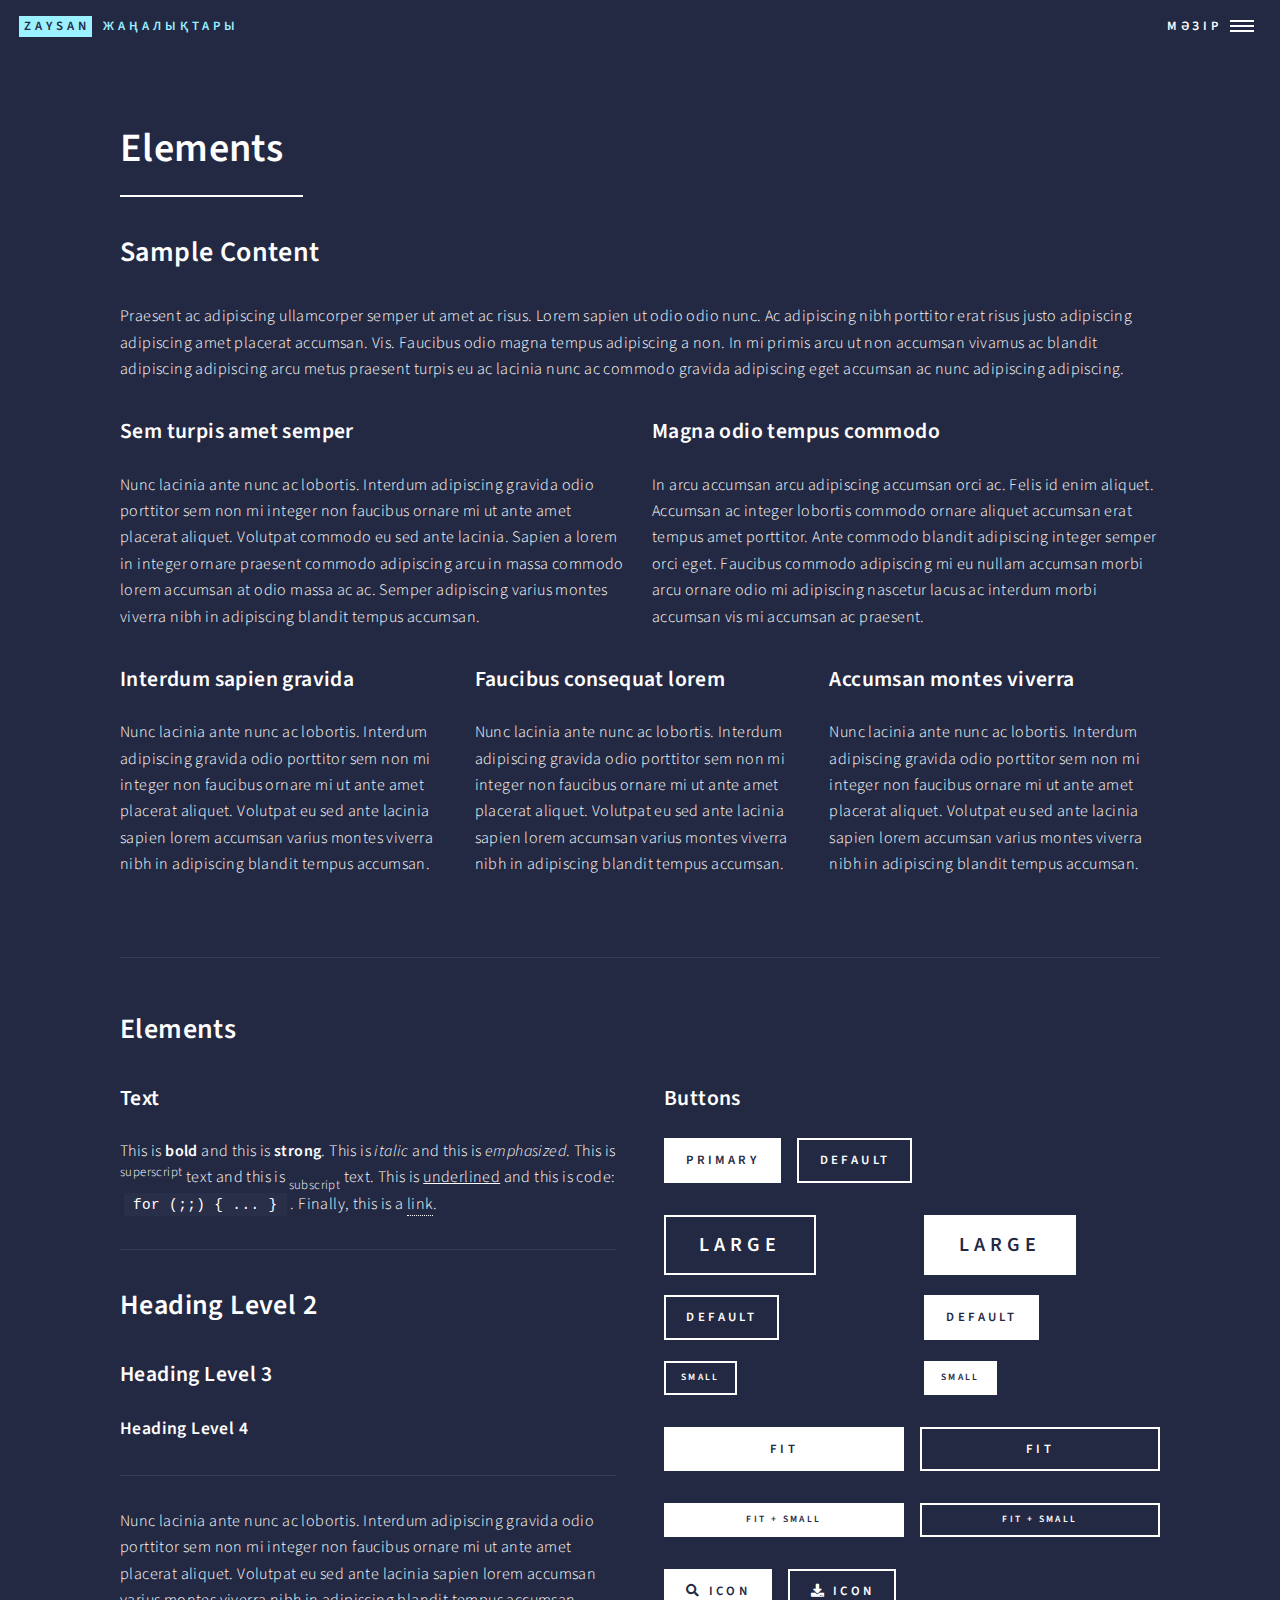
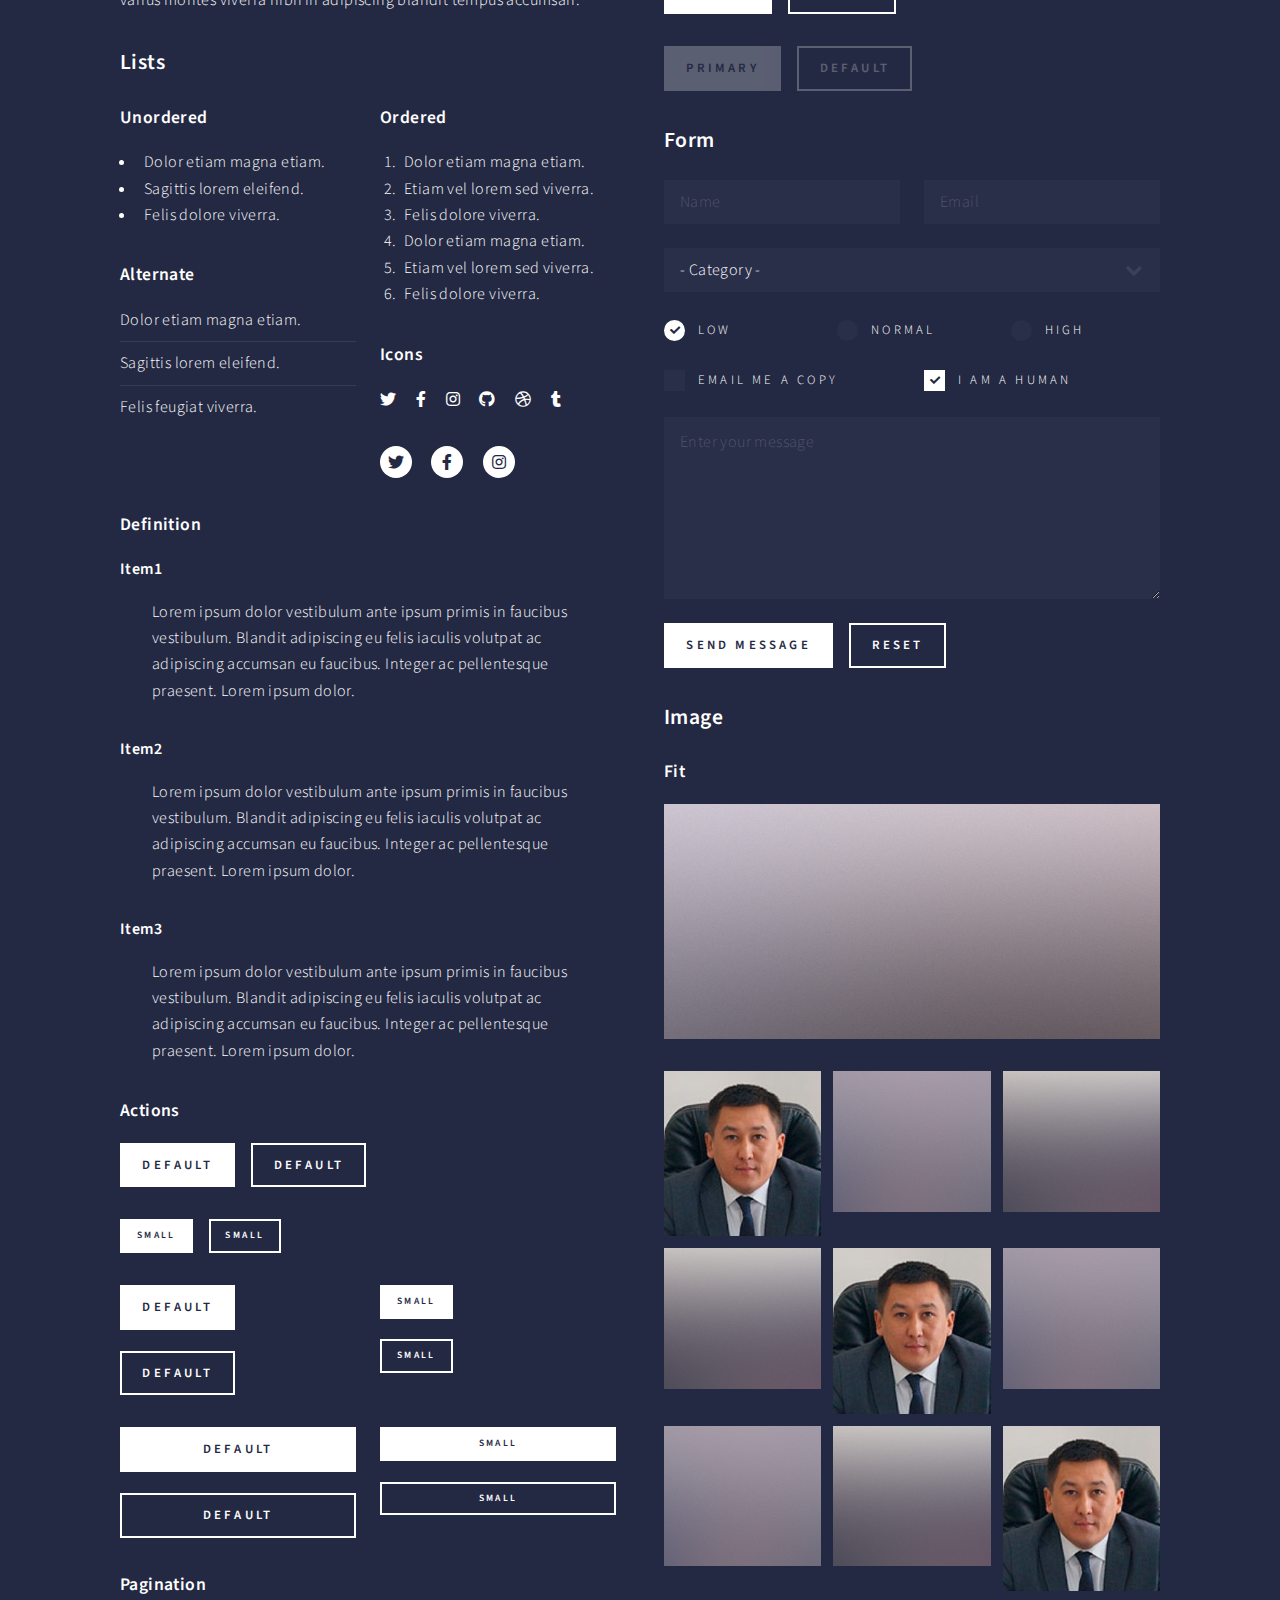
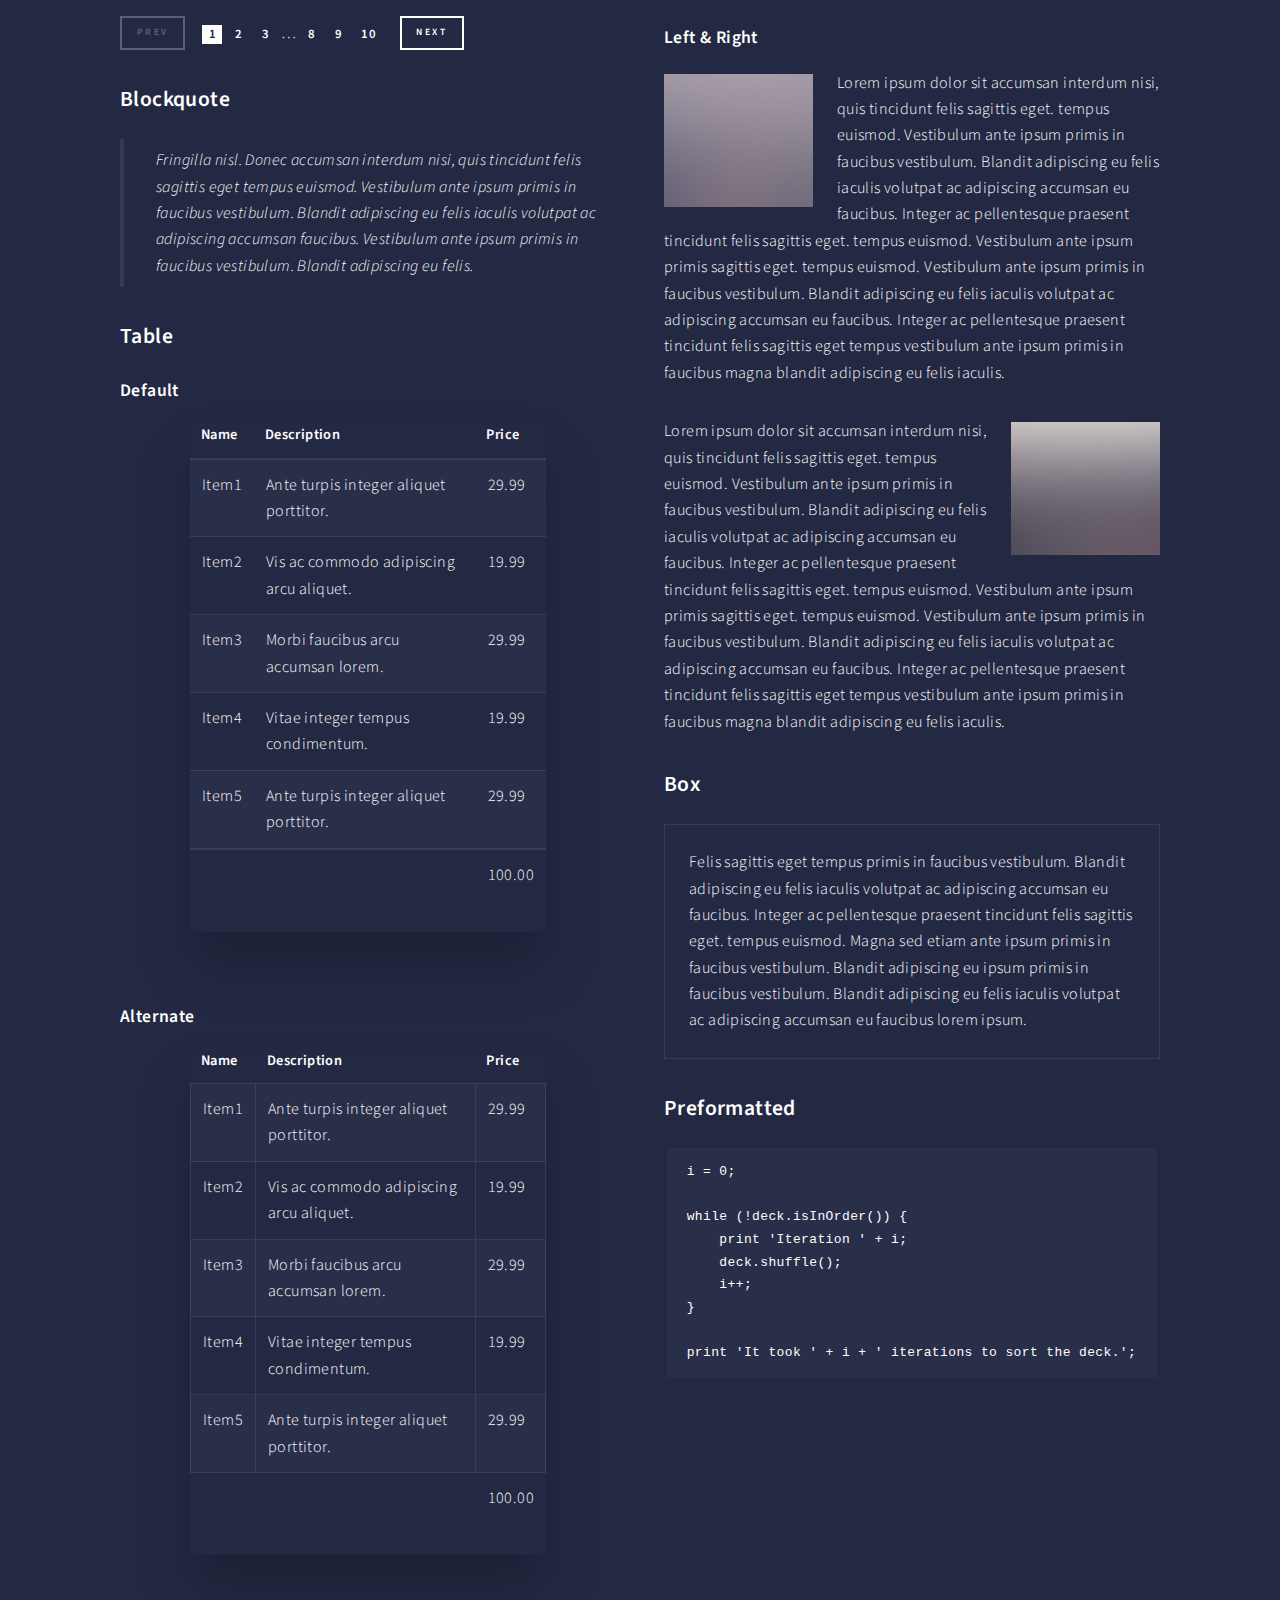
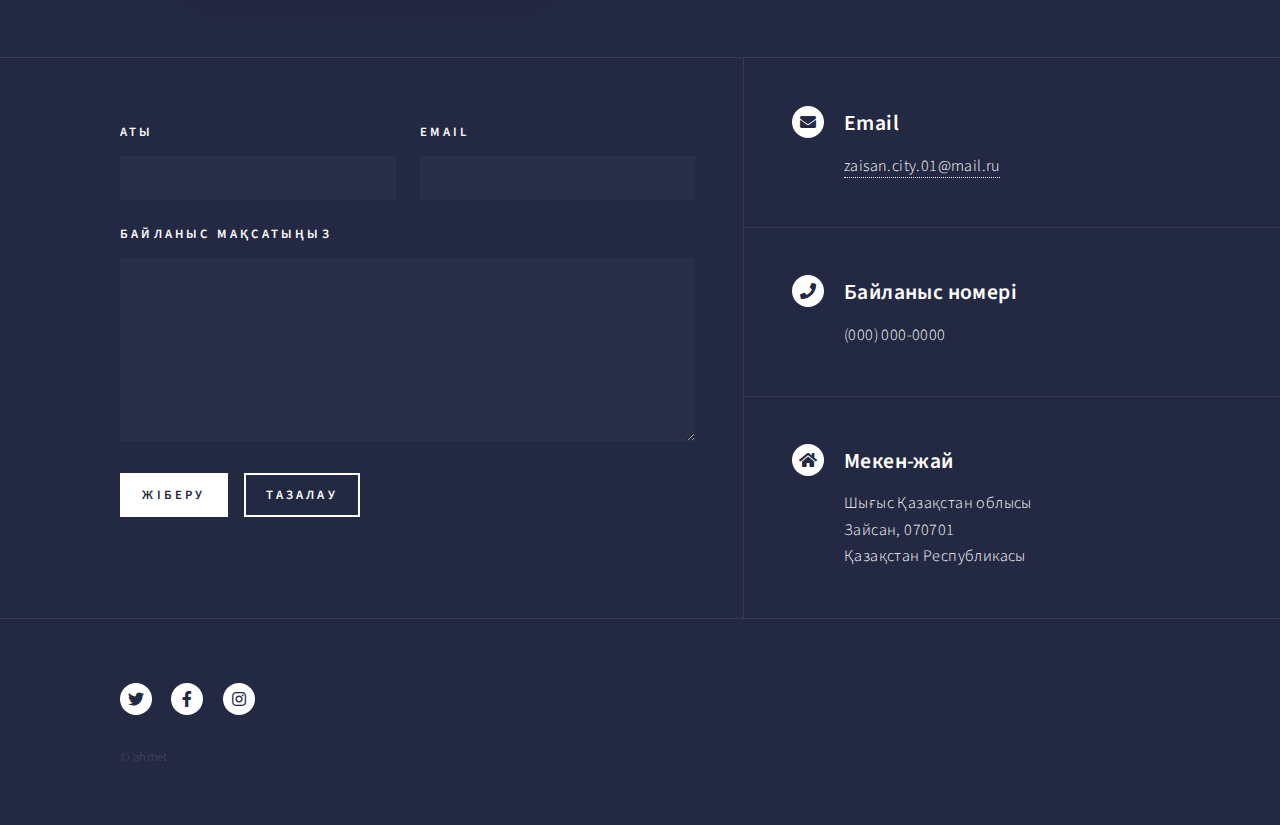
<file: elements.html>
<!DOCTYPE HTML>
<!--
	Forty by HTML5 UP
	html5up.net | @ajlkn
	Free for personal and commercial use under the CCA 3.0 license (html5up.net/license)
-->
<html>
	<head>
		<title>Elements - Forty by HTML5 UP</title>
		<meta charset="utf-8" />
		<meta name="viewport" content="width=device-width, initial-scale=1, user-scalable=no" />
		<link rel="stylesheet" href="assets/css/main.css" />
		<noscript><link rel="stylesheet" href="assets/css/noscript.css" /></noscript>
	</head>
	<body class="is-preload">

		<!-- Wrapper -->
			<div id="wrapper">

				<!-- Header -->
				<header id="header" class="alt">
					<a href="index.html" class="logo"><strong>Zaysan</strong> <span>жаңалықтары</span></a>
					<nav>
						<a href="#menu">Мәзір</a>
					</nav>
				</header>

			<!-- Menu -->
				<nav id="menu">
					<ul class="links">
						<li><a href="index.html">Басты бет</a></li>
						<li><a href="landing.html">Әкімдік басқармасы</a></li>
						<li><a href="generic.html">Қала туралы</a></li>
						<li><a href="elements.html">c</a></li>
					</ul>
					<ul class="actions stacked">
						<li><a href="#" class="button primary fit">Get Started</a></li>
						<li><a href="http://localhost/ahmet/admin" class="button fit">admin</a></li>
					</ul>
				</nav>

				<!-- Main -->
					<div id="main" class="alt">

						<!-- One -->
							<section id="one">
								<div class="inner">
									<header class="major">
										<h1>Elements</h1>
									</header>

									<!-- Content -->
										<h2 id="content">Sample Content</h2>
										<p>Praesent ac adipiscing ullamcorper semper ut amet ac risus. Lorem sapien ut odio odio nunc. Ac adipiscing nibh porttitor erat risus justo adipiscing adipiscing amet placerat accumsan. Vis. Faucibus odio magna tempus adipiscing a non. In mi primis arcu ut non accumsan vivamus ac blandit adipiscing adipiscing arcu metus praesent turpis eu ac lacinia nunc ac commodo gravida adipiscing eget accumsan ac nunc adipiscing adipiscing.</p>
										<div class="row">
											<div class="col-6 col-12-small">
												<h3>Sem turpis amet semper</h3>
												<p>Nunc lacinia ante nunc ac lobortis. Interdum adipiscing gravida odio porttitor sem non mi integer non faucibus ornare mi ut ante amet placerat aliquet. Volutpat commodo eu sed ante lacinia. Sapien a lorem in integer ornare praesent commodo adipiscing arcu in massa commodo lorem accumsan at odio massa ac ac. Semper adipiscing varius montes viverra nibh in adipiscing blandit tempus accumsan.</p>
											</div>
											<div class="col-6 col-12-small">
												<h3>Magna odio tempus commodo</h3>
												<p>In arcu accumsan arcu adipiscing accumsan orci ac. Felis id enim aliquet. Accumsan ac integer lobortis commodo ornare aliquet accumsan erat tempus amet porttitor. Ante commodo blandit adipiscing integer semper orci eget. Faucibus commodo adipiscing mi eu nullam accumsan morbi arcu ornare odio mi adipiscing nascetur lacus ac interdum morbi accumsan vis mi accumsan ac praesent.</p>
											</div>
											<!-- Break -->
											<div class="col-4 col-12-medium">
												<h3>Interdum sapien gravida</h3>
												<p>Nunc lacinia ante nunc ac lobortis. Interdum adipiscing gravida odio porttitor sem non mi integer non faucibus ornare mi ut ante amet placerat aliquet. Volutpat eu sed ante lacinia sapien lorem accumsan varius montes viverra nibh in adipiscing blandit tempus accumsan.</p>
											</div>
											<div class="col-4 col-12-medium">
												<h3>Faucibus consequat lorem</h3>
												<p>Nunc lacinia ante nunc ac lobortis. Interdum adipiscing gravida odio porttitor sem non mi integer non faucibus ornare mi ut ante amet placerat aliquet. Volutpat eu sed ante lacinia sapien lorem accumsan varius montes viverra nibh in adipiscing blandit tempus accumsan.</p>
											</div>
											<div class="col-4 col-12-medium">
												<h3>Accumsan montes viverra</h3>
												<p>Nunc lacinia ante nunc ac lobortis. Interdum adipiscing gravida odio porttitor sem non mi integer non faucibus ornare mi ut ante amet placerat aliquet. Volutpat eu sed ante lacinia sapien lorem accumsan varius montes viverra nibh in adipiscing blandit tempus accumsan.</p>
											</div>
										</div>

									<hr class="major" />

									<!-- Elements -->
										<h2 id="elements">Elements</h2>
										<div class="row gtr-200">
											<div class="col-6 col-12-medium">

												<!-- Text stuff -->
													<h3>Text</h3>
													<p>This is <b>bold</b> and this is <strong>strong</strong>. This is <i>italic</i> and this is <em>emphasized</em>.
													This is <sup>superscript</sup> text and this is <sub>subscript</sub> text.
													This is <u>underlined</u> and this is code: <code>for (;;) { ... }</code>.
													Finally, this is a <a href="#">link</a>.</p>
													<hr />
													<h2>Heading Level 2</h2>
													<h3>Heading Level 3</h3>
													<h4>Heading Level 4</h4>
													<hr />
													<p>Nunc lacinia ante nunc ac lobortis. Interdum adipiscing gravida odio porttitor sem non mi integer non faucibus ornare mi ut ante amet placerat aliquet. Volutpat eu sed ante lacinia sapien lorem accumsan varius montes viverra nibh in adipiscing blandit tempus accumsan.</p>

												<!-- Lists -->
													<h3>Lists</h3>
													<div class="row">
														<div class="col-6 col-12-small">

															<h4>Unordered</h4>
															<ul>
																<li>Dolor etiam magna etiam.</li>
																<li>Sagittis lorem eleifend.</li>
																<li>Felis dolore viverra.</li>
															</ul>

															<h4>Alternate</h4>
															<ul class="alt">
																<li>Dolor etiam magna etiam.</li>
																<li>Sagittis lorem eleifend.</li>
																<li>Felis feugiat viverra.</li>
															</ul>

														</div>
														<div class="col-6 col-12-small">

															<h4>Ordered</h4>
															<ol>
																<li>Dolor etiam magna etiam.</li>
																<li>Etiam vel lorem sed viverra.</li>
																<li>Felis dolore viverra.</li>
																<li>Dolor etiam magna etiam.</li>
																<li>Etiam vel lorem sed viverra.</li>
																<li>Felis dolore viverra.</li>
															</ol>

															<h4>Icons</h4>
															<ul class="icons">
																<li><a href="#" class="icon brands fa-twitter"><span class="label">Twitter</span></a></li>
																<li><a href="#" class="icon brands fa-facebook-f"><span class="label">Facebook</span></a></li>
																<li><a href="#" class="icon brands fa-instagram"><span class="label">Instagram</span></a></li>
																<li><a href="#" class="icon brands fa-github"><span class="label">Github</span></a></li>
																<li><a href="#" class="icon brands fa-dribbble"><span class="label">Dribbble</span></a></li>
																<li><a href="#" class="icon brands fa-tumblr"><span class="label">Tumblr</span></a></li>
															</ul>
															<ul class="icons">
																<li><a href="#" class="icon brands alt fa-twitter"><span class="label">Twitter</span></a></li>
																<li><a href="#" class="icon brands alt fa-facebook-f"><span class="label">Facebook</span></a></li>
																<li><a href="#" class="icon brands alt fa-instagram"><span class="label">Instagram</span></a></li>
															</ul>

														</div>
													</div>
													<h4>Definition</h4>
													<dl>
														<dt>Item1</dt>
														<dd>
															<p>Lorem ipsum dolor vestibulum ante ipsum primis in faucibus vestibulum. Blandit adipiscing eu felis iaculis volutpat ac adipiscing accumsan eu faucibus. Integer ac pellentesque praesent. Lorem ipsum dolor.</p>
														</dd>
														<dt>Item2</dt>
														<dd>
															<p>Lorem ipsum dolor vestibulum ante ipsum primis in faucibus vestibulum. Blandit adipiscing eu felis iaculis volutpat ac adipiscing accumsan eu faucibus. Integer ac pellentesque praesent. Lorem ipsum dolor.</p>
														</dd>
														<dt>Item3</dt>
														<dd>
															<p>Lorem ipsum dolor vestibulum ante ipsum primis in faucibus vestibulum. Blandit adipiscing eu felis iaculis volutpat ac adipiscing accumsan eu faucibus. Integer ac pellentesque praesent. Lorem ipsum dolor.</p>
														</dd>
													</dl>

													<h4>Actions</h4>
													<ul class="actions">
														<li><a href="#" class="button primary">Default</a></li>
														<li><a href="#" class="button">Default</a></li>
													</ul>
													<ul class="actions small">
														<li><a href="#" class="button primary small">Small</a></li>
														<li><a href="#" class="button small">Small</a></li>
													</ul>
													<div class="row">
														<div class="col-6 col-12-small">
															<ul class="actions stacked">
																<li><a href="#" class="button primary">Default</a></li>
																<li><a href="#" class="button">Default</a></li>
															</ul>
														</div>
														<div class="col-6 col-12-small">
															<ul class="actions stacked">
																<li><a href="#" class="button primary small">Small</a></li>
																<li><a href="#" class="button small">Small</a></li>
															</ul>
														</div>
														<div class="col-6 col-12-small">
															<ul class="actions stacked">
																<li><a href="#" class="button primary fit">Default</a></li>
																<li><a href="#" class="button fit">Default</a></li>
															</ul>
														</div>
														<div class="col-6 col-12-small">
															<ul class="actions stacked">
																<li><a href="#" class="button primary small fit">Small</a></li>
																<li><a href="#" class="button small fit">Small</a></li>
															</ul>
														</div>
													</div>

													<h4>Pagination</h4>
													<ul class="pagination">
														<li><span class="button small disabled">Prev</span></li>
														<li><a href="#" class="page active">1</a></li>
														<li><a href="#" class="page">2</a></li>
														<li><a href="#" class="page">3</a></li>
														<li><span>&hellip;</span></li>
														<li><a href="#" class="page">8</a></li>
														<li><a href="#" class="page">9</a></li>
														<li><a href="#" class="page">10</a></li>
														<li><a href="#" class="button small">Next</a></li>
													</ul>

												<!-- Blockquote -->
													<h3>Blockquote</h3>
													<blockquote>Fringilla nisl. Donec accumsan interdum nisi, quis tincidunt felis sagittis eget tempus euismod. Vestibulum ante ipsum primis in faucibus vestibulum. Blandit adipiscing eu felis iaculis volutpat ac adipiscing accumsan faucibus. Vestibulum ante ipsum primis in faucibus vestibulum. Blandit adipiscing eu felis.</blockquote>

												<!-- Table -->
													<h3>Table</h3>

													<h4>Default</h4>
													<div class="table-wrapper">
														<table>
															<thead>
																<tr>
																	<th>Name</th>
																	<th>Description</th>
																	<th>Price</th>
																</tr>
															</thead>
															<tbody>
																<tr>
																	<td>Item1</td>
																	<td>Ante turpis integer aliquet porttitor.</td>
																	<td>29.99</td>
																</tr>
																<tr>
																	<td>Item2</td>
																	<td>Vis ac commodo adipiscing arcu aliquet.</td>
																	<td>19.99</td>
																</tr>
																<tr>
																	<td>Item3</td>
																	<td> Morbi faucibus arcu accumsan lorem.</td>
																	<td>29.99</td>
																</tr>
																<tr>
																	<td>Item4</td>
																	<td>Vitae integer tempus condimentum.</td>
																	<td>19.99</td>
																</tr>
																<tr>
																	<td>Item5</td>
																	<td>Ante turpis integer aliquet porttitor.</td>
																	<td>29.99</td>
																</tr>
															</tbody>
															<tfoot>
																<tr>
																	<td colspan="2"></td>
																	<td>100.00</td>
																</tr>
															</tfoot>
														</table>
													</div>

													<h4>Alternate</h4>
													<div class="table-wrapper">
														<table class="alt">
															<thead>
																<tr>
																	<th>Name</th>
																	<th>Description</th>
																	<th>Price</th>
																</tr>
															</thead>
															<tbody>
																<tr>
																	<td>Item1</td>
																	<td>Ante turpis integer aliquet porttitor.</td>
																	<td>29.99</td>
																</tr>
																<tr>
																	<td>Item2</td>
																	<td>Vis ac commodo adipiscing arcu aliquet.</td>
																	<td>19.99</td>
																</tr>
																<tr>
																	<td>Item3</td>
																	<td> Morbi faucibus arcu accumsan lorem.</td>
																	<td>29.99</td>
																</tr>
																<tr>
																	<td>Item4</td>
																	<td>Vitae integer tempus condimentum.</td>
																	<td>19.99</td>
																</tr>
																<tr>
																	<td>Item5</td>
																	<td>Ante turpis integer aliquet porttitor.</td>
																	<td>29.99</td>
																</tr>
															</tbody>
															<tfoot>
																<tr>
																	<td colspan="2"></td>
																	<td>100.00</td>
																</tr>
															</tfoot>
														</table>
													</div>

											</div>
											<div class="col-6 col-12-medium">

												<!-- Buttons -->
													<h3>Buttons</h3>
													<ul class="actions">
														<li><a href="#" class="button primary">Primary</a></li>
														<li><a href="#" class="button">Default</a></li>
													</ul>
													<div class="row">
														<div class="col-6 col-12-xsmall">
															<ul class="actions stacked">
																<li><a href="#" class="button large">Large</a></li>
																<li><a href="#" class="button">Default</a></li>
																<li><a href="#" class="button small">Small</a></li>
															</ul>
														</div>
														<div class="col-6 col-12-xsmall">
															<ul class="actions stacked">
																<li><a href="#" class="button primary large">Large</a></li>
																<li><a href="#" class="button primary">Default</a></li>
																<li><a href="#" class="button primary small">Small</a></li>
															</ul>
														</div>
													</div>
													<ul class="actions fit">
														<li><a href="#" class="button primary fit">Fit</a></li>
														<li><a href="#" class="button fit">Fit</a></li>
													</ul>
													<ul class="actions fit small">
														<li><a href="#" class="button primary fit small">Fit + Small</a></li>
														<li><a href="#" class="button fit small">Fit + Small</a></li>
													</ul>
													<ul class="actions">
														<li><a href="#" class="button primary icon solid fa-search">Icon</a></li>
														<li><a href="#" class="button icon solid fa-download">Icon</a></li>
													</ul>
													<ul class="actions">
														<li><span class="button primary disabled">Primary</span></li>
														<li><span class="button disabled">Default</span></li>
													</ul>

												<!-- Form -->
													<h3>Form</h3>

													<form method="post" action="#">
														<div class="row gtr-uniform">
															<div class="col-6 col-12-xsmall">
																<input type="text" name="demo-name" id="demo-name" value="" placeholder="Name" />
															</div>
															<div class="col-6 col-12-xsmall">
																<input type="email" name="demo-email" id="demo-email" value="" placeholder="Email" />
															</div>
															<!-- Break -->
															<div class="col-12">
																<select name="demo-category" id="demo-category">
																	<option value="">- Category -</option>
																	<option value="1">Manufacturing</option>
																	<option value="1">Shipping</option>
																	<option value="1">Administration</option>
																	<option value="1">Human Resources</option>
																</select>
															</div>
															<!-- Break -->
															<div class="col-4 col-12-small">
																<input type="radio" id="demo-priority-low" name="demo-priority" checked>
																<label for="demo-priority-low">Low</label>
															</div>
															<div class="col-4 col-12-small">
																<input type="radio" id="demo-priority-normal" name="demo-priority">
																<label for="demo-priority-normal">Normal</label>
															</div>
															<div class="col-4 col-12-small">
																<input type="radio" id="demo-priority-high" name="demo-priority">
																<label for="demo-priority-high">High</label>
															</div>
															<!-- Break -->
															<div class="col-6 col-12-small">
																<input type="checkbox" id="demo-copy" name="demo-copy">
																<label for="demo-copy">Email me a copy</label>
															</div>
															<div class="col-6 col-12-small">
																<input type="checkbox" id="demo-human" name="demo-human" checked>
																<label for="demo-human">I am a human</label>
															</div>
															<!-- Break -->
															<div class="col-12">
																<textarea name="demo-message" id="demo-message" placeholder="Enter your message" rows="6"></textarea>
															</div>
															<!-- Break -->
															<div class="col-12">
																<ul class="actions">
																	<li><input type="submit" value="Send Message" class="primary" /></li>
																	<li><input type="reset" value="Reset" /></li>
																</ul>
															</div>
														</div>
													</form>

												<!-- Image -->
													<h3>Image</h3>

													<h4>Fit</h4>
													<span class="image fit"><img src="images/pic03.jpg" alt="" /></span>
													<div class="box alt">
														<div class="row gtr-50 gtr-uniform">
															<div class="col-4"><span class="image fit"><img src="images/pic08.jpg" alt="" /></span></div>
															<div class="col-4"><span class="image fit"><img src="images/pic09.jpg" alt="" /></span></div>
															<div class="col-4"><span class="image fit"><img src="images/pic10.jpg" alt="" /></span></div>
															<!-- Break -->
															<div class="col-4"><span class="image fit"><img src="images/pic10.jpg" alt="" /></span></div>
															<div class="col-4"><span class="image fit"><img src="images/pic08.jpg" alt="" /></span></div>
															<div class="col-4"><span class="image fit"><img src="images/pic09.jpg" alt="" /></span></div>
															<!-- Break -->
															<div class="col-4"><span class="image fit"><img src="images/pic09.jpg" alt="" /></span></div>
															<div class="col-4"><span class="image fit"><img src="images/pic10.jpg" alt="" /></span></div>
															<div class="col-4"><span class="image fit"><img src="images/pic08.jpg" alt="" /></span></div>
														</div>
													</div>

													<h4>Left &amp; Right</h4>
													<p><span class="image left"><img src="images/pic09.jpg" alt="" /></span>Lorem ipsum dolor sit accumsan interdum nisi, quis tincidunt felis sagittis eget. tempus euismod. Vestibulum ante ipsum primis in faucibus vestibulum. Blandit adipiscing eu felis iaculis volutpat ac adipiscing accumsan eu faucibus. Integer ac pellentesque praesent tincidunt felis sagittis eget. tempus euismod. Vestibulum ante ipsum primis sagittis eget. tempus euismod. Vestibulum ante ipsum primis in faucibus vestibulum. Blandit adipiscing eu felis iaculis volutpat ac adipiscing accumsan eu faucibus. Integer ac pellentesque praesent tincidunt felis sagittis eget tempus vestibulum ante ipsum primis in faucibus magna blandit adipiscing eu felis iaculis.</p>
													<p><span class="image right"><img src="images/pic10.jpg" alt="" /></span>Lorem ipsum dolor sit accumsan interdum nisi, quis tincidunt felis sagittis eget. tempus euismod. Vestibulum ante ipsum primis in faucibus vestibulum. Blandit adipiscing eu felis iaculis volutpat ac adipiscing accumsan eu faucibus. Integer ac pellentesque praesent tincidunt felis sagittis eget. tempus euismod. Vestibulum ante ipsum primis sagittis eget. tempus euismod. Vestibulum ante ipsum primis in faucibus vestibulum. Blandit adipiscing eu felis iaculis volutpat ac adipiscing accumsan eu faucibus. Integer ac pellentesque praesent tincidunt felis sagittis eget tempus vestibulum ante ipsum primis in faucibus magna blandit adipiscing eu felis iaculis.</p>

												<!-- Box -->
													<h3>Box</h3>
													<div class="box">
														<p>Felis sagittis eget tempus primis in faucibus vestibulum. Blandit adipiscing eu felis iaculis volutpat ac adipiscing accumsan eu faucibus. Integer ac pellentesque praesent tincidunt felis sagittis eget. tempus euismod. Magna sed etiam ante ipsum primis in faucibus vestibulum. Blandit adipiscing eu ipsum primis in faucibus vestibulum. Blandit adipiscing eu felis iaculis volutpat ac adipiscing accumsan eu faucibus lorem ipsum.</p>
													</div>

												<!-- Preformatted Code -->
													<h3>Preformatted</h3>
													<pre><code>i = 0;

while (!deck.isInOrder()) {
    print 'Iteration ' + i;
    deck.shuffle();
    i++;
}

print 'It took ' + i + ' iterations to sort the deck.';
</code></pre>

											</div>
										</div>

								</div>
							</section>

					</div>

				<!-- Contact -->
				<section id="contact">
					<div class="inner">
						<section>
							<form method="post" action="#">
								<div class="fields">
									<div class="field half">
										<label for="name">Аты</label>
										<input type="text" name="name" id="name" />
									</div>
									<div class="field half">
										<label for="email">Email</label>
										<input type="text" name="email" id="email" />
									</div>
									<div class="field">
										<label for="message">Байланыс мақсатыңыз</label>
										<textarea name="message" id="message" rows="6"></textarea>
									</div>
								</div>
								<ul class="actions">
									<li><input type="submit" value="жіберу" class="primary" /></li>
									<li><input type="reset" value="тазалау" /></li>
								</ul>
							</form>
						</section>
						<section class="split">
							<section>
								<div class="contact-method">
									<span class="icon solid alt fa-envelope"></span>
									<h3>Email</h3>
									<a href="#"> zaisan.city.01@mail.ru</a>
								</div>
							</section>
							<section>
								<div class="contact-method">
									<span class="icon solid alt fa-phone"></span>
									<h3>Байланыс номері</h3>
									<span>(000) 000-0000 </span>
								</div>
							</section>
							<section>
								<div class="contact-method">
									<span class="icon solid alt fa-home"></span>
									<h3>Мекен-жай</h3>
									<span>Шығыс Қазақстан облысы<br />
									Зайсан, 070701<br />
									Қазақстан Республикасы</span>
								</div>
							</section>
						</section>
					</div>
				</section>

			<!-- Footer -->
				<footer id="footer">
					<div class="inner">
						<ul class="icons">
							<li><a href="#" class="icon brands alt fa-twitter"><span class="label">Twitter</span></a></li>
							<li><a href="https://www.facebook.com/people/%D0%97%D0%B0%D0%B9%D1%81%D0%B0%D0%BD-%D0%90%D1%83%D0%B4%D0%B0%D0%BD%D0%B4%D1%8B%D2%9B-%D0%9A%D1%96%D1%82%D0%B0%D0%BF%D1%85%D0%B0%D0%BD%D0%B0/100015619062466/" class="icon brands alt fa-facebook-f"><span class="label">Facebook</span></a></li>
							<li><a href="https://www.instagram.com/zaisan_audany_akimdigi/" class="icon brands alt fa-instagram"><span class="label">Instagram</span></a></li>

							
						</ul>
						<ul class="copyright">
							<li>&copy; ahmet</li>
						</ul>
					</div>
				</footer>

		</div>

		<!-- Scripts -->
			<script src="assets/js/jquery.min.js"></script>
			<script src="assets/js/jquery.scrolly.min.js"></script>
			<script src="assets/js/jquery.scrollex.min.js"></script>
			<script src="assets/js/browser.min.js"></script>
			<script src="assets/js/breakpoints.min.js"></script>
			<script src="assets/js/util.js"></script>
			<script src="assets/js/main.js"></script>

	</body>
</html>
</file>
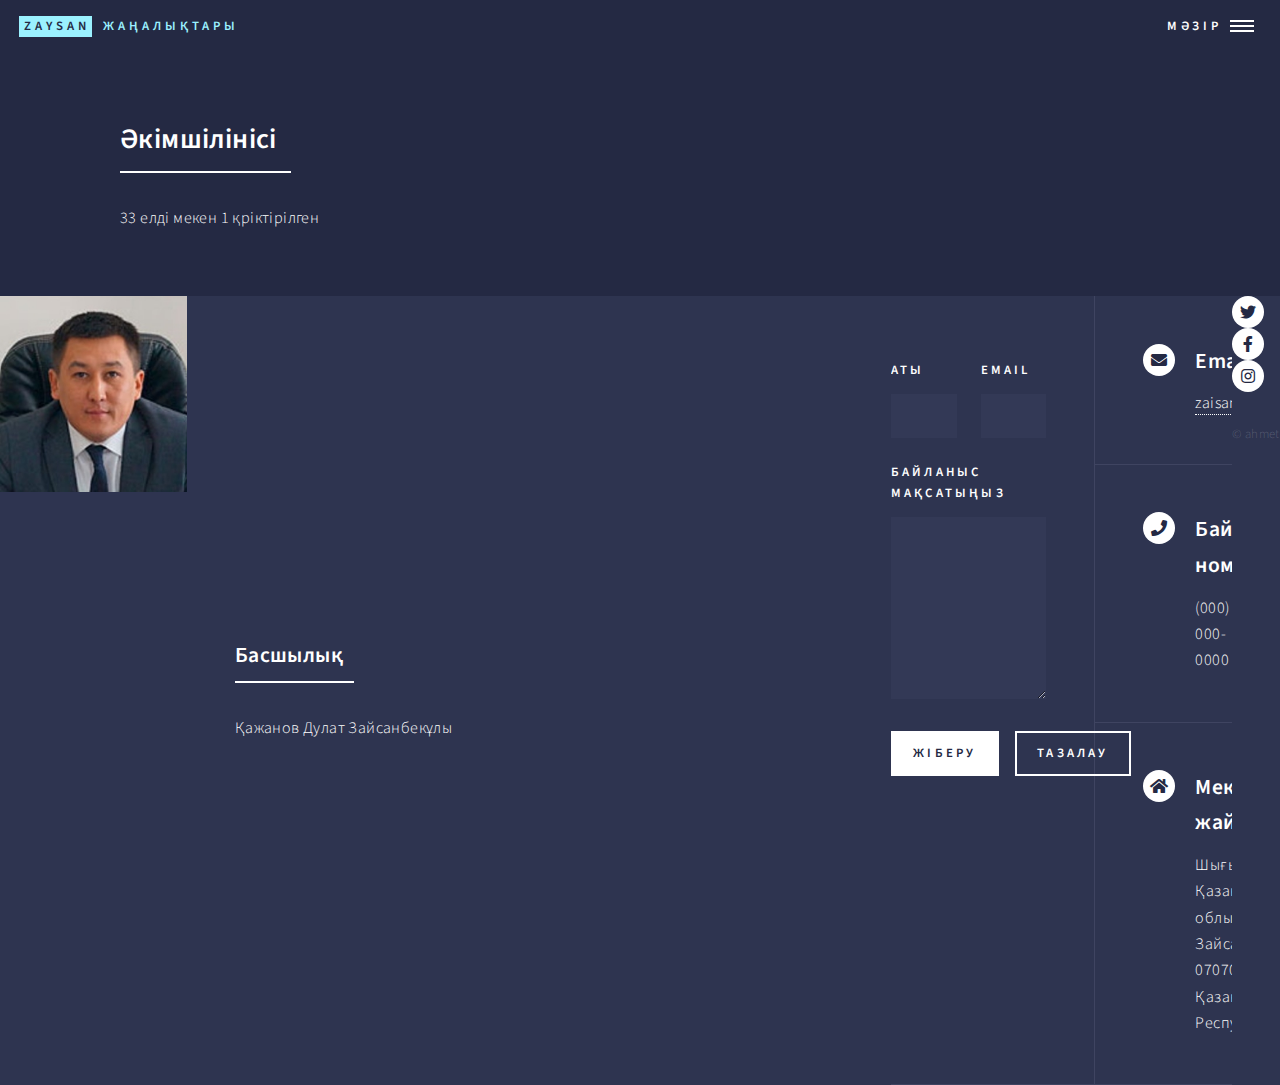
<file: generic2.html>
<!DOCTYPE HTML>
<!--
	Forty by HTML5 UP
	html5up.net | @ajlkn
	Free for personal and commercial use under the CCA 3.0 license (html5up.net/license)
-->
<html>
	<head>
		<title>Generic - Forty by HTML5 UP</title>
		<meta charset="utf-8" />
		<meta name="viewport" content="width=device-width, initial-scale=1, user-scalable=no" />
		<link rel="stylesheet" href="assets/css/main.css" />
		<noscript><link rel="stylesheet" href="assets/css/noscript.css" /></noscript>
	</head>
	<body class="is-preload">

		<!-- Wrapper -->
			<div id="wrapper">

				<!-- Header -->
				<header id="header" class="alt">
					<a href="index.html" class="logo"><strong>Zaysan</strong> <span>жаңалықтары</span></a>
					<nav>
						<a href="#menu">Мәзір</a>
					</nav>
				</header>

			<!-- Menu -->
				<nav id="menu">
					<ul class="links">
						<li><a href="index.html">Басты бет</a></li>
						<li><a href="landing.html">Әкімдік басқармасы</a></li>
						<li><a href="generic.html">Қала туралы</a></li>
						<li><a href="elements.html">cvsxvs</a></li>
					</ul>
					<ul class="actions stacked">
						<li><a href="#" class="button primary fit">Get Started</a></li>
						<li><a href="http://localhost/ahmet/admin" class="button fit">admin</a></li>
					</ul>
				</nav>

				
							<section id="one">
								<div class="inner">
									<header class="major">
										<h2>Әкімшілінісі</h2>
									</header>
									<p>33 елді мекен 1 қріктірілген</p>
								</div>
							</section>

						<!-- Two -->
							<section id="two" class="spotlights">
								<section>
									<a href="generic.html" class="image">
										<img src="images/pic08.jpg" alt="" data-position="center center" />
									</a>
									<div class="content">
										<div class="inner">
											<header class="major">
												<h3>Басшылық</h3>
											</header>
											<p>Қажанов Дулат Зайсанбекұлы <br>
												
											</p>
											
										</div>
									</div>
									
									<!-- Contact -->
				<section id="contact">
					<div class="inner">
						<section>
							<form method="post" action="#">
								<div class="fields">
									<div class="field half">
										<label for="name">Аты</label>
										<input type="text" name="name" id="name" />
									</div>
									<div class="field half">
										<label for="email">Email</label>
										<input type="text" name="email" id="email" />
									</div>
									<div class="field">
										<label for="message">Байланыс мақсатыңыз</label>
										<textarea name="message" id="message" rows="6"></textarea>
									</div>
								</div>
								<ul class="actions">
									<li><input type="submit" value="жіберу" class="primary" /></li>
									<li><input type="reset" value="тазалау" /></li>
								</ul>
							</form>
						</section>
						<section class="split">
							<section>
								<div class="contact-method">
									<span class="icon solid alt fa-envelope"></span>
									<h3>Email</h3>
									<a href="#"> zaisan.city.01@mail.ru</a>
								</div>
							</section>
							<section>
								<div class="contact-method">
									<span class="icon solid alt fa-phone"></span>
									<h3>Байланыс номері</h3>
									<span>(000) 000-0000 </span>
								</div>
							</section>
							<section>
								<div class="contact-method">
									<span class="icon solid alt fa-home"></span>
									<h3>Мекен-жай</h3>
									<span>Шығыс Қазақстан облысы<br />
									Зайсан, 070701<br />
									Қазақстан Республикасы</span>
								</div>
							</section>
						</section>
					</div>
				</section>

			<!-- Footer -->
				<footer id="footer">
					<div class="inner">
						<ul class="icons">
							<li><a href="#" class="icon brands alt fa-twitter"><span class="label">Twitter</span></a></li>
							<li><a href="https://www.facebook.com/people/%D0%97%D0%B0%D0%B9%D1%81%D0%B0%D0%BD-%D0%90%D1%83%D0%B4%D0%B0%D0%BD%D0%B4%D1%8B%D2%9B-%D0%9A%D1%96%D1%82%D0%B0%D0%BF%D1%85%D0%B0%D0%BD%D0%B0/100015619062466/" class="icon brands alt fa-facebook-f"><span class="label">Facebook</span></a></li>
							<li><a href="https://www.instagram.com/zaisan_audany_akimdigi/" class="icon brands alt fa-instagram"><span class="label">Instagram</span></a></li>

							
						</ul>
						<ul class="copyright">
							<li>&copy; ahmet</li>
						</ul>
					</div>
				</footer>

		</div>

		<!-- Scripts -->
			<script src="assets/js/jquery.min.js"></script>
			<script src="assets/js/jquery.scrolly.min.js"></script>
			<script src="assets/js/jquery.scrollex.min.js"></script>
			<script src="assets/js/browser.min.js"></script>
			<script src="assets/js/breakpoints.min.js"></script>
			<script src="assets/js/util.js"></script>
			<script src="assets/js/main.js"></script>

	</body>
</html>
</file>
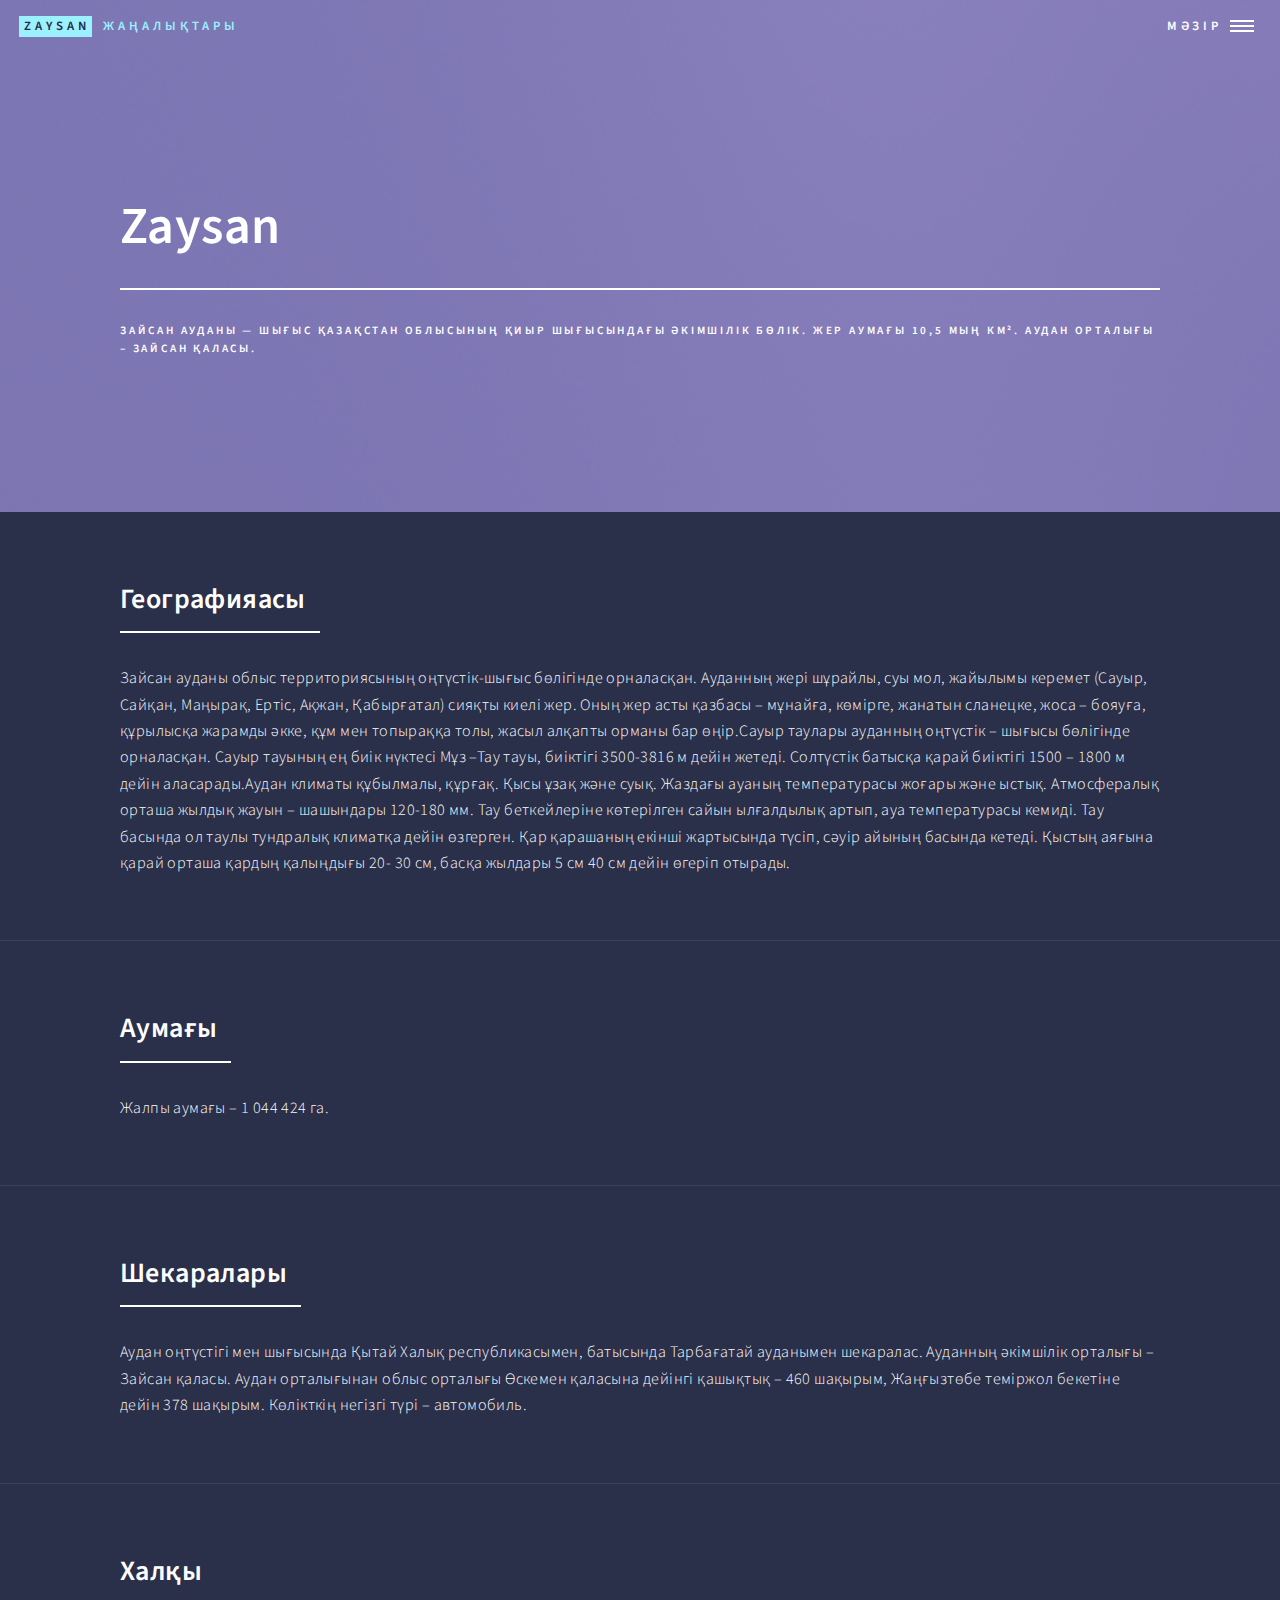
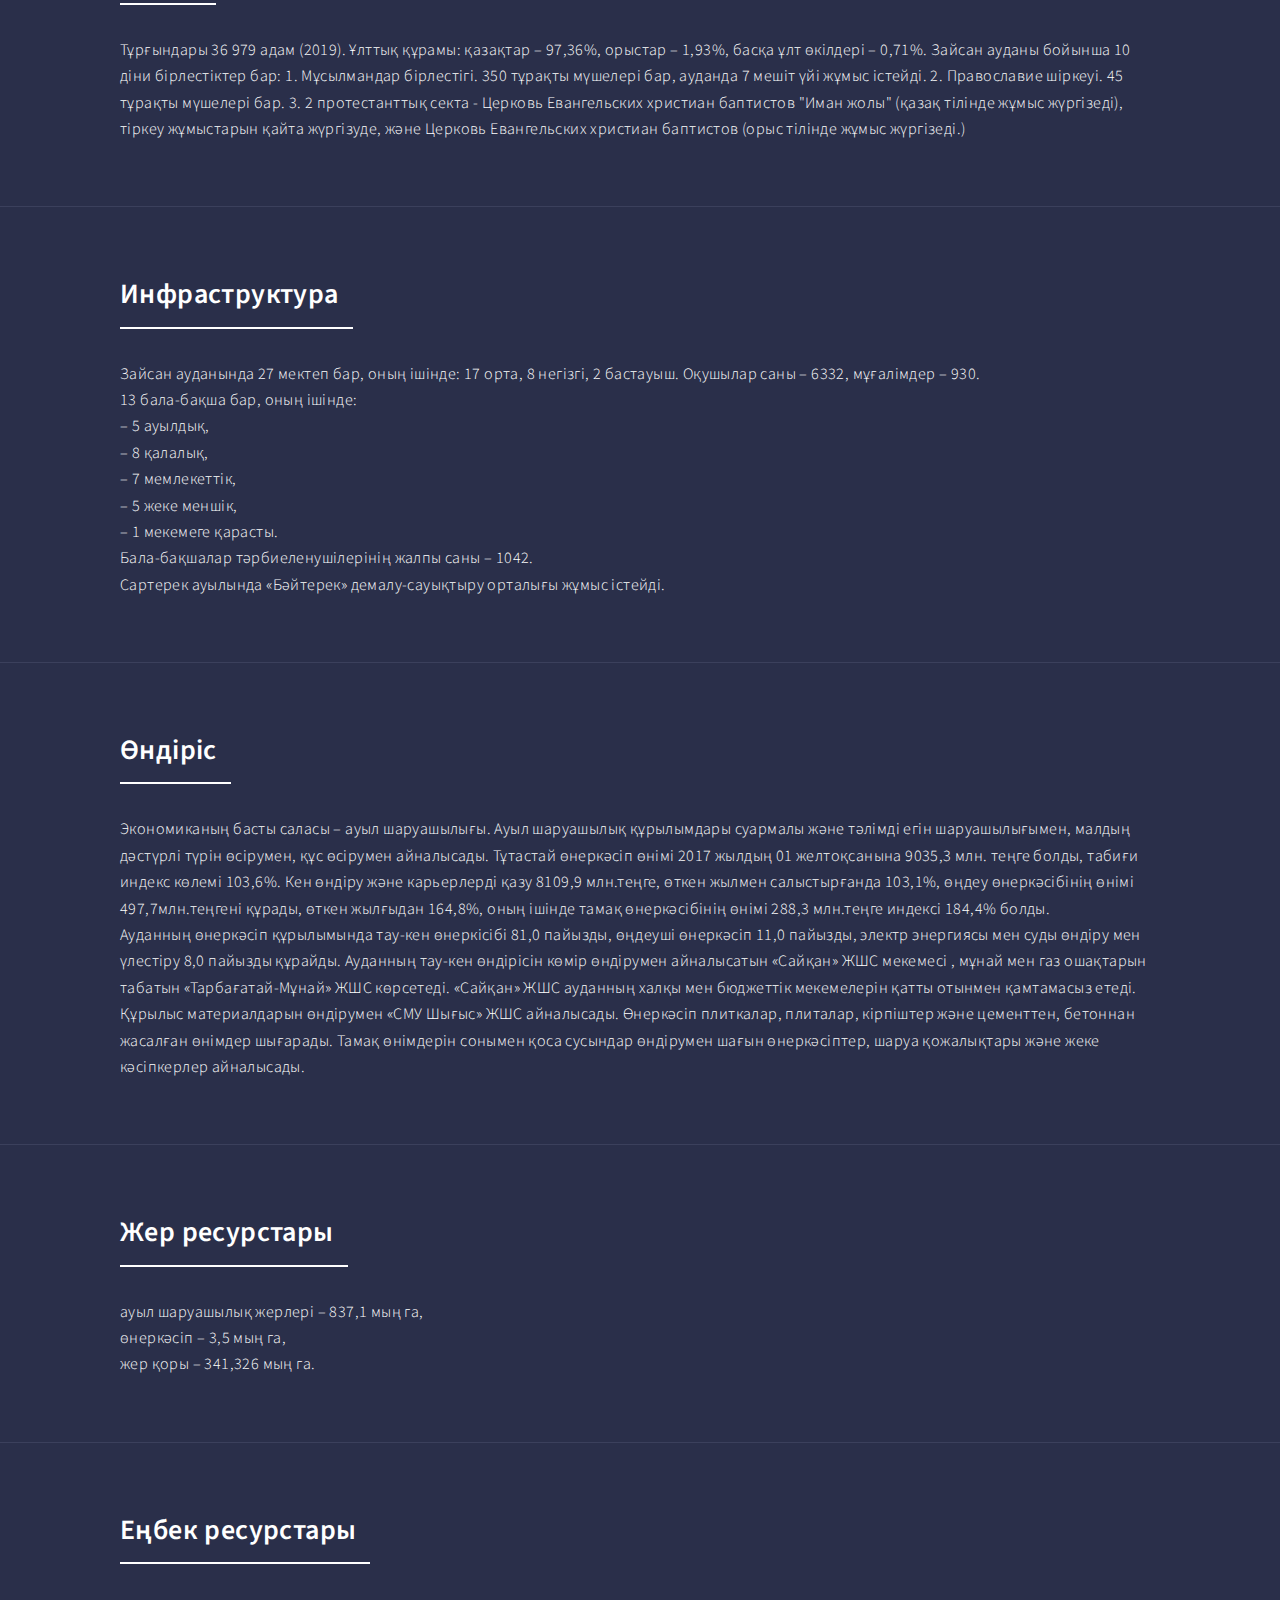
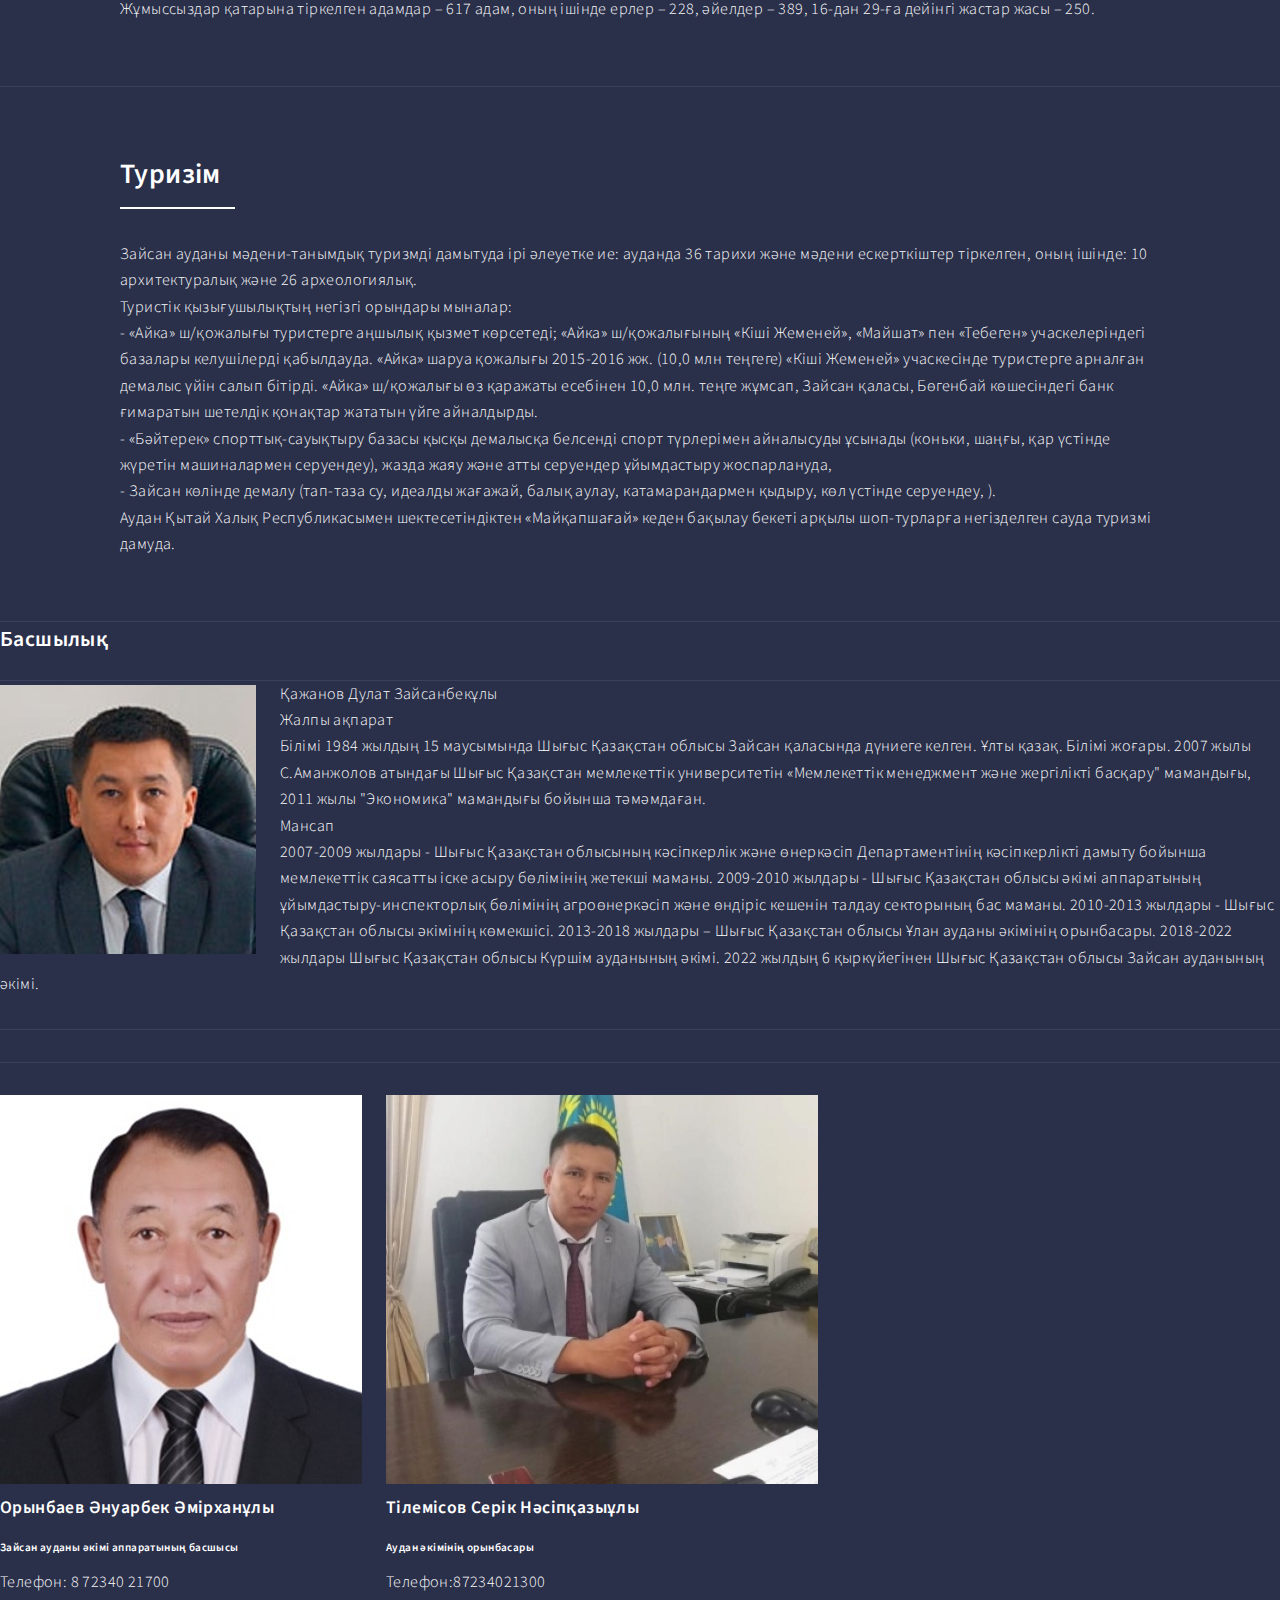
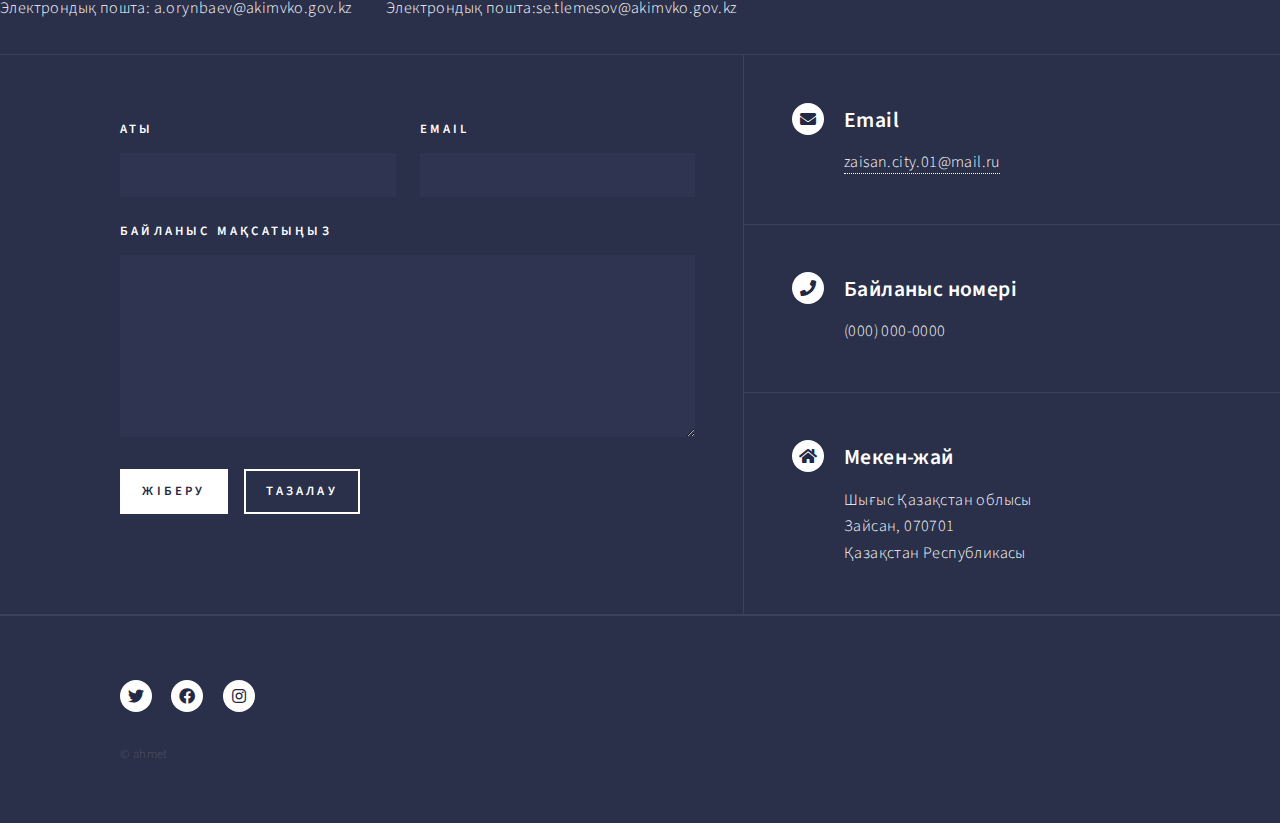
<file: landing.html>
<!DOCTYPE HTML>

<html>
	<head>
		<title>Landing - Forty by HTML5 UP</title>
		<meta charset="utf-8" />
		<meta name="viewport" content="width=device-width, initial-scale=1, user-scalable=no" />
		<link rel="stylesheet" href="assets/css/main.css" />
		<noscript><link rel="stylesheet" href="assets/css/noscript.css" /></noscript>
	</head>
	<body class="is-preload">

		
			<div id="wrapper">

				<!-- Header -->
				<header id="header" class="alt">
					<a href="index.html" class="logo"><strong>Zaysan</strong> <span>жаңалықтары</span></a>
					<nav>
						<a href="#menu">Мәзір</a>
					</nav>
				</header>

			<!-- Menu -->
				<nav id="menu">
					<ul class="links">
						<li><a href="index.html">Басты бет</a></li>
						<li><a href="landing.html">Әкімдік басқармасы</a></li>
						<li><a href="generic.html">Қала туралы</a></li>
						<li><a href="elements.html">c</a></li>
					</ul>
					<ul class="actions stacked">
						<li><a href="#" class="button primary fit">Get Started</a></li>
						<li><a href="#" class="button fit">Log In</a></li>
					</ul>
				</nav>

				<!-- Banner -->
				<!-- Note: The "styleN" class below should match that of the header element. -->
					<section id="banner" class="style2">
						<div class="inner">
							<span class="image">
								<img src="images/pic07.jpg" alt="" />
							</span>
							<header class="major">
								<h1>Zaysan</h1>
							</header>
							<div class="content">
								<p>Зайсан ауданы — Шығыс Қазақстан облысының қиыр шығысындағы әкімшілік бөлік. Жер аумағы 10,5 мың км². Аудан орталығы – Зайсан қаласы.</p>
							</div>
						</div>
					</section>

				<!-- Main -->
					<div id="main">

						<!-- One -->
							<section id="one">
								<div class="inner">
									<header class="major">
										<h2>Географияасы</h2>
									</header>
									<p>Зайсан ауданы облыс территориясының оңтүстік-шығыс бөлігінде орналасқан. Ауданның жері шұрайлы, суы мол, жайылымы керемет (Сауыр, Сайқан, Маңырақ, Ертіс, Ақжан, Қабырғатал) сияқты киелі жер. Оның жер асты қазбасы – мұнайға, көмірге, жанатын сланецке, жоса – бояуға, құрылысқа жарамды әкке, құм мен топыраққа толы, жасыл алқапты орманы бар өңір.Сауыр таулары ауданның оңтүстік – шығысы бөлігінде орналасқан. Сауыр тауының ең биік нүктесі Мұз –Тау тауы, биіктігі 3500-3816 м дейін жетеді. Солтүстік батысқа қарай биіктігі 1500 – 1800 м дейін аласарады.Аудан климаты құбылмалы, құрғақ. Қысы ұзақ және суық. Жаздағы ауаның температурасы жоғары және ыстық. Атмосфералық орташа жылдық жауын – шашындары 120-180 мм. Тау беткейлеріне көтерілген сайын ылғалдылық артып, ауа температурасы кемиді. Тау басында ол таулы тундралық климатқа дейін өзгерген. Қар қарашаның екінші жартысында түсіп, сәуір айының басында кетеді. Қыстың аяғына қарай орташа қардың қалыңдығы 20- 30 см, басқа жылдары 5 см 40 см дейін өгеріп отырады.</p>
								</div>
							</section>
							<section id="one">
								<div class="inner">
									<header class="major">
										<h2>Аумағы</h2>
									</header>
									<p>Жалпы аумағы – 1 044 424 га.  </p>
								</div>
							</section>
							<section id="one">
								<div class="inner">
									<header class="major">
										<h2>Шекаралары</h2>
									</header>
									<p>Аудан оңтүстігі мен шығысында Қытай Халық республикасымен, батысында Тарбағатай ауданымен шекаралас. Ауданның әкімшілік орталығы – Зайсан қаласы. Аудан орталығынан облыс орталығы Өскемен қаласына дейінгі қашықтық – 460 шақырым, Жаңғызтөбе теміржол бекетіне дейін 378 шақырым. Көлікткің негізгі түрі – автомобиль. </p>
								</div>
							</section>
							<section id="one">
								<div class="inner">
									<header class="major">
										<h2>Халқы</h2>
									</header>
									<p>Тұрғындары 36 979 адам (2019). Ұлттық құрамы: қазақтар – 97,36%, орыстар – 1,93%, басқа ұлт өкілдері – 0,71%.

										Зайсан ауданы бойынша 10 дiни бiрлестiктер бар: 1. Мұсылмандар бiрлестiгi. 350 тұрақты мүшелері бар, ауданда 7 мешіт үйі жұмыс істейді. 2. Православие шіркеуі. 45 тұрақты мүшелері бар. 3. 2 протестанттық секта - Церковь Евангельских христиан баптистов "Иман жолы" (қазақ тілінде жұмыс жүргізеді), тіркеу жұмыстарын қайта жүргізуде, және Церковь Евангельских христиан баптистов (орыс тілінде жұмыс жүргізеді.)</p>
								</div>
							</section>
							<section id="one">
								<div class="inner">
									<header class="major">
										<h2>Инфраструктура</h2>
									</header>
									<p>Зайсан ауданында 27 мектеп бар, оның ішінде: 17 орта, 8 негізгі, 2 бастауыш.
										Оқушылар саны – 6332, мұғалімдер – 930.<br>
										13 бала-бақша бар, оның ішінде:<br>
										– 5 ауылдық,<br>
										– 8 қалалық,<br>
										– 7 мемлекеттік,<br>
										– 5 жеке меншік,<br>
										– 1 мекемеге қарасты.<br>
										Бала-бақшалар тәрбиеленушілерінің жалпы саны – 1042.<br>
										Сартерек ауылында «Бәйтерек» демалу-сауықтыру орталығы жұмыс істейді.</p>
								</div>
							</section>
							<section id="one">
								<div class="inner">
									<header class="major">
										<h2>Өндіріс</h2>
									</header>
									<p>Экономиканың басты саласы – ауыл шаруашылығы. Ауыл шаруашылық құрылымдары суармалы және тәлімді егін шаруашылығымен, малдың дәстүрлі түрін өсірумен, құс өсірумен айналысады.
										Тұтастай өнеркәсіп өнімі  2017 жылдың 01 желтоқсанына  9035,3 млн. теңге болды, табиғи индекс көлемі 103,6%. Кен өндіру және карьерлерді қазу 8109,9 млн.теңге, өткен жылмен салыстырғанда 103,1%, өңдеу өнеркәсібінің өнімі  497,7млн.теңгені құрады, өткен жылғыдан 164,8%, оның ішінде тамақ өнеркәсібінің өнімі 288,3 млн.теңге индексі 184,4% болды.
										<br>
										Ауданның өнеркәсіп құрылымында тау-кен өнеркісібі 81,0 пайызды, өңдеуші өнеркәсіп 11,0 пайызды, электр энергиясы мен суды өндіру мен үлестіру 8,0 пайызды құрайды.     Ауданның тау-кен өндірісін көмір өндірумен айналысатын «Сайқан» ЖШС мекемесі , мұнай мен газ ошақтарын табатын «Тарбағатай-Мұнай» ЖШС көрсетеді. «Сайқан» ЖШС ауданның халқы мен бюджеттік мекемелерін қатты отынмен қамтамасыз етеді. Құрылыс материалдарын өндірумен «СМУ Шығыс» ЖШС айналысады. Өнеркәсіп плиткалар, плиталар, кірпіштер және цементтен, бетоннан жасалған өнімдер шығарады. Тамақ өнімдерін сонымен қоса сусындар өндірумен шағын өнеркәсіптер, шаруа қожалықтары және жеке кәсіпкерлер айналысады.</p>
								</div>
							</section>

							<section id="one">
								<div class="inner">
									<header class="major">
										<h2>Жер ресурстары</h2>
									</header>
									<p>ауыл шаруашылық жерлері – 837,1 мың га, <br>                                                    

										өнеркәсіп – 3,5 мың га,  <br>                                                                          
										
										жер қоры – 341,326 мың га.</p>
								</div>
							</section>
							<section id="one">
								<div class="inner">
									<header class="major">
										<h2>Еңбек ресурстары</h2>
									</header>
									<p>Жұмыссыздар қатарына тіркелген адамдар  – 617 адам, оның ішінде ерлер – 228, әйелдер – 389, 16-дан 29-ға дейінгі жастар жасы – 250.</p>
								</div>
							</section>
							<section id="one">
								<div class="inner">
									<header class="major">
										<h2>Туризім</h2>
									</header>
									<p>Зайсан ауданы мәдени-танымдық туризмді дамытуда  ірі әлеуетке ие: ауданда 36 тарихи және мәдени ескерткіштер тіркелген, оның ішінде: 10 архитектуралық және 26 археологиялық.<br>

										Туристік қызығушылықтың негізгі орындары мыналар:<br>
									   
									   - «Айка» ш/қожалығы туристерге аңшылық қызмет көрсетеді;   «Айка» ш/қожалығының «Кіші Жеменей», «Майшат» пен «Тебеген» учаскелеріндегі базалары келушілерді қабылдауда. «Айка» шаруа қожалығы 2015-2016 жж. (10,0 млн теңгеге) «Кіші Жеменей» учаскесінде туристерге арналған демалыс үйін салып бітірді. «Айка» ш/қожалығы өз қаражаты есебінен 10,0 млн. теңге жұмсап, Зайсан қаласы, Бөгенбай көшесіндегі банк ғимаратын шетелдік қонақтар жататын үйге айналдырды.<br>
									   
									   - «Бәйтерек» спорттық-сауықтыру базасы қысқы демалысқа белсенді спорт түрлерімен айналысуды ұсынады (коньки, шаңғы, қар үстінде жүретін машиналармен серуендеу),  жазда жаяу және атты серуендер ұйымдастыру жоспарлануда,  <br>
									   
												 - Зайсан көлінде демалу (тап-таза су, идеалды жағажай, балық аулау, катамарандармен қыдыру, көл үстінде серуендеу, ).<br>
									   
									   Аудан Қытай Халық Республикасымен шектесетіндіктен «Майқапшағай» кеден бақылау бекеті арқылы шоп-турларға негізделген сауда туризмі дамуда.</p>
								</div>
							</section>
							
							<h3 class="major">Басшылық</h3>
							<p><span class="image left"><img src="images/pic08.jpg" alt="" /></span>Қажанов Дулат Зайсанбекұлы <br>
								Жалпы ақпарат<br> Білімі
									1984 жылдың 15 маусымында Шығыс Қазақстан облысы Зайсан қаласында дүниеге келген. Ұлты қазақ. Білімі жоғары. 2007 жылы С.Аманжолов атындағы Шығыс Қазақстан мемлекеттік университетін «Мемлекеттік менеджмент және жергілікті басқару" мамандығы, 2011 жылы "Экономика" мамандығы бойынша тәмәмдаған.<br>

									Мансап<br>
									2007-2009 жылдары - Шығыс Қазақстан облысының кәсіпкерлік және өнеркәсіп Департаментінің кәсіпкерлікті дамыту бойынша мемлекеттік саясатты іске асыру бөлімінің жетекші маманы.

									2009-2010 жылдары - Шығыс Қазақстан облысы әкімі аппаратының ұйымдастыру-инспекторлық бөлімінің агроөнеркәсіп және өндіріс кешенін талдау секторының бас маманы.

									2010-2013 жылдары - Шығыс Қазақстан облысы әкімінің көмекшісі.

									2013-2018 жылдары – Шығыс Қазақстан облысы Ұлан ауданы әкімінің орынбасары. 

									2018-2022 жылдары Шығыс Қазақстан облысы Күршім ауданының әкімі.

									2022 жылдың 6 қыркүйегінен Шығыс Қазақстан облысы Зайсан ауданының әкімі.
																</p>
									</p>

						
								
								
								<div class="container my-5">


									<!--Section: Content-->
									<section class="team-section text-center dark-grey-text">
								  
									  <!-- Section heading -->
									  
									  <!-- Section description -->
									  <p class="text-muted w-responsive mx-auto mb-5"></p>
								  
									  <!-- Grid row-->
									  <div class="row text-center text-md-left">
								  
										<!-- Grid column -->
										<div class="col-lg-6 col-md-12 mb-5 d-md-flex justify-content-between">
										  <div class="avatar mb-md-0 mb-4 mx-4">
											<img src="images/person1.jpg" class="rounded z-depth-1" alt="Sample avatar">
										  </div>
										  <div class="mx-4">
											<h4 class="font-weight-bold mb-3">Орынбаев Әнуарбек Әмірханұлы</h4>
											<h6 class="font-weight-bold grey-text mb-3">Зайсан ауданы әкімі аппаратының басшысы</h6>
											<p class="grey-text"> Телефон:
												8 72340 21700 <br>
												Электрондық пошта:
												a.orynbaev@akimvko.gov.kz</p>
											<!-- Facebook-->
											
										  </div>
										</div>
										<!-- Grid column -->
								  
										<!-- Grid column -->
										<div class="col-lg-6 col-md-12 mb-5 d-md-flex justify-content-between">
										  <div class="avatar mb-md-0 mb-4 mx-4">
											<img src="images/person2.jpg" class="rounded z-depth-1" alt="Sample avatar">
										  </div>
										  <div class="mx-4">
											<h4 class="font-weight-bold mb-3">Тілемісов Серік Нәсіпқазыұлы</h4>
											<h6 class="font-weight-bold grey-text mb-3">Аудан әкімінің орынбасары</h6>
											<p class="grey-text">Телефон:87234021300<br>
												Электрондық пошта:se.tlemesov@akimvko.gov.kz</p>
											
										  </div>
										</div>
										<!-- Grid column -->
										
								  
									  
								  
								  
									</section>
									<!--Section: Content-->
								  
								  
								  </div>
							</section>
							<link href="https://maxcdn.bootstrapcdn.com/font-awesome/4.7.0/css/font-awesome.min.css" rel="stylesheet" />


					

				<!-- Contact -->
				<section id="contact">
					<div class="inner">
						<section>
							<form method="post" action="#">
								<div class="fields">
									<div class="field half">
										<label for="name">Аты</label>
										<input type="text" name="name" id="name" />
									</div>
									<div class="field half">
										<label for="email">Email</label>
										<input type="text" name="email" id="email" />
									</div>
									<div class="field">
										<label for="message">Байланыс мақсатыңыз</label>
										<textarea name="message" id="message" rows="6"></textarea>
									</div>
								</div>
								<ul class="actions">
									<li><input type="submit" value="жіберу" class="primary" /></li>
									<li><input type="reset" value="тазалау" /></li>
								</ul>
							</form>
						</section>
						<section class="split">
							<section>
								<div class="contact-method">
									<span class="icon solid alt fa-envelope"></span>
									<h3>Email</h3>
									<a href="#"> zaisan.city.01@mail.ru</a>
								</div>
							</section>
							<section>
								<div class="contact-method">
									<span class="icon solid alt fa-phone"></span>
									<h3>Байланыс номері</h3>
									<span>(000) 000-0000 </span>
								</div>
							</section>
							<section>
								<div class="contact-method">
									<span class="icon solid alt fa-home"></span>
									<h3>Мекен-жай</h3>
									<span>Шығыс Қазақстан облысы<br />
									Зайсан, 070701<br />
									Қазақстан Республикасы</span>
								</div>
							</section>
						</section>
					</div>
				</section>

			<!-- Footer -->
				<footer id="footer">
					<div class="inner">
						<ul class="icons">
							<li><a href="#" class="icon brands alt fa-twitter"><span class="label">Twitter</span></a></li>
							<li><a href="https://www.facebook.com/people/%D0%97%D0%B0%D0%B9%D1%81%D0%B0%D0%BD-%D0%90%D1%83%D0%B4%D0%B0%D0%BD%D0%B4%D1%8B%D2%9B-%D0%9A%D1%96%D1%82%D0%B0%D0%BF%D1%85%D0%B0%D0%BD%D0%B0/100015619062466/" class="icon brands alt fa-facebook-f"><span class="label">Facebook</span></a></li>
							<li><a href="https://www.instagram.com/zaisan_audany_akimdigi/" class="icon brands alt fa-instagram"><span class="label">Instagram</span></a></li>

							
						</ul>
						<ul class="copyright">
							<li>&copy; ahmet</li>
						</ul>
					</div>
				</footer>

		</div>

		<!-- Scripts -->
			<script src="assets/js/jquery.min.js"></script>
			<script src="assets/js/jquery.scrolly.min.js"></script>
			<script src="assets/js/jquery.scrollex.min.js"></script>
			<script src="assets/js/browser.min.js"></script>
			<script src="assets/js/breakpoints.min.js"></script>
			<script src="assets/js/util.js"></script>
			<script src="assets/js/main.js"></script>

	</body>
</html>
</file>
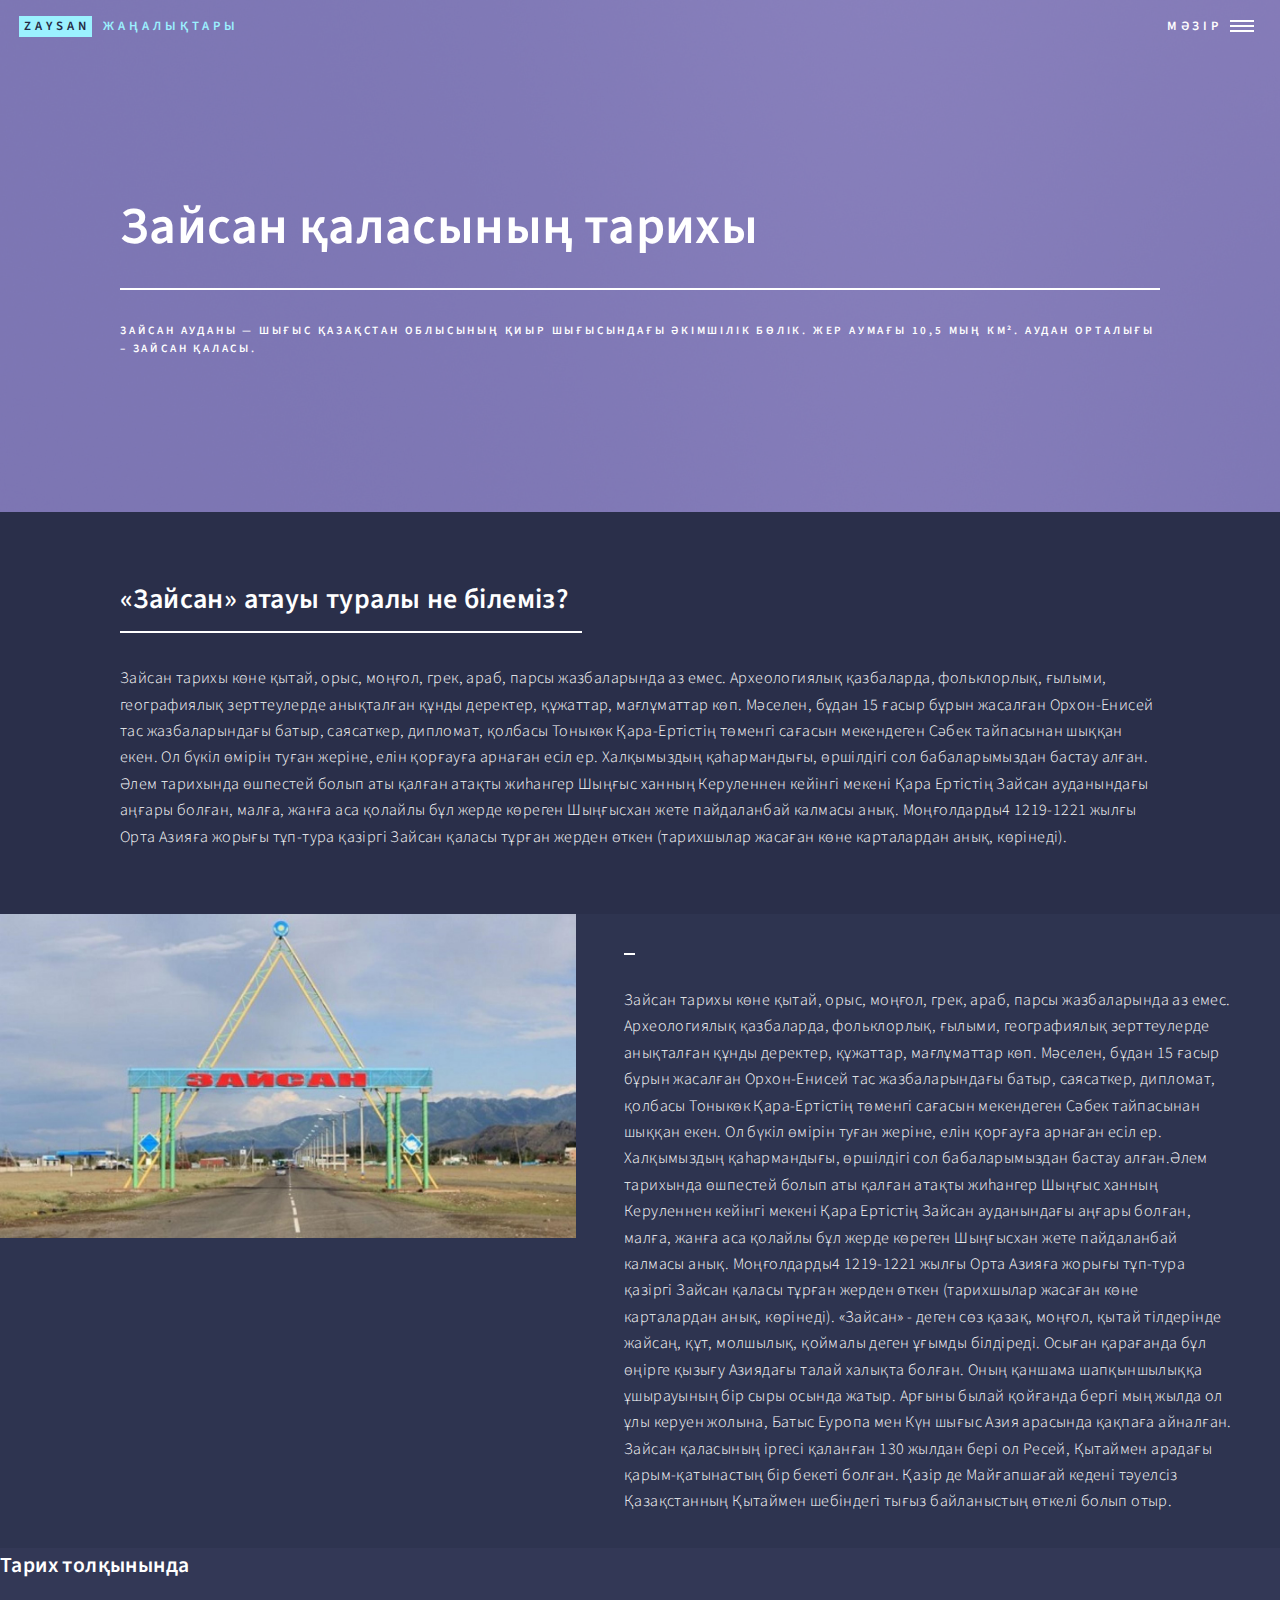
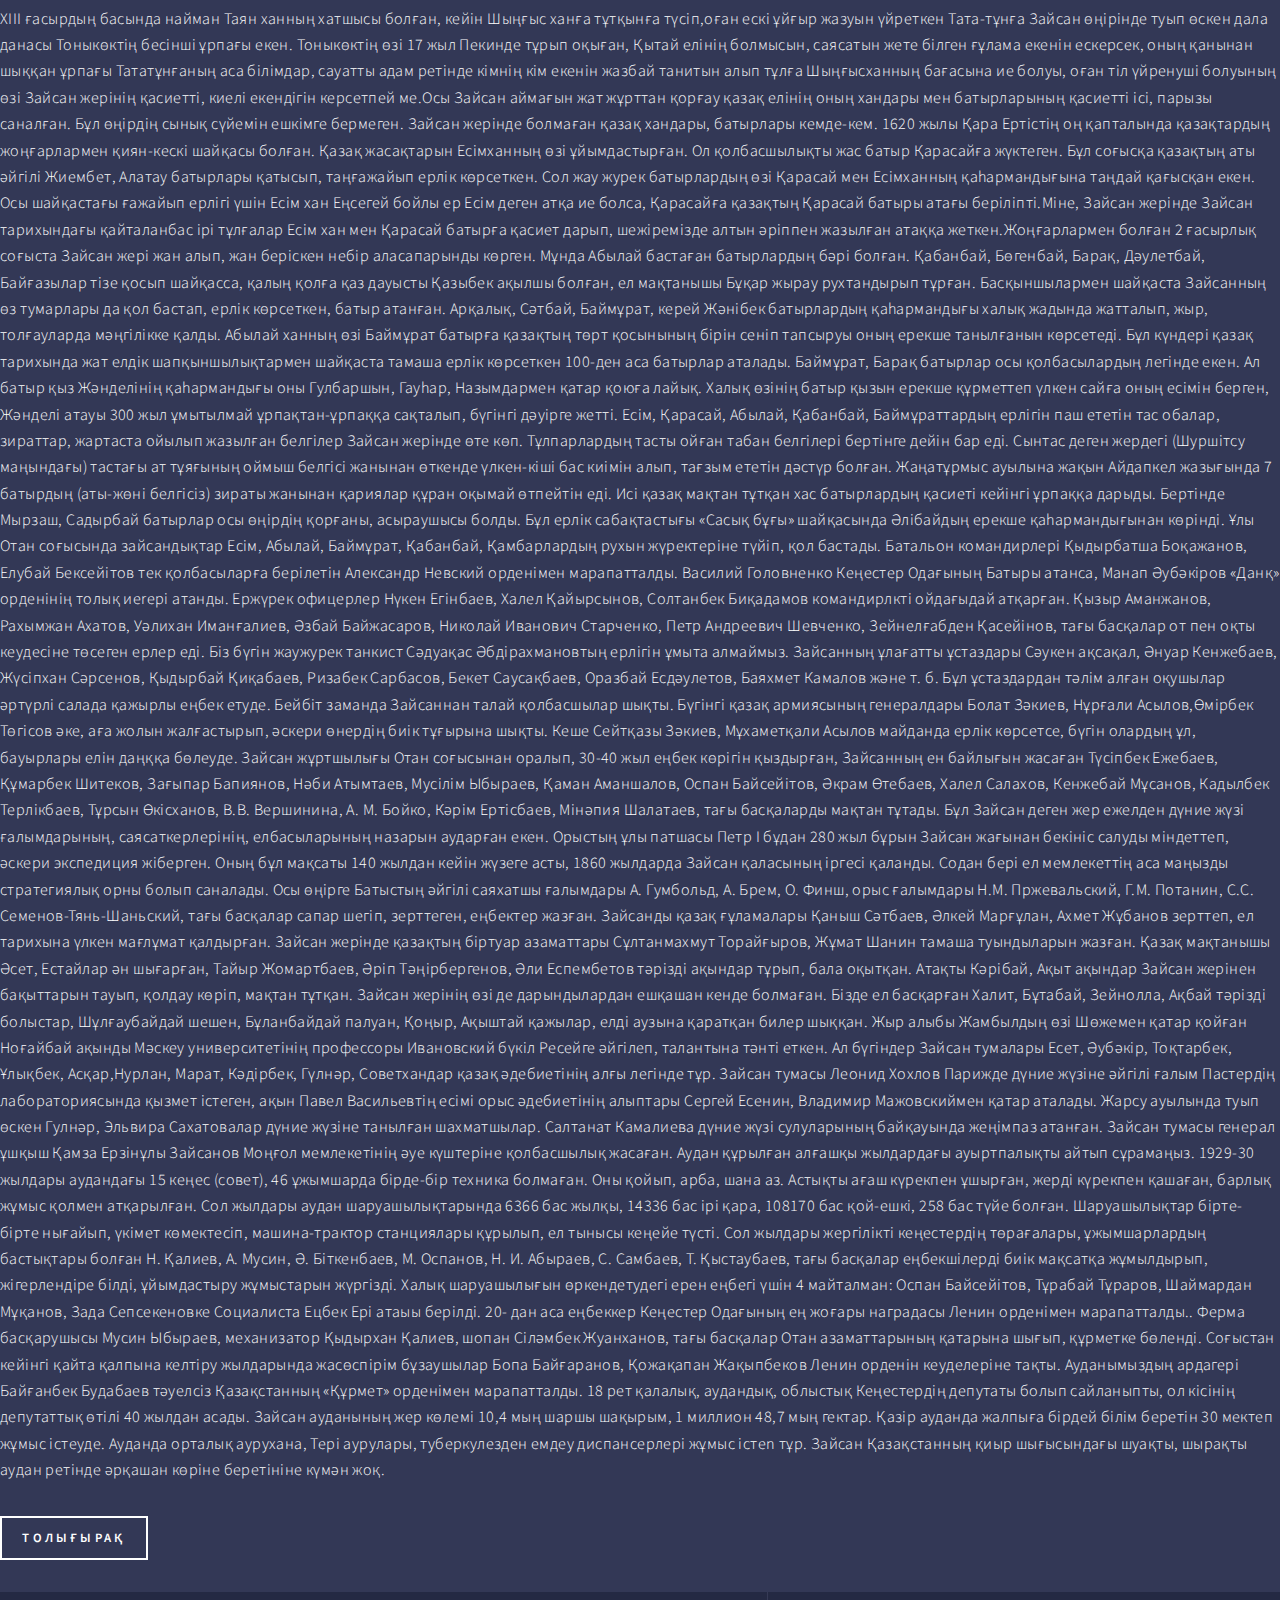
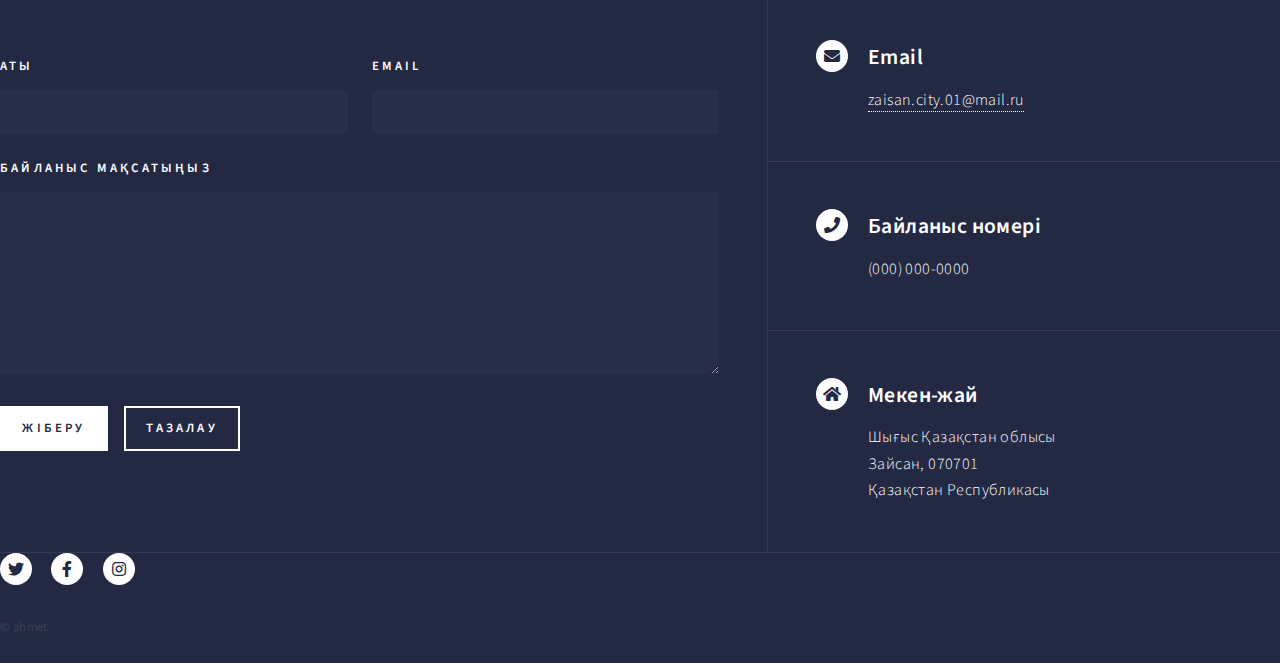
<file: landing1.html>
<!DOCTYPE HTML>

<html>
	<head>
		<title>Landing - Forty by HTML5 UP</title>
		<meta charset="utf-8" />
		<meta name="viewport" content="width=device-width, initial-scale=1, user-scalable=no" />
		<link rel="stylesheet" href="assets/css/main.css" />
		<noscript><link rel="stylesheet" href="assets/css/noscript.css" /></noscript>
	</head>
	<body class="is-preload">

		
			<div id="wrapper">

				<!-- Header -->
				<header id="header" class="alt">
					<a href="index.html" class="logo"><strong>Zaysan</strong> <span>жаңалықтары</span></a>
					<nav>
						<a href="#menu">Мәзір</a>
					</nav>
				</header>

			<!-- Menu -->
				<nav id="menu">
					<ul class="links">
						<li><a href="index.html">Басты бет</a></li>
						<li><a href="landing.html">Әкімдік басқармасы</a></li>
						<li><a href="generic.html">Қала туралы</a></li>
						<li><a href="elements.html">c</a></li>
					</ul>
					<ul class="actions stacked">
						<li><a href="#" class="button primary fit">Get Started</a></li>
						<li><a href="http://localhost/ahmet/admin" class="button fit">admin</a></li>
					</ul>
				</nav>

				<!-- Banner -->
				<!-- Note: The "styleN" class below should match that of the header element. -->
					<section id="banner" class="style2">
						<div class="inner">
							<span class="image">
								<img src="images/pic07.jpg" alt="" />
							</span>
							<header class="major">
								<h1>Зайсан қаласының тарихы</h1>
							</header>
							<div class="content">
								<p>Зайсан ауданы — Шығыс Қазақстан облысының қиыр шығысындағы әкімшілік бөлік. Жер аумағы 10,5 мың км². Аудан орталығы – Зайсан қаласы.</p>
							</div>
						</div>
					</section>

				<!-- Main -->
					<div id="main">

						<!-- One -->
							<section id="one">
								<div class="inner">
									<header class="major">
										<h2>«Зайсан» атауы туралы не білеміз?</h2>
									</header>
									<p>Зайсан тарихы көне қытай, орыс, моңғол, грек, араб, парсы жазбаларында аз емес. Археологиялық қазбаларда, фольклорлық, ғылыми, географиялық зерттеулерде анықталған құнды деректер, құжаттар, мағлұматтар көп.

										Мәселен, бұдан 15 ғасыр бұрын жасалған Орхон-Енисей тас жазбаларындағы батыр, саясаткер, дипломат, қолбасы Тоныкөк Қара-Ертістің төменгі сағасын мекендеген Сәбек тайпасынан шыққан екен. Ол бүкіл өмірін туған жеріне, елін қорғауға арнаған есіл ер. Халқымыздың қаһармандығы, өршілдігі сол бабаларымыздан бастау алған.
										Әлем тарихында өшпестей болып аты қалған атақты жиһангер Шыңғыс ханның Керуленнен кейінгі мекені Қара Ертістің Зайсан ауданындағы аңғары болған, малға, жанға аса қолайлы бұл жерде көреген Шыңғысхан жете пайдаланбай калмасы анық. Моңғолдарды4 1219-1221 жылғы Орта Азияға жорығы тұп-тура қазіргі Зайсан қаласы тұрған жерден өткен (тарихшылар жасаған көне карталардан анық, көрінеді).</p>
								</div>
							</section>

						<!-- Two -->
							<section id="two" class="spotlights">
								<section>
									<a href="#" class="image">
										<img src="images/zaysan1.jpg" alt="" data-position="center center" />
									</a>
									<div class="content">
										<div class="inner">
											<header class="major">
												<h3></h3>
											</header>
											<p>Зайсан тарихы көне қытай, орыс, моңғол, грек, араб, парсы жазбаларында аз емес. Археологиялық қазбаларда, фольклорлық, ғылыми, географиялық зерттеулерде анықталған құнды деректер, құжаттар, мағлұматтар көп.

												Мәселен, бұдан 15 ғасыр бұрын жасалған Орхон-Енисей тас жазбаларындағы батыр, саясаткер, дипломат, қолбасы Тоныкөк Қара-Ертістің төменгі сағасын мекендеген Сәбек тайпасынан шыққан екен. Ол бүкіл өмірін туған жеріне, елін қорғауға арнаған есіл ер. Халқымыздың қаһармандығы, өршілдігі сол бабаларымыздан бастау алған.Әлем тарихында өшпестей болып аты қалған атақты жиһангер Шыңғыс ханның Керуленнен кейінгі мекені Қара Ертістің Зайсан ауданындағы аңғары болған, малға, жанға аса қолайлы бұл жерде көреген Шыңғысхан жете пайдаланбай калмасы анық. Моңғолдарды4 1219-1221 жылғы Орта Азияға жорығы тұп-тура қазіргі Зайсан қаласы тұрған жерден өткен (тарихшылар жасаған көне карталардан анық, көрінеді).

												«Зайсан» - деген сөз қазақ, моңғол, қытай тілдерінде жайсаң, құт, молшылық, қоймалы деген ұғымды білдіреді. Осыған қарағанда бұл өңірге қызығу Азиядағы талай халықта болған. Оның қаншама шапқыншылыққа ұшырауының біp сыры осында жатыр. Apғыны былай қойғанда бepгi мың жылда ол ұлы керуен жолына, Батыс Еуропа мен Күн шығыс Азия арасында қақпаға айналған. Зайсан қаласының ipгeci қаланған 130 жылдан бepi ол Ресей, Қытаймен арадағы қарым-қатынастың бip бекеті болған. Қaзip де Майғапшағай кедені тәуелсіз Қазақстанның Қытаймен шебіндегі тығыз байланыстың өткелі болып отыр.</p>
											
										</div>
									</div>
								</section>
								<section>
									
									<div class="inner">
										
											<header >
												<h3>Тарих толқынында</h3>
											</header>
											<p>XIII ғасырдың басында найман Таян ханның хатшысы болған, кейін Шыңғыс xaнға тұтқынға түсіп,оған ескі ұйғыр жазуын үйреткен Тата-тұнға Зайсан өңірінде туып өскен дала данасы Тоныкөктің бесінші ұрпағы екен. Тоныкөктің өзi 17 жыл Пекинде тұрып оқыған, Қытай елінің болмысын, саясатын жете білген ғұлама екенін ескерсек, оның қанынан шыққан ұрпағы Тататұнғаның аса білімдар, сауатты адам ретінде кімнің кім екенін жазбай танитын алып тұлға Шыңғысханның бағасына ие болуы, оған тіл үйренуші болуының өзі Зайсан жерінің қасиетті, киелі екендігін керсетпей ме.Осы Зайсан аймағын жат жұрттан қорғау қазақ елінің оның хандары мен батырларының қасиетті ici, парызы саналған. Бұл өңірдің сынық сүйемін eшкімге бермеген. Зайсан жерінде болмаған қазақ хандары, батырлары кемде-кем.

												1620 жылы Қара Ертістің оң қапталында қазақтардың жоңғарлармен қиян-кескі шайқасы болған. Қазақ жасақтарын Есімханның өзі ұйымдастырған. Ол қолбасшылықты жас батыр Қарасайға жүктеген. Бұл соғысқа қазақтың аты әйгілі Жиембет, Алатау батырлары қатысып, таңғажайып ерлік көрсеткен. Сол жау журек батырлардың өзі Қарасай мен Eciмханның қаһармандығына таңдай қағысқан екен. Осы шайқастағы ғажайып ерлігі үшін Eciм хан Еңсегей бойлы ер Eciм деген атқа ие болса, Қарасайға қазақтың Қарасай батыры атағы беріліпті.Міне, Зайсан жерінде Зайсан тарихындағы қайталанбас ipi тұлғалар Eciм хан мен Қарасай батырға қасиет дарып, шежіpeмiздe алтын әріппен жазылған атаққа жеткен.Жоңғарлармен болған 2 ғасырлық соғыста Зайсан жері жан алып, жан беріскен нeбip аласапарынды көрген. Мұнда Абылай бастаған батырлардың бәpi болған. Қабанбай, Бөгенбай, Барақ, Дәулетбай, Байғазылар тізе қосып шайқасса, қалың қолға қаз дауысты Қазыбек ақылшы болған, ел мақтанышы Бұқар жырау рухтандырып тұрған.

												Басқыншылармен шайқаста Зайсанның өз тумарлары да қол бастап, ерлік көрсеткен, батыр атанған. Арқалық, Сәтбай, Баймұрат, керей Жәнібек батырлардың қаһармандығы халық жадында жатталып, жыр, толғауларда мәңгілікке қалды. Абылай ханның өзі Баймұрат батырға қазақтың төрт қосынының бipiн сеніп тапсыруы оның ерекше танылғанын көрсетеді. Бұл күндері қазақ тарихында жат eлдiк шапқыншылықтармен шайқаста тамаша ерлік көрсеткен 100-ден аса батырлар аталады. Баймұрат, Барақ батырлар осы қолбасылардың легінде екен. Ал батыр қыз Жәнделінің қаһармандығы оны Гулбаршын, Гауһар, Назымдармен қатар қоюға лайық. Халық өзінің батыр қызын ерекше құрметтеп үлкен сайға оның eciмін берген, Жәнделі атауы 300 жыл ұмытылмай ұрпақтан-ұрпаққа сақталып, бүгінгі дәуірге жетті.
												
												Eciм, Қарасай, Абылай, Қабанбай, Баймұраттардың ерлігін паш ететін тас обалар, зираттар, жартаста ойылып жазылған белгілер Зайсан жерінде өте көп. Тұлпарлардың тасты ойған табан белгілері бертінге дейін бар еді. Сынтас деген жердегі (Шуршітсу маңындағы) тастағы ат тұяғының оймыш белгісі жанынан өткенде үлкен-кіші бас киімін алып, тағзым ететін дәстүр болған. Жаңатұрмыс ауылына жақын Айдапкел жазығында 7 батырдың (аты-жөні белгісіз) зираты жанынан қариялар құран оқымай өтпейтін еді.
												
												Исі қазақ мақтан тұтқан хас батырлардың қасиеті кейінгі ұрпаққа дарыды. Бертінде Мырзаш, Садырбай батырлар осы өңірдің қорғаны, асыраушысы болды.
												
												Бұл ерлік сабақтастығы «Сасық бұғы» шайқасында Әлібайдың ерекше қаһармандығынан көрінді. Ұлы Отан соғысында зайсандықтар Eciм, Абылай, Баймұрат, Қабанбай, Қамбарлардың рухын жүректеріне түйіп, қол бастады. Батальон командирлері Қыдырбатша Боқажанов, Елубай Бексейітов тек қолбасыларға берілетін Александр Невский орденімен марапатталды. Василий Головненко Кеңестер Одағының Батыры атанса, Манап Әубәкіров «Данқ» орденінің толық иerepi атанды. Ержүрек офицерлер Нүкен Егінбаев, Халел Қайырсынов, Солтанбек Биқадамов командирлкті ойдағыдай атқарған. Қызыр Аманжанов, Рахымжан Ахатов, Уәлихан Иманғалиев, Әзбай Байжасаров, Николай Иванович Старченко, Петр Андреевич Шевченко, Зейнелғабден Қасейінов, тағы басқалар от пен оқты кеудесіне төсеген ерлер еді. Біз бүгін жаужурек танкист Сәдуақас Әбдірахмановтың ерлігін ұмыта алмаймыз. Зайсанның ұлағатты ұстаздары Сәукен ақсақал, Әнуар Кенжебаев, Жүсіпхан Сәрсенов, Қыдырбай Қиқабаев, Ризабек Сарбасов, Бекет Саусақбаев, Оразбай Есдәулетов, Баяхмет Камалов және т. б. Бұл ұстаздардан тәлім алған оқушылар әртүрлі салада қажырлы еңбек етуде.
												
												Бейбіт заманда Зайсаннан талай қолбасшылар шықты. Бүгінгі қазақ армиясының генералдары Болат Зәкиев, Нұрғали Асылов,Өмірбек Төгісов әке, aғa жолын жалғастырып, әскери өнердің биік тұғырына шықты. Кеше Сейтқазы Зәкиев, Мұхаметқали Асылов майданда ерлік көрсетсе, бүгін олардың ұл, бауырлары елін даңққа бөлеуде. Зайсан жұртшылығы Отан соғысынан оралып, 30-40 жыл еңбек көрігін қыздырған, Зайсанның ен байлығын жасаған Түсіпбек Ежебаев, Құмарбек Шитеков, Зағыпар Бапиянов, Нәби Атымтаев, Мусілім Ыбыраев, Қаман Аманшалов, Оспан Байсейітов, Әкрам Өтебаев, Халел Салахов, Кенжебай Мұсанов, Кадылбек Терлікбаев, Тұрсын Өкісханов, В.В. Вершинина, А. М. Бойко, Кәрім Ертісбаев, Мінәпия Шалатаев, тағы басқаларды мақтан тұтады.
												
												Бұл Зайсан деген жер ежелден дүние жүзі ғалымдарының, саясаткерлерінің, елбасыларының назарын аударған екен. Орыстың ұлы патшасы Петр I бұдан 280 жыл бұрын Зайсан жағынан бекініс салуды міндеттеп, әскери экспедиция жіберген. Оның бұл мақсаты 140 жылдан кейін жүзеге асты, 1860 жылдарда Зайсан қаласының ipгeci қаланды. Содан бepi ел мемлекеттің аса маңызды стратегиялық орны болып саналады.
												
												Осы өңірге Батыстың әйгілі саяхатшы ғалымдары А. Гумбольд, А. Брем, О. Финш, орыс ғалымдары Н.М. Пржевальский, Г.М. Потанин, С.С. Семенов-Тянь-Шаньский, тағы басқалар сапар шегіп, зерттеген, еңбектер жазған. Зайсанды қазақ ғұламалары Қаныш Сәтбаев, Әлкей Марғұлан, Ахмет Жұбанов зерттеп, ел тарихына үлкен мағлұмат қалдырған. Зайсан жерінде қазақтың біртуар азаматтары Сұлтанмахмут Торайғыров, Жұмат Шанин тамаша туындыларын жазған. Қазақ мақтанышы Әсет, Естайлар ән шығарған, Тайыр Жомартбаев, Әріп Тәңірбергенов, Әли Еспембетов тәрізді ақындар тұрып, бала оқытқан. Атақты Кәрібай, Ақыт ақындар Зайсан жерінен бақыттарын тауып, қолдау көріп, мақтан тұтқан.
												
												Зайсан жерінің өзi де дарындылардан ешқашан кенде болмаған. Бізде ел басқарған Халит, Бұтабай, Зейнолла, Ақбай тәрізді болыстар, Шұлғаубайдай шешен, Бұланбайдай палуан, Қоңыр, Ақыштай қажылар, елді аузына қаратқан билер шыққан. Жыр алыбы Жамбылдың өзі Шөжемен қатар қойған Ноғайбай ақынды Мәскеу университетінің профессоры Ивановский бүкіл Ресейге әйгілеп, талантына тәнті еткен. Ал бүгіндер Зайсан тумалары Есет, Әубәкір, Тоқтарбек, Ұлықбек, Асқар,Нурлан, Марат, Кәдірбек, Гүлнәр, Советхандар қазақ әдебиетінің алғы легінде тұр. Зайсан тумасы Леонид Хохлов Парижде дүние жүзіне әйгілі ғалым Пастердің лабораториясында қызмет icтеген, ақын Павел Васильевтің eciмi орыс әдебиетінің алыптары Сергей Есенин, Владимир Мажовскиймен қатар аталады. Жарсу ауылында туып өскен Гулнәр, Эльвира Сахатовалар дүние жүзіне танылған шахматшылар. Салтанат Камалиева дүние жүзі сулуларының байқауында жеңімпаз атанған. Зайсан тумасы генерал ұшқыш Қамза Ерзінұлы Зайсанов Моңғол мемлекетінің әуе күштеріне қолбасшылық жасаған.
												
												Аудан құрылған алғашқы жылдардағы ауыртпалықты айтып сұрамаңыз. 1929-30 жылдары аудандағы 15 кеңес (совет), 46 ұжымшарда бірде-бір техника болмаған. Оны қойып, арба, шана аз. Астықты ағаш күрекпен ұшырған, жерді күрекпен қашаған, барлық жұмыс қолмен атқарылған. Сол жылдары аудан шаруашылықтарында 6366 бас жылқы, 14336 бас ipi қара, 108170 бас қой-ешкі, 258 бас түйе болған. Шаруашылықтар бipтe-бipтe нығайып, үкімет көмектесіп, машина-трактор станциялары құрылып, ел тынысы кеңейе түсті. Сол жылдары жергілікті кеңестердің төрағалары, ұжымшарлардың бастықтары болған Н. Қалиев, А. Мусин, Ә. Біткенбаев, М. Оспанов, Н. И. Абыраев, С. Самбаев, Т. Қыстаубаев, тағы басқалар еңбекшілерді биік мақсатқа жұмылдырып, жігерлендіре білді, ұйымдастыру жұмыстарын жүргізді.
												
												Халық шаруашылығын өркендетудегі ерен еңбегі үшін 4 майталман: Оспан Байсейітов, Тұрабай Тұраров, Шаймардан Мұқанов, Зада Сепсекеновке Социалиста Ецбек Epi атаыы берілді. 20- дан аса еңбеккер Кеңестер Одағының ең жоғары наградасы Ленин орденімен марапатталды.. Ферма басқарушысы Мусин Ыбыраев, механизатор Қыдырхан Қалиев, шопан Сіләмбек Жуанханов, тағы басқалар Отан азаматтарының қатарына шығып, құрметке бөленді. Соғыстан кейінгі қайта қалпына келтіру жылдарында жасөспірім бұзаушылар Бопа Байғаранов, Қожақапан Жақыпбеков Ленин орденін кеуделеріне тақты.
												
												Ауданымыздың ардагері Байғанбек Будабаев тәуелсіз Қазақстанның «Құрмет» орденімен марапатталды. 18 рет қалалық, аудандық, облыстық Кеңестердің депутаты болып сайланыпты, ол кісінің депутаттық өтілі 40 жылдан асады.
												
												Зайсан ауданының жер көлемі 10,4 мың шаршы шақырым, 1 миллион 48,7 мың гектар.
												
												Қазір ауданда жалпыға бірдей білім беретін 30 мектеп жұмыс істеуде. Ауданда орталық аурухана, Tepi аурулары, туберкулезден емдеу диспансерлері жұмыс icтen тұр.
												
												Зайсан Қазақстанның қиыр шығысындағы шуақты, шырақты аудан ретінде әрқашан көріне беретініне күмән жоқ.</p>
											<ul class="actions">
												<li><a href="#" class="button">толығырақ</a></li>
											</ul>
										</div>
									</div>
								</section>
								
							</section>

						

					</div>

				<!-- Contact -->
				<section id="contact">
					<div class="inner">
						<section>
							<form method="post" action="#">
								<div class="fields">
									<div class="field half">
										<label for="name">Аты</label>
										<input type="text" name="name" id="name" />
									</div>
									<div class="field half">
										<label for="email">Email</label>
										<input type="text" name="email" id="email" />
									</div>
									<div class="field">
										<label for="message">Байланыс мақсатыңыз</label>
										<textarea name="message" id="message" rows="6"></textarea>
									</div>
								</div>
								<ul class="actions">
									<li><input type="submit" value="жіберу" class="primary" /></li>
									<li><input type="reset" value="тазалау" /></li>
								</ul>
							</form>
						</section>
						<section class="split">
							<section>
								<div class="contact-method">
									<span class="icon solid alt fa-envelope"></span>
									<h3>Email</h3>
									<a href="#"> zaisan.city.01@mail.ru</a>
								</div>
							</section>
							<section>
								<div class="contact-method">
									<span class="icon solid alt fa-phone"></span>
									<h3>Байланыс номері</h3>
									<span>(000) 000-0000 </span>
								</div>
							</section>
							<section>
								<div class="contact-method">
									<span class="icon solid alt fa-home"></span>
									<h3>Мекен-жай</h3>
									<span>Шығыс Қазақстан облысы<br />
									Зайсан, 070701<br />
									Қазақстан Республикасы</span>
								</div>
							</section>
						</section>
					</div>
				</section>

			<!-- Footer -->
				<footer id="footer">
					<div class="inner">
						<ul class="icons">
							<li><a href="#" class="icon brands alt fa-twitter"><span class="label">Twitter</span></a></li>
							<li><a href="https://www.facebook.com/people/%D0%97%D0%B0%D0%B9%D1%81%D0%B0%D0%BD-%D0%90%D1%83%D0%B4%D0%B0%D0%BD%D0%B4%D1%8B%D2%9B-%D0%9A%D1%96%D1%82%D0%B0%D0%BF%D1%85%D0%B0%D0%BD%D0%B0/100015619062466/" class="icon brands alt fa-facebook-f"><span class="label">Facebook</span></a></li>
							<li><a href="https://www.instagram.com/zaisan_audany_akimdigi/" class="icon brands alt fa-instagram"><span class="label">Instagram</span></a></li>

							
						</ul>
						<ul class="copyright">
							<li>&copy; ahmet</li>
						</ul>
					</div>
				</footer>

		</div>

		<!-- Scripts -->
			<script src="assets/js/jquery.min.js"></script>
			<script src="assets/js/jquery.scrolly.min.js"></script>
			<script src="assets/js/jquery.scrollex.min.js"></script>
			<script src="assets/js/browser.min.js"></script>
			<script src="assets/js/breakpoints.min.js"></script>
			<script src="assets/js/util.js"></script>
			<script src="assets/js/main.js"></script>

	</body>
</html>
</file>
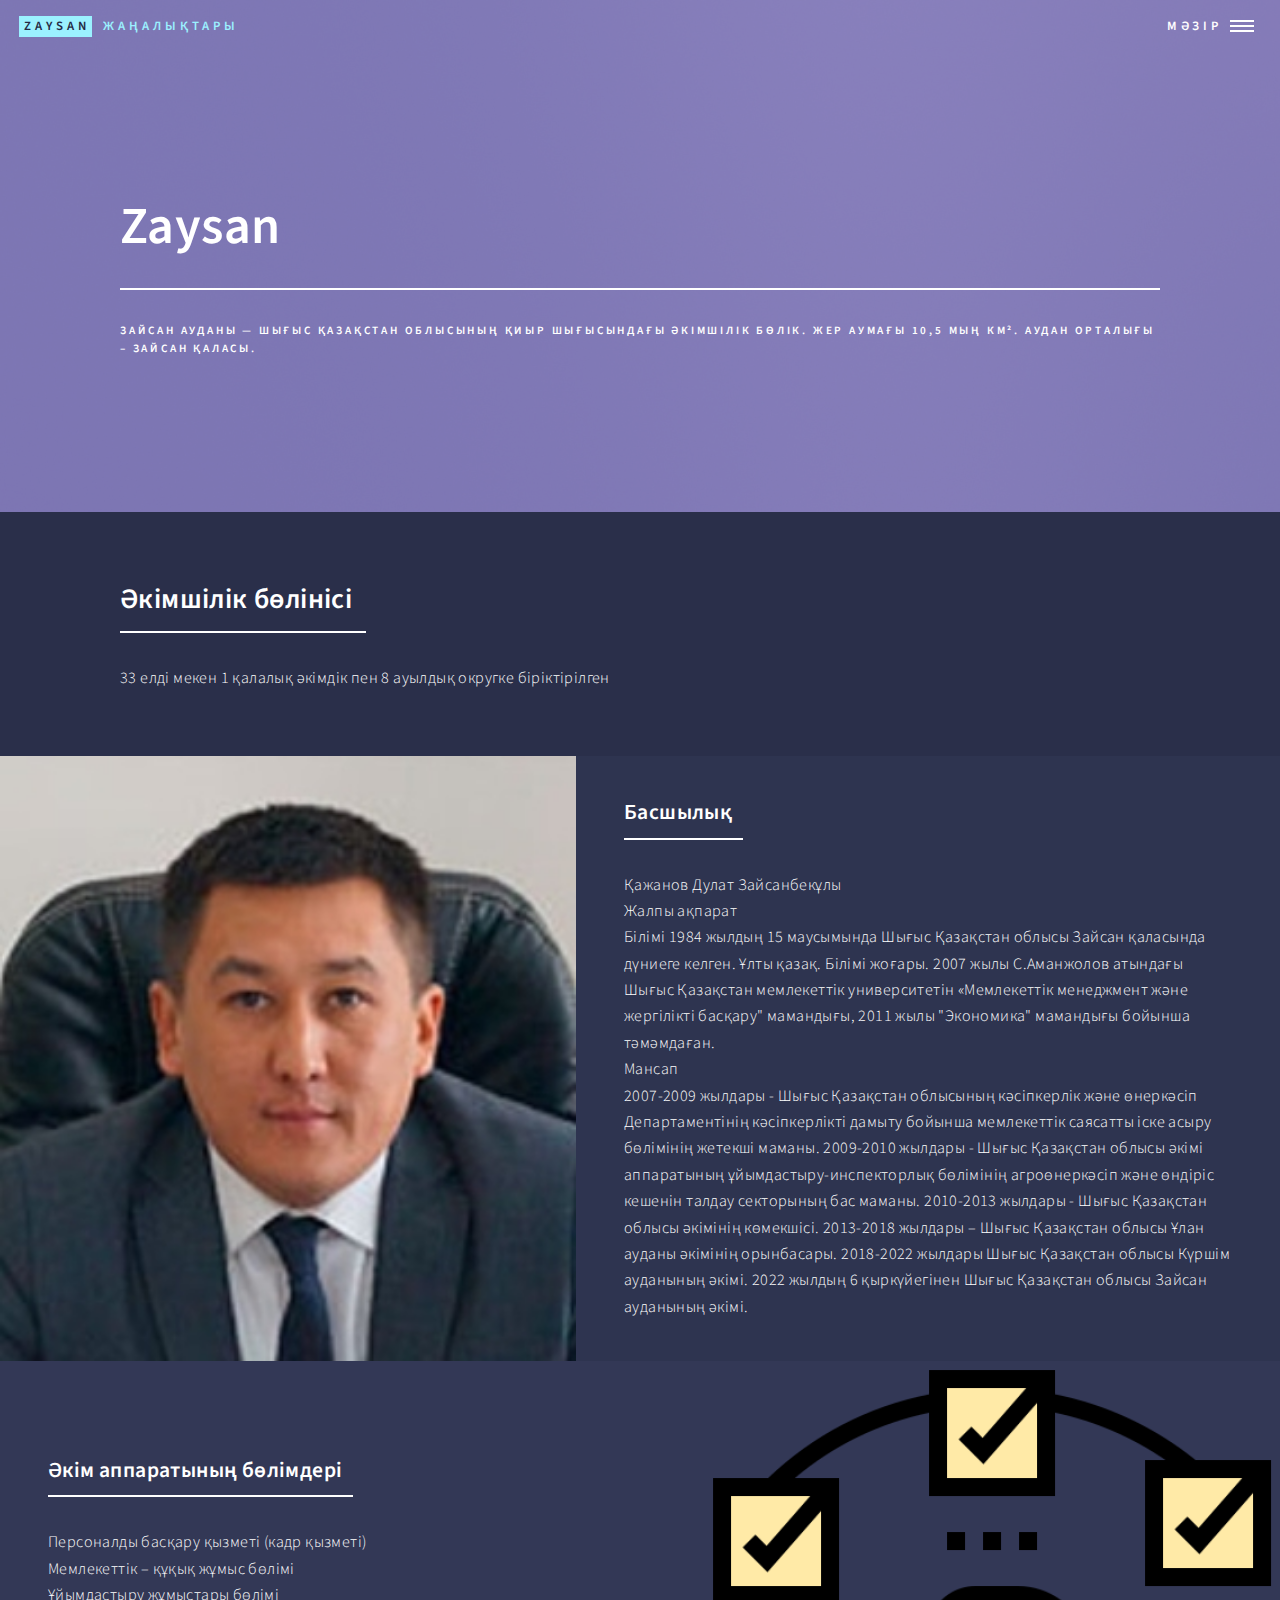
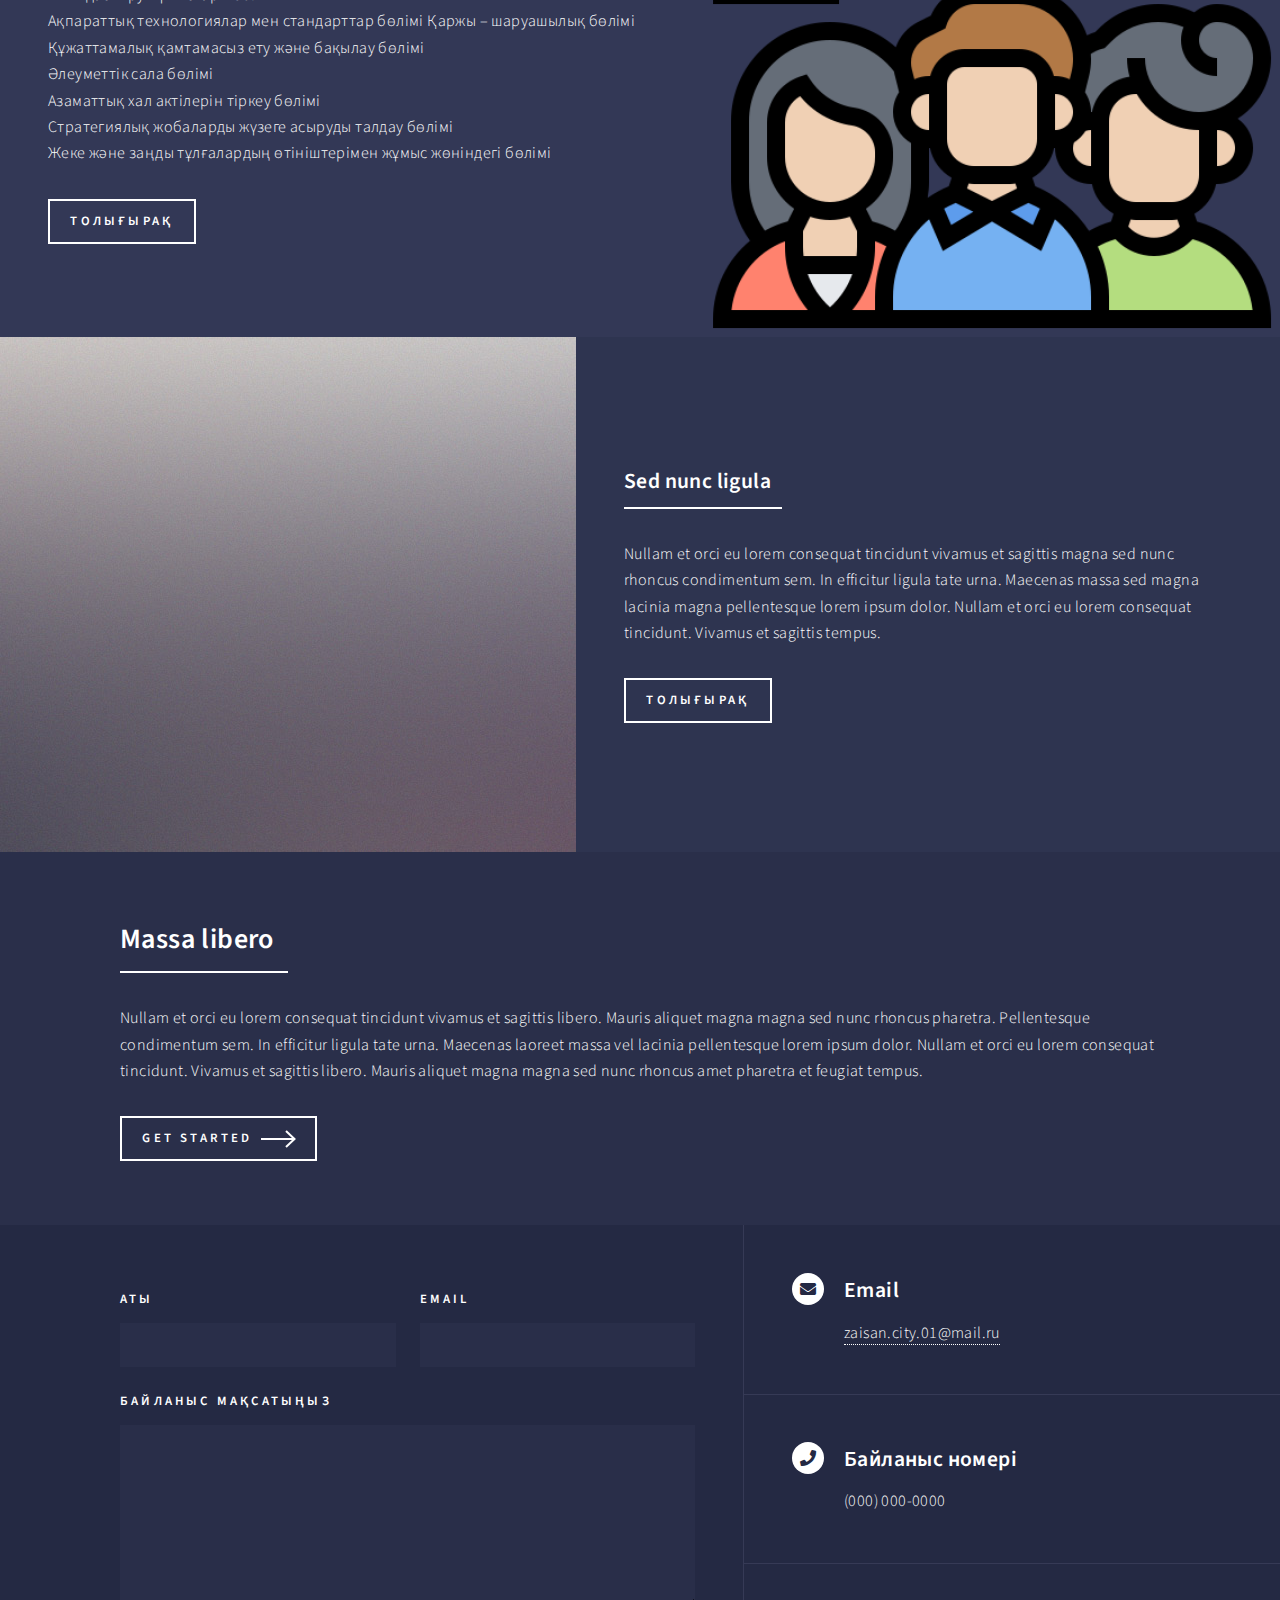
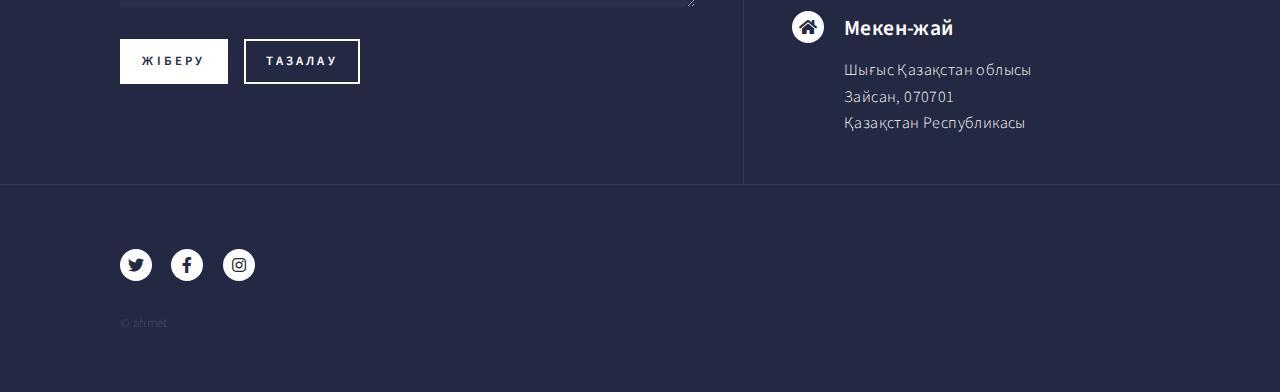
<file: landing2.html>
<!DOCTYPE HTML>

<html>
	<head>
		<title>Landing - Forty by HTML5 UP</title>
		<meta charset="utf-8" />
		<meta name="viewport" content="width=device-width, initial-scale=1, user-scalable=no" />
		<link rel="stylesheet" href="assets/css/main.css" />
		<noscript><link rel="stylesheet" href="assets/css/noscript.css" /></noscript>
	</head>
	<body class="is-preload">

		
			<div id="wrapper">

				<!-- Header -->
				<header id="header" class="alt">
					<a href="index.html" class="logo"><strong>Zaysan</strong> <span>жаңалықтары</span></a>
					<nav>
						<a href="#menu">Мәзір</a>
					</nav>
				</header>

			<!-- Menu -->
				<nav id="menu">
					<ul class="links">
						<li><a href="index.html">Басты бет</a></li>
						<li><a href="landing.html">Әкімдік басқармасы</a></li>
						<li><a href="generic.html">Қала туралы</a></li>
						<li><a href="elements.html">c</a></li>
					</ul>
					<ul class="actions stacked">
						<li><a href="#" class="button primary fit">Get Started</a></li>
						<li><a href="http://localhost/ahmet/admin" class="button fit">admin</a></li>
					</ul>
				</nav>

				<!-- Banner -->
				<!-- Note: The "styleN" class below should match that of the header element. -->
					<section id="banner" class="style2">
						<div class="inner">
							<span class="image">
								<img src="images/pic07.jpg" alt="" />
							</span>
							<header class="major">
								<h1>Zaysan</h1>
							</header>
							<div class="content">
								<p>Зайсан ауданы — Шығыс Қазақстан облысының қиыр шығысындағы әкімшілік бөлік. Жер аумағы 10,5 мың км². Аудан орталығы – Зайсан қаласы.</p>
							</div>
						</div>
					</section>

				<!-- Main -->
					<div id="main">

						<!-- One -->
							<section id="one">
								<div class="inner">
									<header class="major">
										<h2>Әкімшілік бөлінісі</h2>
									</header>
									<p>33 елді мекен 1 қалалық әкімдік пен 8 ауылдық округке біріктірілген</p>
								</div>
							</section>

						<!-- Two -->
							<section id="two" class="spotlights">
								<section>
									<a href="generic.html" class="image">
										<img src="images/pic08.jpg" alt="" data-position="center center" />
									</a>
									<div class="content">
										<div class="inner">
											<header class="major">
												<h3>Басшылық</h3>
											</header>
											<p>Қажанов Дулат Зайсанбекұлы <br>
												Жалпы ақпарат<br> Білімі
1984 жылдың 15 маусымында Шығыс Қазақстан облысы Зайсан қаласында дүниеге келген. Ұлты қазақ. Білімі жоғары. 2007 жылы С.Аманжолов атындағы Шығыс Қазақстан мемлекеттік университетін «Мемлекеттік менеджмент және жергілікті басқару" мамандығы, 2011 жылы "Экономика" мамандығы бойынша тәмәмдаған.<br>

Мансап<br>
2007-2009 жылдары - Шығыс Қазақстан облысының кәсіпкерлік және өнеркәсіп Департаментінің кәсіпкерлікті дамыту бойынша мемлекеттік саясатты іске асыру бөлімінің жетекші маманы.

2009-2010 жылдары - Шығыс Қазақстан облысы әкімі аппаратының ұйымдастыру-инспекторлық бөлімінің агроөнеркәсіп және өндіріс кешенін талдау секторының бас маманы.

2010-2013 жылдары - Шығыс Қазақстан облысы әкімінің көмекшісі.

2013-2018 жылдары – Шығыс Қазақстан облысы Ұлан ауданы әкімінің орынбасары. 

2018-2022 жылдары Шығыс Қазақстан облысы Күршім ауданының әкімі.

2022 жылдың 6 қыркүйегінен Шығыс Қазақстан облысы Зайсан ауданының әкімі.
											</p>
											
										</div>
									</div>
								</section>
								<section>
									<a href="generic2.html" class="image">
										<img src="images/ikon1.jpg" alt="" data-position="top center" />
									</a>
									<div class="content">
										<div class="inner">
											<header class="major">
												<h3>Әкім аппаратының бөлімдері</h3>
											</header>
											<p>Персоналды басқару қызметі (кадр қызметі)<br>
												Мемлекеттік – құқық жұмыс бөлімі<br>
												Ұйымдастыру жұмыстары бөлімі<br>
												Ақпараттық технологиялар мен стандарттар бөлімі
												Қаржы – шаруашылық бөлімі<br>
												Құжаттамалық қамтамасыз ету және бақылау бөлімі<br>
												Әлеуметтік сала бөлімі<br>
												Азаматтық хал актілерін тіркеу бөлімі<br>
												Стратегиялық жобаларды жүзеге асыруды талдау бөлімі<br>
												Жеке және заңды тұлғалардың өтініштерімен жұмыс жөніндегі бөлімі<br></p>
											<ul class="actions">
												<li><a href="generic2.html" class="button">толығырақ</a></li>
											</ul>
										</div>
									</div>
								</section>
								<section>
									<a href="generic.html" class="image">
										<img src="images/pic10.jpg" alt="" data-position="25% 25%" />
									</a>
									<div class="content">
										<div class="inner">
											<header class="major">
												<h3>Sed nunc ligula</h3>
											</header>
											<p>Nullam et orci eu lorem consequat tincidunt vivamus et sagittis magna sed nunc rhoncus condimentum sem. In efficitur ligula tate urna. Maecenas massa sed magna lacinia magna pellentesque lorem ipsum dolor. Nullam et orci eu lorem consequat tincidunt. Vivamus et sagittis tempus.</p>
											<ul class="actions">
												<li><a href="generic.html" class="button">толығырақ</a></li>
											</ul>
										</div>
									</div>
								</section>
							</section>

						<!-- Three -->
							<section id="three">
								<div class="inner">
									<header class="major">
										<h2>Massa libero</h2>
									</header>
									<p>Nullam et orci eu lorem consequat tincidunt vivamus et sagittis libero. Mauris aliquet magna magna sed nunc rhoncus pharetra. Pellentesque condimentum sem. In efficitur ligula tate urna. Maecenas laoreet massa vel lacinia pellentesque lorem ipsum dolor. Nullam et orci eu lorem consequat tincidunt. Vivamus et sagittis libero. Mauris aliquet magna magna sed nunc rhoncus amet pharetra et feugiat tempus.</p>
									<ul class="actions">
										<li><a href="generic.html" class="button next">Get Started</a></li>
									</ul>
								</div>
							</section>

					</div>

				<!-- Contact -->
				<section id="contact">
					<div class="inner">
						<section>
							<form method="post" action="#">
								<div class="fields">
									<div class="field half">
										<label for="name">Аты</label>
										<input type="text" name="name" id="name" />
									</div>
									<div class="field half">
										<label for="email">Email</label>
										<input type="text" name="email" id="email" />
									</div>
									<div class="field">
										<label for="message">Байланыс мақсатыңыз</label>
										<textarea name="message" id="message" rows="6"></textarea>
									</div>
								</div>
								<ul class="actions">
									<li><input type="submit" value="жіберу" class="primary" /></li>
									<li><input type="reset" value="тазалау" /></li>
								</ul>
							</form>
						</section>
						<section class="split">
							<section>
								<div class="contact-method">
									<span class="icon solid alt fa-envelope"></span>
									<h3>Email</h3>
									<a href="#"> zaisan.city.01@mail.ru</a>
								</div>
							</section>
							<section>
								<div class="contact-method">
									<span class="icon solid alt fa-phone"></span>
									<h3>Байланыс номері</h3>
									<span>(000) 000-0000 </span>
								</div>
							</section>
							<section>
								<div class="contact-method">
									<span class="icon solid alt fa-home"></span>
									<h3>Мекен-жай</h3>
									<span>Шығыс Қазақстан облысы<br />
									Зайсан, 070701<br />
									Қазақстан Республикасы</span>
								</div>
							</section>
						</section>
					</div>
				</section>

			<!-- Footer -->
				<footer id="footer">
					<div class="inner">
						<ul class="icons">
							<li><a href="#" class="icon brands alt fa-twitter"><span class="label">Twitter</span></a></li>
							<li><a href="https://www.facebook.com/people/%D0%97%D0%B0%D0%B9%D1%81%D0%B0%D0%BD-%D0%90%D1%83%D0%B4%D0%B0%D0%BD%D0%B4%D1%8B%D2%9B-%D0%9A%D1%96%D1%82%D0%B0%D0%BF%D1%85%D0%B0%D0%BD%D0%B0/100015619062466/" class="icon brands alt fa-facebook-f"><span class="label">Facebook</span></a></li>
							<li><a href="https://www.instagram.com/zaisan_audany_akimdigi/" class="icon brands alt fa-instagram"><span class="label">Instagram</span></a></li>

							
						</ul>
						<ul class="copyright">
							<li>&copy; ahmet</li>
						</ul>
					</div>
				</footer>

		</div>

		<!-- Scripts -->
			<script src="assets/js/jquery.min.js"></script>
			<script src="assets/js/jquery.scrolly.min.js"></script>
			<script src="assets/js/jquery.scrollex.min.js"></script>
			<script src="assets/js/browser.min.js"></script>
			<script src="assets/js/breakpoints.min.js"></script>
			<script src="assets/js/util.js"></script>
			<script src="assets/js/main.js"></script>

	</body>
</html>
</file>
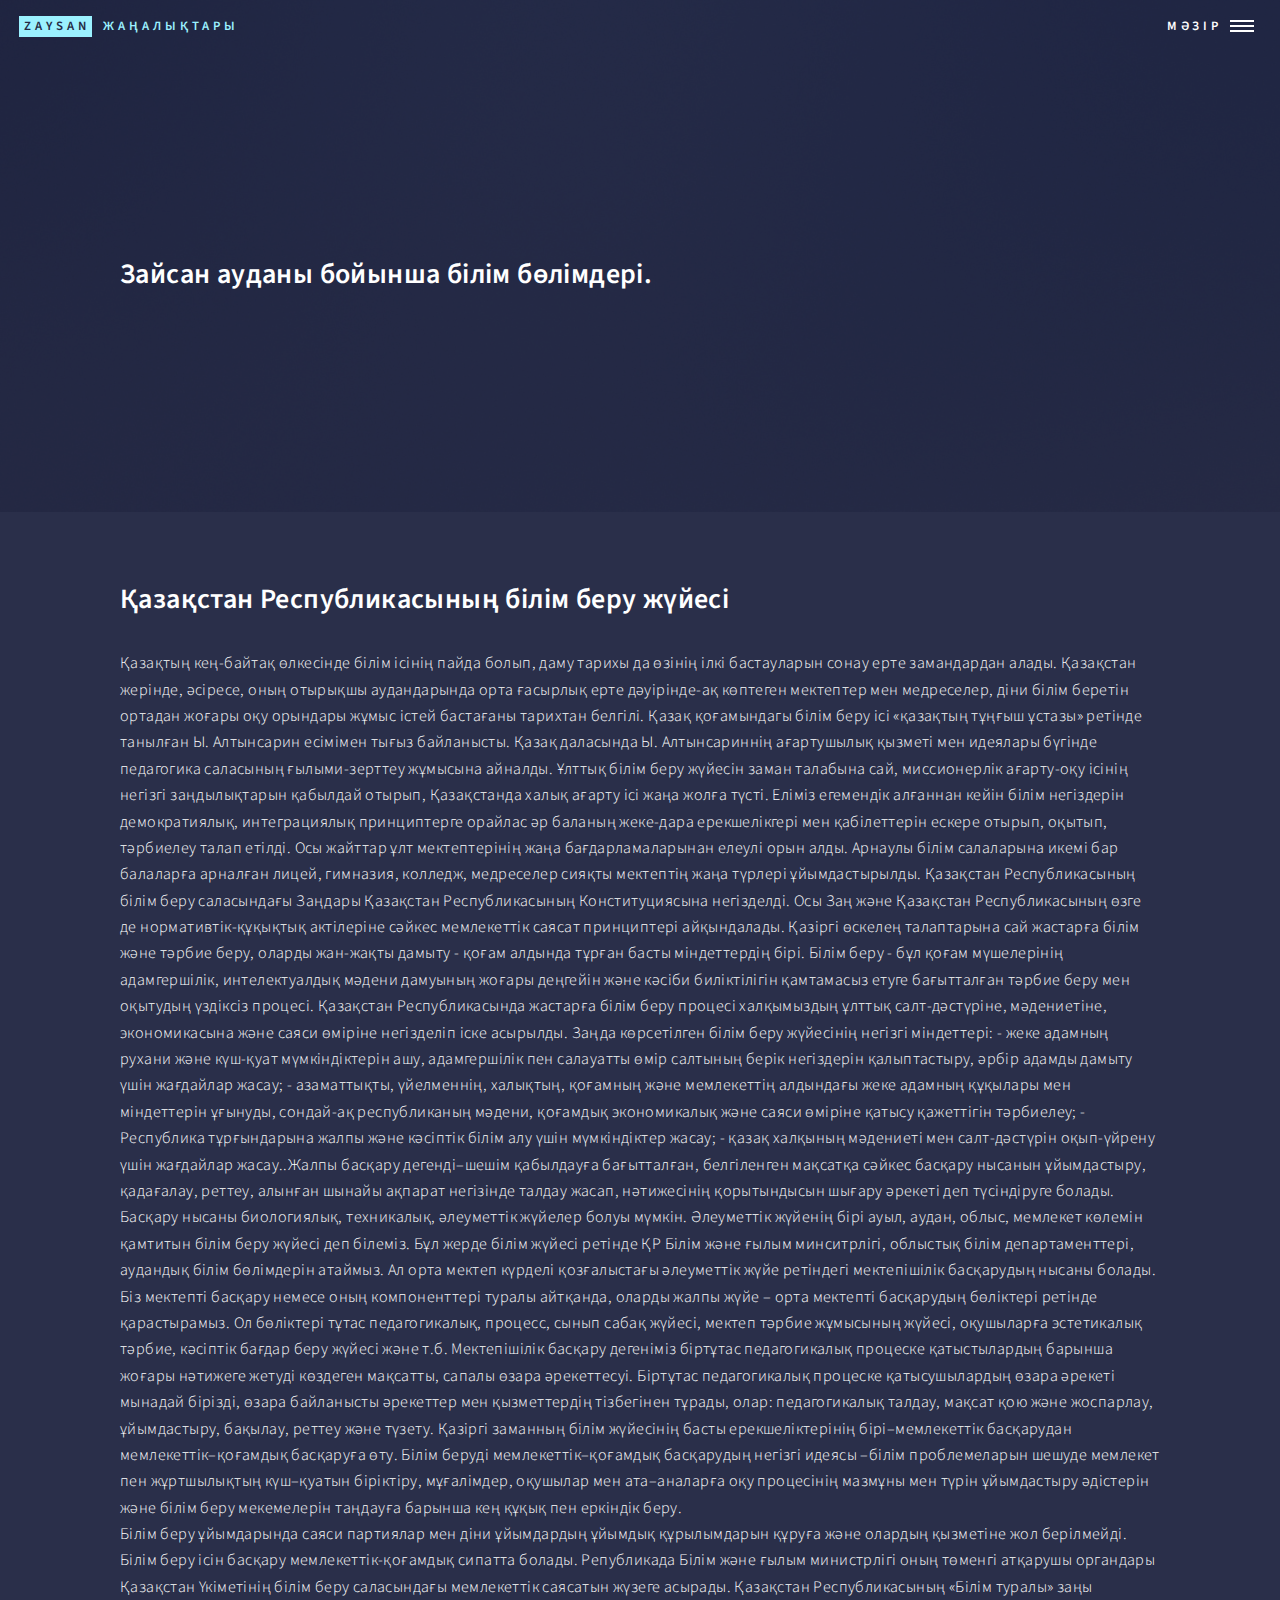
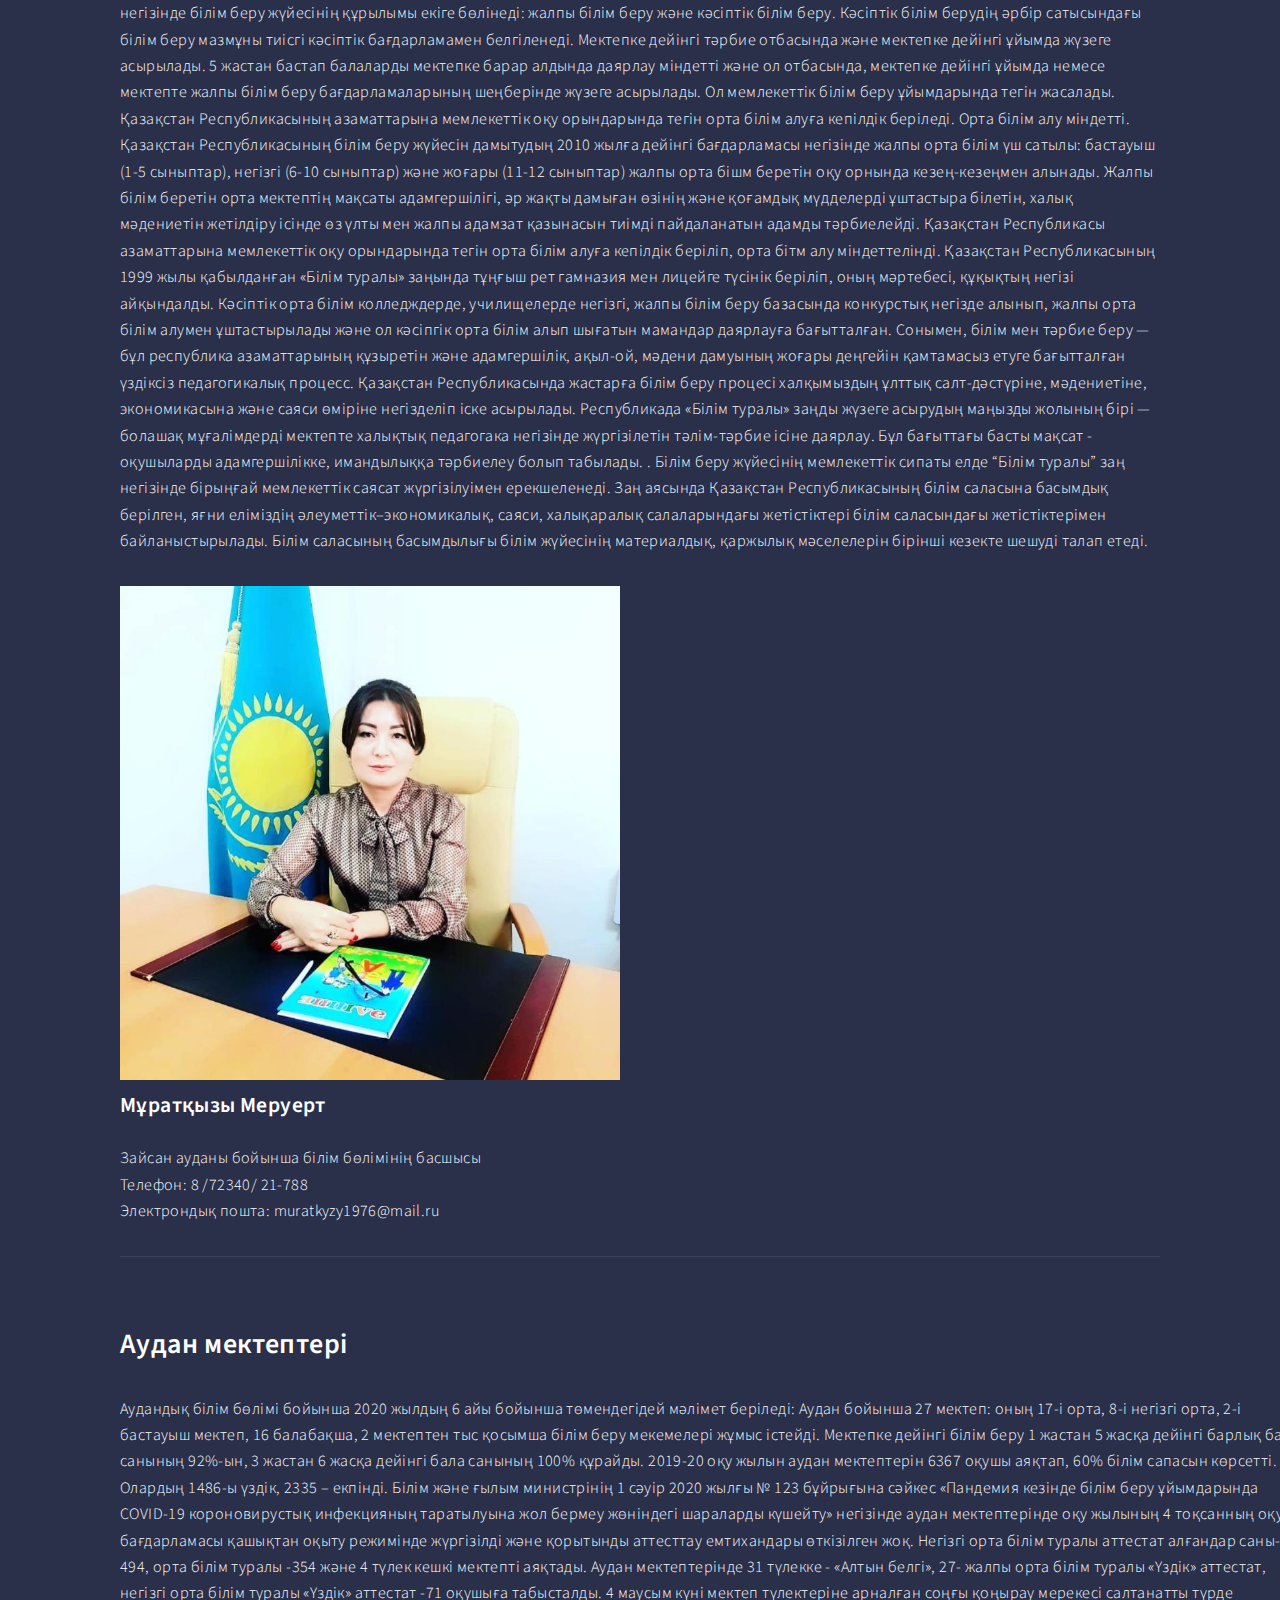
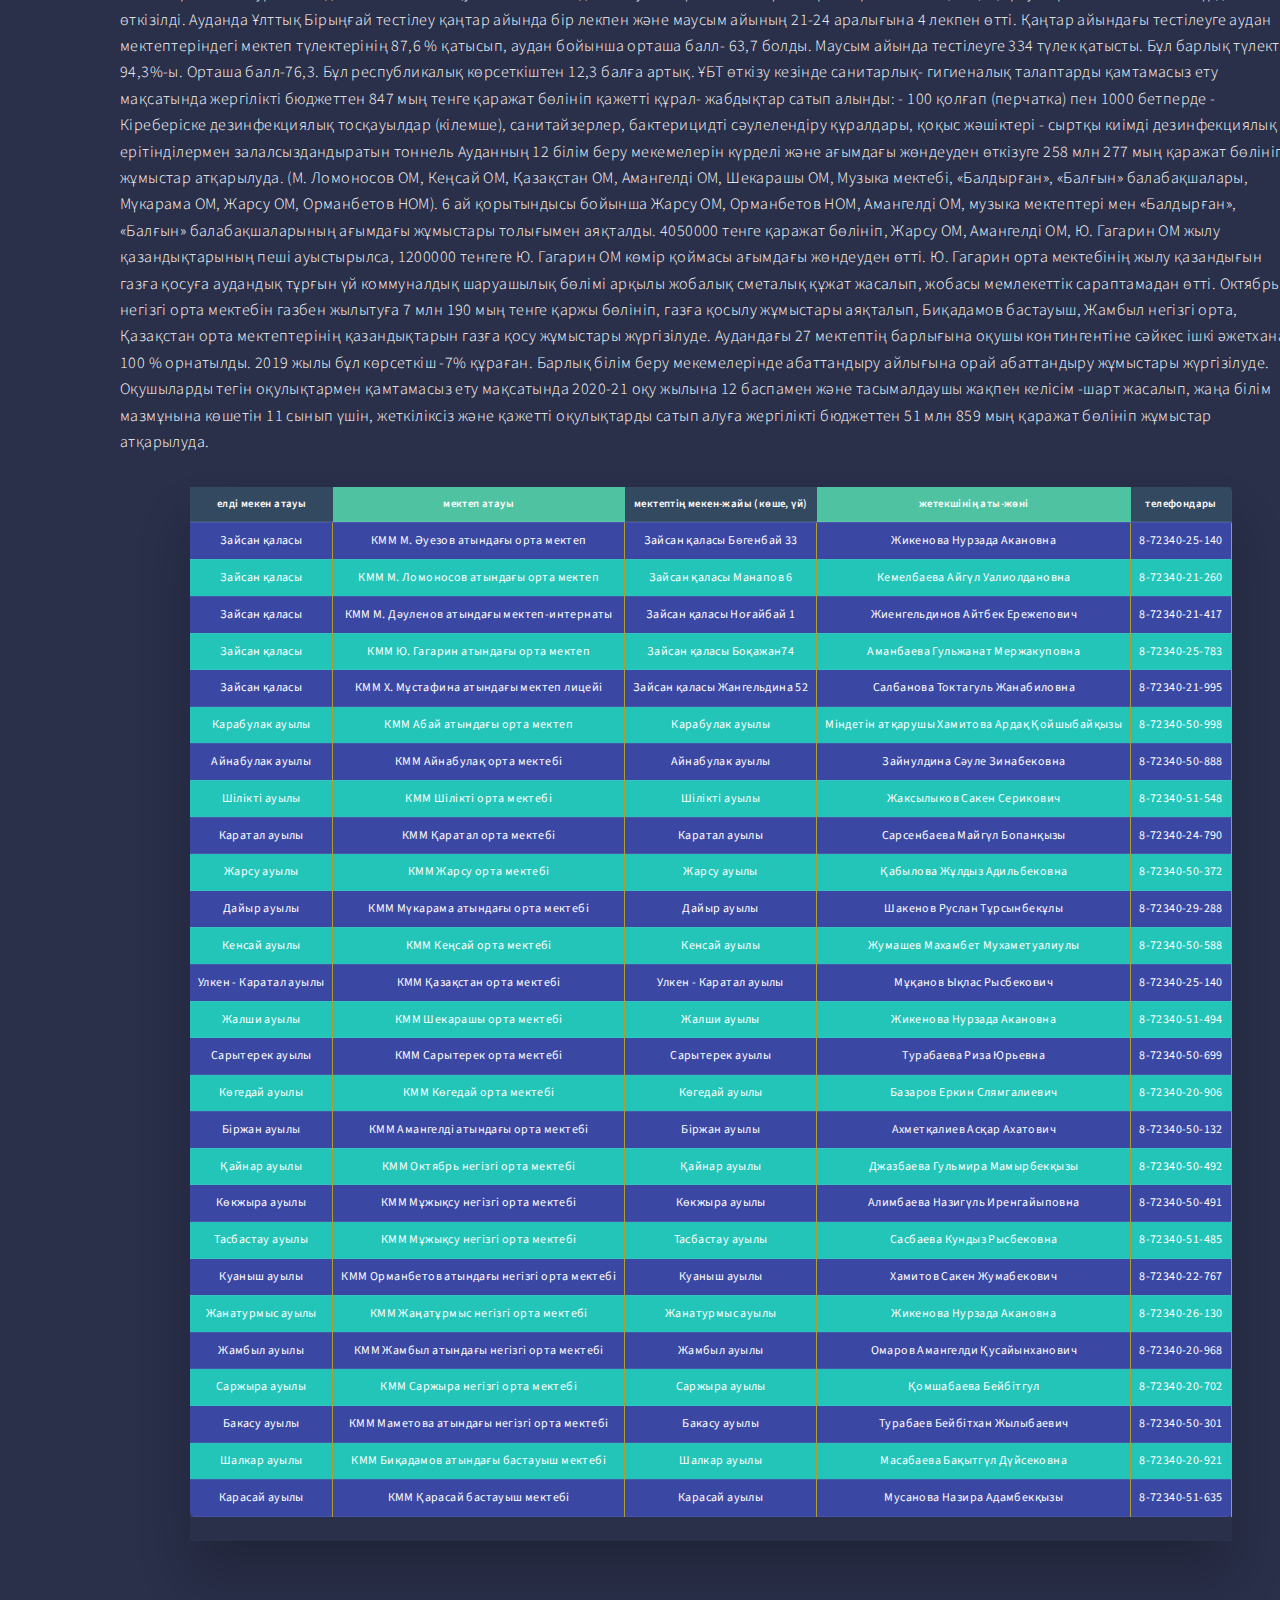
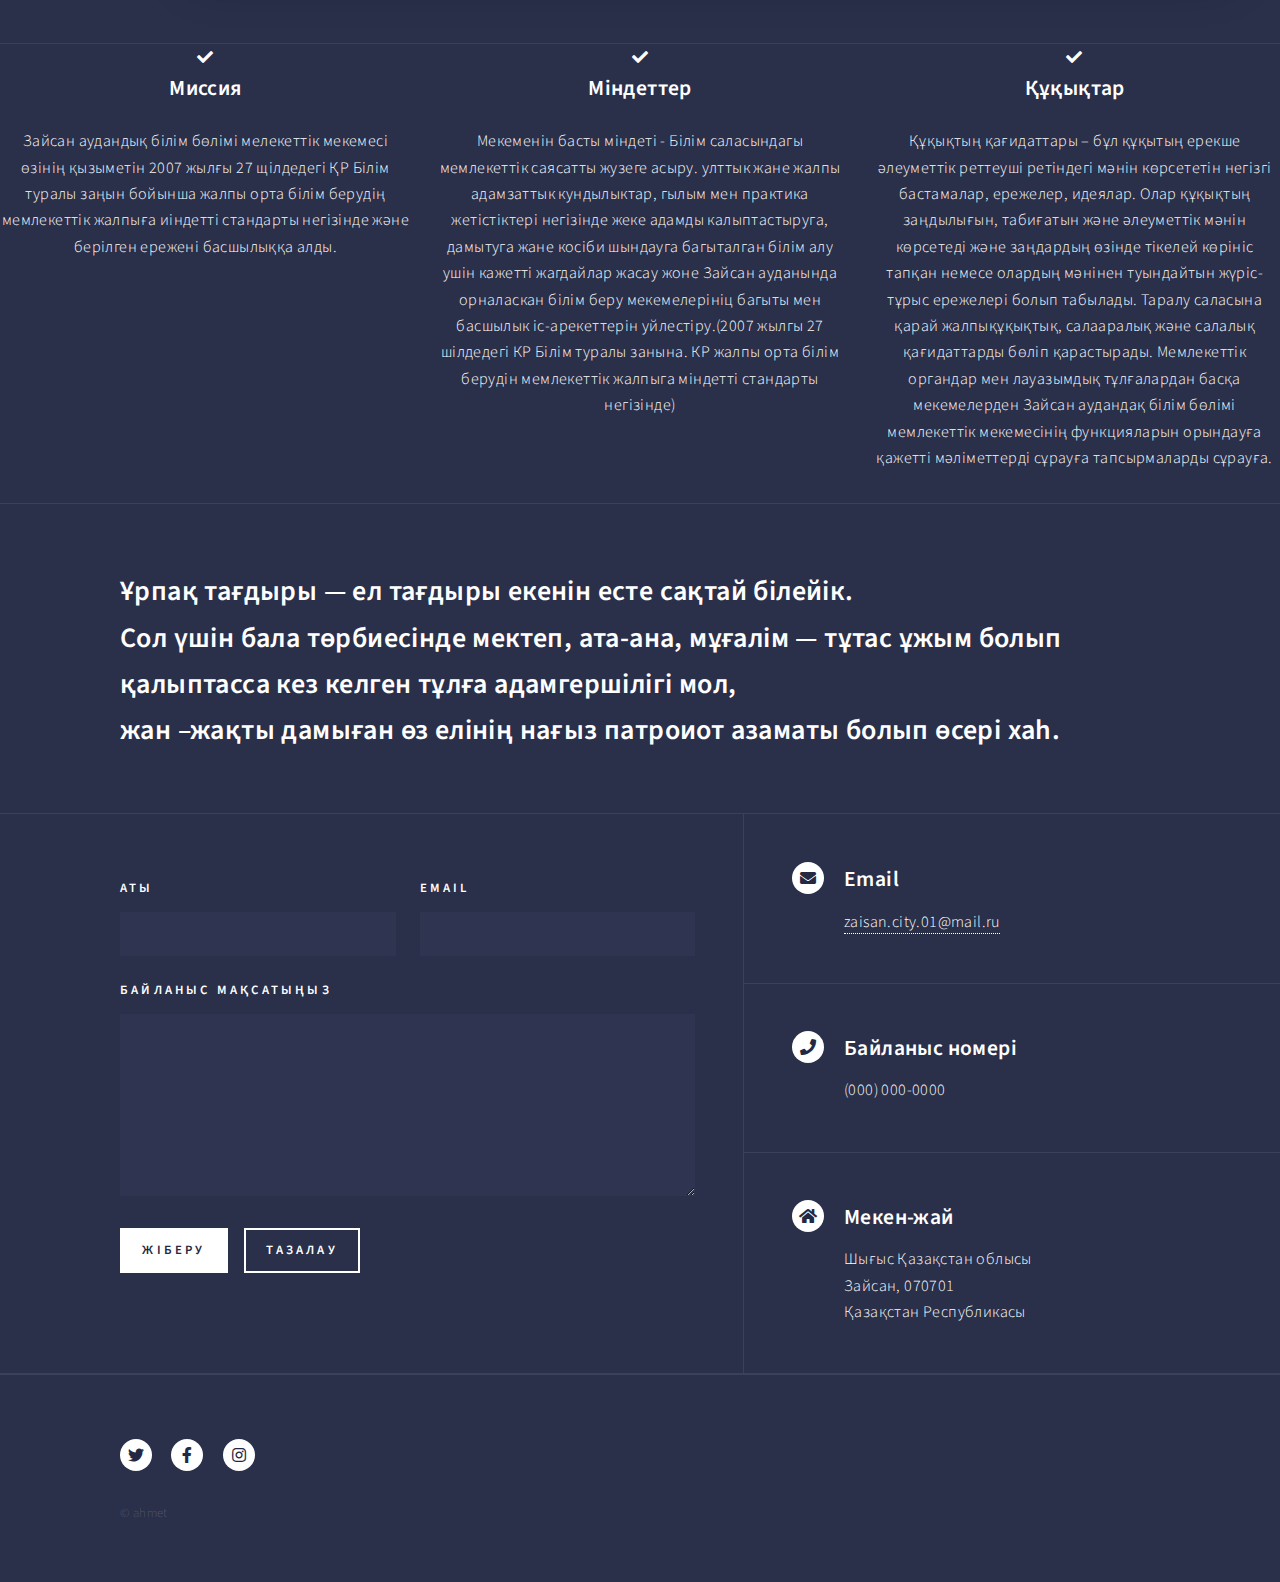
<file: landing4.html>
<!DOCTYPE HTML>

<html>
	<head>
		<title>Landing - Forty by HTML5 UP</title>
		<meta charset="utf-8" />
		<meta name="viewport" content="width=device-width, initial-scale=1, user-scalable=no" />
		<link rel="stylesheet" href="assets/css/main.css" />
		<noscript><link rel="stylesheet" href="assets/css/noscript.css" /></noscript>
	</head>
	<body class="is-preload">

		
			<div id="wrapper">

				<!-- Header -->
				<header id="header" class="alt">
					<a href="index.html" class="logo"><strong>Zaysan</strong> <span>жаңалықтары</span></a>
					<nav>
						<a href="#menu">Мәзір</a>
					</nav>
				</header>

			<!-- Menu -->
				<nav id="menu">
					<ul class="links">
						<li><a href="index.html">Басты бет</a></li>
						<li><a href="landing.html">Әкімдік басқармасы</a></li>
						<li><a href="generic.html">Қала туралы</a></li>
						<li><a href="elements.html">c</a></li>
					</ul>
					<ul class="actions stacked">
						<li><a href="#" class="button primary fit">Get Started</a></li>
						<li><a href="#" class="button fit">Log In</a></li>
					</ul>
				</nav>

							<!-- Banner -->
							<section id="banner">

								<!--
									".inner" is set up as an inline-block so it automatically expands
									in both directions to fit whatever's inside it. This means it won't
									automatically wrap lines, so be sure to use line breaks where
									appropriate (<br />).
								-->
								<div class="inner">
			
									<header>
										<h2>Зайсан ауданы бойынша білім бөлімдері.</h2>
									</header>
									
			
								</div>
			
							</section>
			
						<!-- Main -->
							<article id="main">
			
								<header class="inner">
									
									<h2>Қазақстан Республикасының білім беру жүйесі</h2>
									<p>Қазақтың кең-байтақ өлкесінде білім ісінің пайда болып, даму тарихы да өзінің ілкі бастауларын сонау ерте замандардан алады. Қазақстан жерінде, әсіресе, оның отырықшы аудандарында орта ғасырлық ерте дәуірінде-ақ көптеген мектептер мен медреселер, діни білім беретін ортадан жоғары оқу орындары жұмыс істей бастағаны тарихтан белгілі. Қазақ қоғамындагы білім беру ісі «қазақтың тұңғыш ұстазы» ретінде танылған Ы. Алтынсарин есімімен тығыз байланысты. Қазақ даласында Ы. Алтынсариннің ағартушылық қызметі мен идеялары бүгінде педагогика саласының ғылыми-зерттеу жұмысына айналды. Ұлттық білім беру жүйесін заман талабына сай, миссионерлік ағарту-оқу ісінің негізгі заңдылықтарын қабылдай отырып, Қазақстанда халық ағарту ісі жаңа жолға түсті.

										Еліміз егемендік алғаннан кейін білім негіздерін демократиялық, интеграциялық принциптерге орайлас әр баланың жеке-дара ерекшелікгері мен қабілеттерін ескере отырып, оқытып, тәрбиелеу талап етілді. Осы жайттар ұлт мектептерінің жаңа бағдарламаларынан елеулі орын алды. Арнаулы білім салаларына икемі бар балаларға арналған лицей, гимназия, колледж, медреселер сияқты мектептің жаңа түрлері ұйымдастырылды.
										
										Қазақстан Республикасының білім беру саласындағы Заңдары Қазақстан Республикасының Конституциясына негізделді. Осы Заң және Қазақстан Республикасының өзге де нормативтік-құқықтық актілеріне сәйкес мемлекеттік саясат принциптері айқындалады. Қазіргі өскелең талаптарына сай жастарға білім және тәрбие беру, оларды жан-жақты дамыту - қоғам алдында тұрған басты міндеттердің бірі. Білім беру - бұл қоғам мүшелерінің адамгершілік, интелектуалдық мәдени дамуының жоғары деңгейін және кәсіби биліктілігін қамтамасыз етуге бағытталған тәрбие беру мен оқытудың үздіксіз процесі. Қазақстан Республикасында жастарға білім беру процесі халқымыздың ұлттық салт-дәстүріне, мәдениетіне, экономикасына және саяси өміріне негізделіп іске асырылды. Заңда көрсетілген білім беру жүйесінің негізгі міндеттері:
										
										- жеке адамның рухани және күш-қуат мүмкіндіктерін ашу, адамгершілік пен салауатты өмір салтының берік негіздерін қалыптастыру, әрбір адамды дамыту үшін жағдайлар жасау; 
										
										- азаматтықты, үйелменнің, халықтың, қоғамның және мемлекеттің алдындағы жеке адамның құқылары мен міндеттерін ұғынуды, сондай-ақ республиканың мәдени, қоғамдық экономикалық және саяси өміріне қатысу қажеттігін тәрбиелеу; 
										
										- Республика тұрғындарына жалпы және кәсіптік білім алу үшін мүмкіндіктер жасау;
										
										- қазақ халқының мәдениеті мен салт-дәстүрін оқып-үйрену үшін жағдайлар жасау..Жалпы басқару дегенді–шешім қабылдауға бағытталған, белгіленген мақсатқа сәйкес басқару нысанын ұйымдастыру, қадағалау, реттеу, алынған шынайы ақпарат негізінде талдау жасап, нәтижесінің қорытындысын шығару әрекеті деп түсіндіруге болады. Басқару нысаны биологиялық, техникалық, әлеуметтік жүйелер болуы мүмкін. Әлеуметтік жүйенің бірі ауыл, аудан, облыс, мемлекет көлемін қамтитын білім беру жүйесі деп білеміз. Бұл жерде білім жүйесі ретінде ҚР Білім және ғылым минситрлігі, облыстық білім департаменттері, аудандық білім бөлімдерін атаймыз. Ал орта мектеп күрделі қозғалыстағы әлеуметтік жүйе ретіндегі мектепішілік басқарудың нысаны болады. Біз мектепті басқару немесе оның компоненттері туралы айтқанда, оларды жалпы жүйе – орта мектепті басқарудың бөліктері ретінде қарастырамыз. Ол бөліктері тұтас педагогикалық, процесс, сынып сабақ жүйесі, мектеп тәрбие жұмысының жүйесі, оқушыларға эстетикалық тәрбие, кәсіптік бағдар беру жүйесі және т.б.

										Мектепішілік басқару дегеніміз біртұтас педагогикалық процеске қатыстылардың барынша жоғары нәтижеге жетуді көздеген мақсатты, сапалы өзара әрекеттесуі. Біртұтас педагогикалық процеске қатысушылардың өзара әрекеті мынадай бірізді, өзара байланысты әрекеттер мен қызметтердің тізбегінен тұрады, олар: педагогикалық талдау, мақсат қою және жоспарлау, ұйымдастыру, бақылау, реттеу және түзету.
										
										Қазіргі заманның білім жүйесінің басты ерекшеліктерінің бірі–мемлекеттік басқарудан мемлекеттік–қоғамдық басқаруға өту. Білім беруді мемлекеттік–қоғамдық басқарудың негізгі идеясы –білім проблемеларын шешуде мемлекет пен жұртшылықтың күш–қуатын біріктіру, мұғалімдер, оқушылар мен ата–аналарға оқу процесінің мазмұны мен түрін ұйымдастыру әдістерін және білім беру мекемелерін таңдауға барынша кең құқық пен еркіндік беру.
									<br />
									Білім беру ұйымдарында саяси партиялар мен діни ұйымдардың ұйымдық құрылымдарын құруға және олардың қызметіне жол берілмейді. Білім беру ісін басқару мемлекеттік-қоғамдық сипатта болады. Републикада Білім және ғылым министрлігі оның төменгі атқарушы органдары Қазақстан Үкіметінің білім беру саласындағы мемлекеттік саясатын жүзеге асырады.

Қазақстан Республикасының «Білім туралы» заңы негізінде білім беру жүйесінің құрылымы екіге бөлінеді: жалпы білім беру және кәсіптік білім беру. Кәсіптік білім берудің әрбір сатысындағы білім беру мазмұны тиісгі кәсіптік бағдарламамен белгіленеді. Мектепке дейінгі тәрбие отбасында және мектепке дейінгі ұйымда жүзеге асырылады. 5 жастан бастап балаларды мектепке барар алдында даярлау міндетті және ол отбасында, мектепке дейінгі ұйымда немесе мектепте жалпы білім беру бағдарламаларының шеңберінде жүзеге асырылады. Ол мемлекеттік білім беру ұйымдарында тегін жасалады.

Қазақстан Республикасының азаматтарына мемлекеттік оқу орындарында тегін орта білім алуға кепілдік беріледі. Орта білім алу міндетті. Қазақстан Республикасының білім беру жүйесін дамытудың 2010 жылға дейінгі бағдарламасы негізінде жалпы орта білім үш сатылы: бастауыш (1-5 сыныптар), негізгі (6-10 сыныптар) және жоғары (11-12 сыныптар) жалпы орта бішм беретін оқу орнында кезең-кезеңмен алынады.

Жалпы білім беретін орта мектептің мақсаты адамгершілігі, әр жақты дамыған өзінің және қоғамдық мүдделерді ұштастыра білетін, халық мәдениетін жетілдіру ісінде өз үлты мен жалпы адамзат қазынасын тиімді пайдаланатын адамды тәрбиелейді. Қазақстан Республикасы азаматтарына мемлекеттік оқу орындарында тегін орта білім алуға кепілдік беріліп, орта бітм алу міндеттелінді.

Қазақстан Республикасының 1999 жылы қабылданған «Білім туралы» заңында тұңғыш рет гамназия мен лицейге түсінік беріліп, оның мәртебесі, құқықтың негізі айқындалды. Кәсіптік орта білім колледждерде, училищелерде негізгі, жалпы білім беру базасында конкурстық негізде алынып, жалпы орта білім алумен ұштастырылады және ол кәсіпгік орта білім алып шығатын мамандар даярлауға бағытталған. Сонымен, білім мен тәрбие беру — бұл республика азаматтарының құзыретін және адамгершілік, ақыл-ой, мәдени дамуының жоғары деңгейін қамтамасыз етуге бағытталған үздіксіз педагогикалық процесс. Қазақстан Республикасында жастарға білім беру процесі халқымыздың ұлттық салт-дәстүріне, мәдениетіне, экономикасына және саяси өміріне негізделіп іске асырылады. Республикада «Білім туралы» заңды жүзеге асырудың маңызды жолының бірі — болашақ мұғалімдерді мектепте халықтық педагогака негізінде жүргізілетін тәлім-тәрбие ісіне даярлау. Бұл бағыттағы басты мақсат - оқушыларды адамгершілікке, имандылыққа тәрбиелеу болып табылады.

.
									Білім беру жүйесінің мемлекеттік сипаты елде “Білім туралы” заң негізінде бірыңғай мемлекеттік саясат жүргізілуімен ерекшеленеді. Заң аясында Қазақстан Республикасының білім саласына басымдық берілген, яғни еліміздің әлеуметтік–экономикалық, саяси, халықаралық салаларындағы жетістіктері білім саласындағы жетістіктерімен байланыстырылады. Білім саласының басымдылығы білім жүйесінің материалдық, қаржылық мәселелерін бірінші кезекте шешуді талап етеді.
									<br />
									</p>
									<div class="container d-flex justify-content-center">
                 
										<div class="card p-3 py-4">
											
											<div class="text-center">
												
												<img src="images/bilim.jpg" width="500" class="rounded-circle">
												
												<h3 class="mt-2">Мұратқызы Меруерт</h3>
												<span class="mt-1 clearfix">Зайсан ауданы бойынша білім бөлімінің басшысы</span>
												<br /><small class="mt-4">Телефон:
													8 /72340/ 21-788<br />
													Электрондық пошта:
													muratkyzy1976@mail.ru</small>
												
												
											
											</div>
											
										
										</div>
						   
									</div>
								</header>
			
								<!-- One -->
									<section class="inner">
										<div class="row gtr-50">
											<div >
			
												<header>
													
												</header>
												<span class="inner">
										
											</div>
											<div>

												<h2>Аудан мектептері</h2>
												<p>  Аудандық білім бөлімі бойынша 2020 жылдың 6 айы бойынша  төмендегідей мәлімет беріледі:
													Аудан бойынша  27 мектеп: оның 17-і орта, 8-і негізгі орта, 2-і бастауыш мектеп, 16 балабақша,  2 мектептен тыс қосымша білім беру мекемелері жұмыс істейді. Мектепке дейінгі білім беру 1 жастан 5 жасқа дейінгі  барлық бала санының 92%-ын, 3 жастан 6 жасқа дейінгі бала санының 100% құрайды.       
															 2019-20 оқу жылын аудан мектептерін 6367 оқушы аяқтап,  60% білім сапасын көрсетті. Олардың 1486-ы үздік, 2335 – екпінді.
													Білім және ғылым министрінің 1 сәуір 2020 жылғы № 123 бұйрығына сәйкес «Пандемия кезінде білім беру ұйымдарында COVID-19 короновирустық инфекцияның таратылуына жол бермеу жөніндегі шараларды күшейту» негізінде аудан мектептерінде оқу жылының 4 тоқсанның оқу бағдарламасы қашықтан оқыту режимінде жүргізілді және қорытынды аттесттау емтихандары өткізілген жоқ.
												   
												   Негізгі орта білім туралы аттестат алғандар саны- 494, орта білім туралы -354 және 4 түлек кешкі мектепті аяқтады. Аудан мектептерінде 31 түлекке - «Алтын белгі», 27- жалпы орта білім туралы «Үздік»   аттестат, негізгі орта білім туралы  «Үздік»   аттестат -71 оқушыға табысталды. 
												   4 маусым күні мектеп түлектеріне арналған  соңғы қоңырау мерекесі салтанатты  түрде өткізілді.  
												   
															   Ауданда Ұлттық Бірыңғай тестілеу қаңтар айында бір лекпен және маусым айының 21-24  аралығына  4 лекпен өтті.
												   Қаңтар айындағы тестілеуге аудан мектептеріндегі мектеп түлектерінің 87,6 % қатысып, аудан бойынша орташа балл- 63,7 болды. 
													Маусым айында тестілеуге 334 түлек  қатысты. Бұл барлық түлектің 94,3%-ы. Орташа балл-76,3. Бұл республикалық көрсеткіштен 12,3 балға артық.                          ҰБТ өткізу кезінде санитарлық- гигиеналық талаптарды қамтамасыз ету мақсатында жергілікті бюджеттен 847 мың тенге қаражат бөлініп қажетті құрал- жабдықтар сатып алынды:
												   -	100 қолғап (перчатка)  пен 1000 бетперде
												   -	 Кіреберіске дезинфекциялық тосқауылдар (кілемше), санитайзерлер, бактерицидті сәулелендіру құралдары, қоқыс жәшіктері 
												   -	сыртқы киімді дезинфекциялық ерітінділермен залалсыздандыратын  тоннель  
														   Ауданның 12 білім беру мекемелерін күрделі және ағымдағы жөндеуден өткізуге 258 млн 277 мың қаражат бөлініп, жұмыстар атқарылуда.  (М. Ломоносов ОМ, Кеңсай ОМ, Қазақстан ОМ, Амангелді ОМ, Шекарашы ОМ, Музыка мектебі, «Балдырған», «Балғын»  балабақшалары, Мүкарама ОМ, Жарсу ОМ, Орманбетов НОМ). 6 ай қорытындысы бойынша Жарсу ОМ, Орманбетов НОМ, Амангелді ОМ, музыка мектептері мен «Балдырған», «Балғын»  балабақшаларының ағымдағы жұмыстары толығымен аяқталды. 4050000 тенге қаражат бөлініп, Жарсу ОМ, Амангелді ОМ, Ю. Гагарин ОМ жылу қазандықтарының пеші ауыстырылса, 1200000 тенгеге Ю. Гагарин ОМ көмір қоймасы ағымдағы жөндеуден өтті.  
												   Ю. Гагарин орта мектебінің жылу қазандығын газға қосуға аудандық тұрғын үй коммуналдық шаруашылық бөлімі арқылы жобалық сметалық құжат жасалып, жобасы мемлекеттік сараптамадан өтті.  Октябрь негізгі орта мектебін газбен жылытуға 7 млн 190 мың тенге қаржы бөлініп, газға қосылу жұмыстары аяқталып,  Биқадамов бастауыш, Жамбыл негізгі орта, Қазақстан орта мектептерінің қазандықтарын  газға қосу жұмыстары жүргізілуде. 
												   Аудандағы 27  мектептің барлығына оқушы контингентіне сәйкес ішкі әжетхана                    100 % орнатылды. 2019 жылы бұл көрсеткіш -7% құраған. 
												   Барлық білім беру мекемелерінде абаттандыру айлығына орай абаттандыру жұмыстары жүргізілуде. 
															  Оқушыларды тегін оқулықтармен қамтамасыз ету мақсатында 2020-21 оқу жылына  12 баспамен  және тасымалдаушы жақпен келісім -шарт жасалып,  жаңа білім мазмұнына көшетін 11 сынып  үшін,  жеткіліксіз және қажетті оқулықтарды сатып алуға жергілікті бюджеттен 51 млн 859 мың     қаражат бөлініп жұмыстар атқарылуда.    
												   </p>
												<div class="table-wrapper">
													<table class="fl-table">
														<thead>
															<tr>
															  <th>елді мекен атауы</th>
															  <th>мектеп атауы</th>
															  <th>мектептің мекен-жайы (көше, үй)</th>
															  <th>жетекшінің аты-жөні</th>
															  <th>телефондары</th>
															</tr>
														  </thead>
														  <tbody>
															<tr>
															  <td>Зайсан қаласы</td>
															  <td>КММ М. Әуезов атындағы орта мектеп</td>
															  <td>Зайсан қаласы Бөгенбай 33</td>
															  <td>Жикенова Нурзада Акановна</td>
															  <td>8-72340-25-140</td>
															</tr>
															<tr>
															  <td>Зайсан қаласы</td>
															  <td>КММ М. Ломоносов атындағы орта мектеп</td>
															  <td>Зайсан қаласы Манапов 6</td>
															  <td>Кемелбаева Айгүл Уалиолдановна</td>
															  <td>8-72340-21-260</td>
															</tr>
															<tr>
															  <td>Зайсан қаласы</td>
															  <td>КММ М. Дәуленов атындағы мектеп-интернаты</td>
															  <td>Зайсан қаласы Ноғайбай 1</td>
															  <td>Жиенгельдинов Айтбек Ережепович</td>
															  <td>8-72340-21-417</td>
															</tr>
															<tr>
															  <td>Зайсан қаласы</td>
															  <td>КММ Ю. Гагарин атындағы орта мектеп</td>
															  <td>Зайсан қаласы Боқажан74</td>
															  <td>Аманбаева Гульжанат Мержакуповна</td>
															  <td>8-72340-25-783</td>
															</tr>
															<tr>
															  <td>Зайсан қаласы</td>
															  <td>КММ Х. Мұстафина атындағы мектеп лицейі</td>
															  <td>Зайсан қаласы Жангельдина 52</td>
															  <td>Салбанова Токтагуль Жанабиловна</td>
															  <td>8-72340-21-995</td>
															</tr>
															<tr>
															  <td>Карабулак ауылы</td>
															  <td>КММ Абай атындағы  орта мектеп</td>
															  <td>Карабулак ауылы</td>
															  <td>Міндетін атқарушы Хамитова Ардақ Қойшыбайқызы</td>
															  <td>8-72340-50-998</td>
															<tr>
															  <td>Айнабулак ауылы</td>
															  <td>КММ Айнабулақ орта мектебі</td>
															  <td>Айнабулак ауылы</td>
															  <td>Зайнулдина Сәуле Зинабековна</td>
															  <td>8-72340-50-888</td>
															</tr>
														<tr>
															  <td>Шілікті ауылы</td>
															  <td>КММ Шілікті  орта мектебі</td>
															  <td>Шілікті ауылы</td>
															  <td>Жаксылыков Сакен Серикович</td>
															  <td>8-72340-51-548</td>
															</tr>
														<tr>
															  <td>Каратал ауылы</td>
															  <td>КММ Қаратал  орта мектебі</td>
															  <td>Каратал ауылы</td>
															  <td>Сарсенбаева Майгүл Бопанқызы</td>
															  <td>8-72340-24-790</td>
															</tr>
														<tr>
															  <td>Жарсу ауылы</td>
															  <td>КММ Жарсу  орта мектебі</td>
															  <td>Жарсу ауылы</td>
															  <td>Қабылова Жұлдыз Адильбековна</td>
															  <td>8-72340-50-372</td>
															</tr><tr>
															  <td>Дайыр ауылы</td>
															  <td>КММ Мүкарама атындағы  орта мектебі</td>
															  <td>Дайыр ауылы</td>
															  <td>Шакенов Руслан Тұрсынбекұлы</td>
															  <td>8-72340-29-288</td>
															</tr>
														<tr>
															  <td>Кенсай ауылы</td>
															  <td>КММ Кеңсай орта мектебі</td>
															  <td>Кенсай ауылы</td>
															  <td>Жумашев Махамбет Мухаметуалиулы</td>
															  <td>8-72340-50-588</td>
															</tr>
														<tr>
															  <td>Улкен - Каратал ауылы</td>
															  <td>КММ Қазақстан орта мектебі</td>
															  <td>Улкен - Каратал ауылы</td>
															  <td>Мұқанов Ықлас Рысбекович</td>
															  <td>8-72340-25-140</td>
															</tr>
														<tr>
															  <td>Жалши ауылы</td>
															  <td>КММ Шекарашы орта мектебі</td>
															  <td>Жалши ауылы</td>
															  <td>Жикенова Нурзада Акановна</td>
															  <td>8-72340-51-494</td>
															</tr>
														<tr>
															  <td>Сарытерек ауылы</td>
															  <td>КММ Сарытерек орта мектебі</td>
															  <td>Сарытерек ауылы</td>
															  <td>Турабаева Риза Юрьевна</td>
															  <td>8-72340-50-699</td>
															</tr>
														<tr>
															  <td>Көгедай ауылы</td>
															  <td>КММ Көгедай орта мектебі</td>
															  <td>Көгедай ауылы</td>
															  <td>Базаров Еркин Слямгалиевич</td>
															  <td>8-72340-20-906</td>
															</tr>
														<tr>
															  <td>Біржан ауылы</td>
															  <td>КММ Амангелді атындағы орта мектебі</td>
															  <td>Біржан ауылы</td>
															  <td>Ахметқалиев Асқар Ахатович</td>
															  <td>8-72340-50-132</td>
															</tr>
														<tr>
															  <td>Қайнар ауылы</td>
															  <td>КММ Октябрь негізгі орта мектебі</td>
															  <td>Қайнар ауылы</td>
															  <td>Джазбаева Гульмира Мамырбекқызы</td>
															  <td>8-72340-50-492</td>
															</tr>
														<tr>
															  <td>Көкжыра ауылы</td>
															  <td>КММ Мұжықсу негізгі орта мектебі</td>
															  <td>Көкжыра ауылы</td>
															  <td>Алимбаева Назигүль Иренгайыповна</td>
															  <td>8-72340-50-491</td>
															</tr>
														<tr>
															  <td>Тасбастау ауылы</td>
															  <td>КММ Мұжықсу негізгі орта мектебі</td>
															  <td>Тасбастау ауылы</td>
															  <td>Сасбаева Кундыз Рысбековна</td>
															  <td>8-72340-51-485</td>
															</tr>
														<tr>
															  <td>Куаныш ауылы</td>
															  <td>КММ Орманбетов атындағы негізгі орта мектебі</td>
															  <td>Куаныш ауылы</td>
															  <td>Хамитов Сакен Жумабекович</td>
															  <td>8-72340-22-767</td>
															</tr>
														<tr>
															  <td>Жанатурмыс ауылы</td>
															  <td>КММ Жаңатұрмыс  негізгі орта мектебі</td>
															  <td>Жанатурмыс ауылы</td>
															  <td>Жикенова Нурзада Акановна</td>
															  <td>8-72340-26-130</td>
															</tr>
														<tr>
															  <td>Жамбыл ауылы</td>
															  <td>КММ Жамбыл атындағы негізгі орта мектебі</td>
															  <td>Жамбыл ауылы</td>
															  <td>Омаров Амангелди Қусайынханович</td>
															  <td>8-72340-20-968</td>
															</tr>
														<tr>
															  <td>Саржыра ауылы</td>
															  <td>КММ Саржыра негізгі орта мектебі</td>
															  <td>Саржыра ауылы</td>
															  <td>Қомшабаева Бейбітгул</td>
															  <td>8-72340-20-702</td>
															</tr>
														<tr>
															  <td>Бакасу ауылы</td>
															  <td>КММ Маметова атындағы негізгі орта мектебі</td>
															  <td>Бакасу ауылы</td>
															  <td>Турабаев Бейбітхан Жылыбаевич</td>
															  <td>8-72340-50-301</td>
															</tr>
														<tr>
															  <td>Шалкар ауылы</td>
															  <td>КММ Биқадамов атындағы бастауыш мектебі</td>
															  <td>Шалкар ауылы</td>
															  <td>Масабаева Бақытгүл Дүйсековна</td>
															  <td>8-72340-20-921</td>
															</tr>
														<tr>
															  <td>Карасай ауылы</td>
															  <td>КММ Қарасай бастауыш мектебі</td>
															  <td>Карасай ауылы</td>
															  <td>Мусанова Назира Адамбекқызы</td>
															  <td>8-72340-51-635</td>
															</tr>
													</table>
												</div>
												<div class="col-4 col-12-narrower imp-narrower">

												</div>
												
			
											</div>
											
										</div>
									</section>
			
								<!-- Two -->
									<section class="wrapper style1 container special">
										<div class="row">
											<div class="col-4 col-12-narrower">
			
												<section>
													<span class="icon solid featured fa-check"></span>
													<header>
														<h3>Миссия</h3>
													</header>
													<p>Зайсан аудандық білім бөлімі мелекеттік мекемесі өзінің қызыметін 2007 жылғы 27 щілдедегі ҚР Білім туралы заңын бойынша жалпы орта білім берудің мемлекеттік жалпыға иіндетті стандарты негізінде және берілген ережені басшылыққа алды.</p>
												</section>
			
											</div>
											<div class="col-4 col-12-narrower">
			
												<section>
													<span class="icon solid featured fa-check"></span>
													<header>
														<h3>Міндеттер</h3>
													</header>
													<p>Мекеменін басты міндеті - Білім саласындагы мемлекеттік саясатты
														жузеге асыру. улттык жане жалпы адамзаттык кундылыктар, гылым мен
														практика жетістіктері негізінде жеке адамды калыптастыруга, дамытуга жане косіби шындауга багыталган білім алу ушін кажетті жагдайлар жасау жоне Зайсан ауданында орналаскан білім беру мекемелерініц багыты мен басшылык іс-арекеттерін уйлестіру.(2007 жылгы 27 шілдедегі КР Білім туралы занына. КР жалпы орта білім берудін мемлекеттік жалпыга міндетті стандарты негізінде)</p>
												</section>
			
											</div>
											<div class="col-4 col-12-narrower">
			
												<section>
													<span class="icon solid featured fa-check"></span>
													<header>
														<h3>Құқықтар</h3>
													</header>
													<p>Құқықтың қағидаттары – бұл құқытың ерекше әлеуметтік реттеуші ретіндегі мәнін көрсететін негізгі бастамалар, ережелер, идеялар. Олар құқықтың заңдылығын, табиғатын және әлеуметтік мәнін көрсетеді және заңдардың өзінде тікелей көрініс тапқан немесе олардың мәнінен туындайтын жүріс-тұрыс ережелері болып табылады. Таралу саласына қарай жалпықұқықтық, салааралық және салалық қағидаттарды бөліп қарастырады. Мемлекеттік органдар мен лауазымдық тұлғалардан басқа мекемелерден Зайсан аудандақ білім бөлімі мемлекеттік мекемесінің функцияларын орындауға қажетті мәліметтерді сұрауға тапсырмаларды сұрауға.</p>
												</section>
			
											</div>
										</div>
									</section>
			
								
			
						<!-- CTA -->
							<section id="cta">
			
								<header class="inner">
									<h2>Ұрпақ тағдыры — ел тағдыры екенін есте сақтай білейік.</br>Сол үшін бала төрбиесінде мектеп, ата-ана, мұғалім — тұтас ұжым болып қалыптасса кез келген тұлға адамгершілігі мол, </br>жан –жақты дамыған өз елінің нағыз патроиот азаматы болып өсері хаһ.</h2>
									
								</header>
								
			
							</section>

				<!-- Contact -->
				<section id="contact">
					<div class="inner">
						<section>
							<form method="post" action="#">
								<div class="fields">
									<div class="field half">
										<label for="name">Аты</label>
										<input type="text" name="name" id="name" />
									</div>
									<div class="field half">
										<label for="email">Email</label>
										<input type="text" name="email" id="email" />
									</div>
									<div class="field">
										<label for="message">Байланыс мақсатыңыз</label>
										<textarea name="message" id="message" rows="6"></textarea>
									</div>
								</div>
								<ul class="actions">
									<li><input type="submit" value="жіберу" class="primary" /></li>
									<li><input type="reset" value="тазалау" /></li>
								</ul>
							</form>
						</section>
						<section class="split">
							<section>
								<div class="contact-method">
									<span class="icon solid alt fa-envelope"></span>
									<h3>Email</h3>
									<a href="#"> zaisan.city.01@mail.ru</a>
								</div>
							</section>
							<section>
								<div class="contact-method">
									<span class="icon solid alt fa-phone"></span>
									<h3>Байланыс номері</h3>
									<span>(000) 000-0000 </span>
								</div>
							</section>
							<section>
								<div class="contact-method">
									<span class="icon solid alt fa-home"></span>
									<h3>Мекен-жай</h3>
									<span>Шығыс Қазақстан облысы<br />
									Зайсан, 070701<br />
									Қазақстан Республикасы</span>
								</div>
							</section>
						</section>
					</div>
				</section>

			<!-- Footer -->
				<footer id="footer">
					<div class="inner">
						<ul class="icons">
							<li><a href="#" class="icon brands alt fa-twitter"><span class="label">Twitter</span></a></li>
							<li><a href="https://www.facebook.com/people/%D0%97%D0%B0%D0%B9%D1%81%D0%B0%D0%BD-%D0%90%D1%83%D0%B4%D0%B0%D0%BD%D0%B4%D1%8B%D2%9B-%D0%9A%D1%96%D1%82%D0%B0%D0%BF%D1%85%D0%B0%D0%BD%D0%B0/100015619062466/" class="icon brands alt fa-facebook-f"><span class="label">Facebook</span></a></li>
							<li><a href="https://www.instagram.com/zaisan_audany_akimdigi/" class="icon brands alt fa-instagram"><span class="label">Instagram</span></a></li>

							
						</ul>
						<ul class="copyright">
							<li>&copy; ahmet</li>
						</ul>
					</div>
				</footer>

		</div>

		<!-- Scripts -->
			<script src="assets/js/jquery.min.js"></script>
			<script src="assets/js/jquery.scrolly.min.js"></script>
			<script src="assets/js/jquery.scrollex.min.js"></script>
			<script src="assets/js/browser.min.js"></script>
			<script src="assets/js/breakpoints.min.js"></script>
			<script src="assets/js/util.js"></script>
			<script src="assets/js/main.js"></script>

	</body>
</html>
</file>
<file: assets/css/noscript.css>
/*
	Forty by HTML5 UP
	html5up.net | @ajlkn
	Free for personal and commercial use under the CCA 3.0 license (html5up.net/license)
*/

/* Banner */

	body.is-preload #banner:after {
		opacity: 0.85;
	}

	body.is-preload #banner > .inner {
		-moz-filter: none;
		-webkit-filter: none;
		-ms-filter: none;
		filter: none;
		-moz-transform: none;
		-webkit-transform: none;
		-ms-transform: none;
		transform: none;
		opacity: 1;
	}
</file>
<file: assets/css/main.css>
@import url(fontawesome-all.min.css);
@import url("https://fonts.googleapis.com/css?family=Source+Sans+Pro:300,300italic,600,600italic");

/*
	Forty by HTML5 UP
	html5up.net | @ajlkn
	Free for personal and commercial use under the CCA 3.0 license (html5up.net/license)
*/

html, body, div, span, applet, object,
iframe, h1, h2, h3, h4, h5, h6, p, blockquote,
pre, a, abbr, acronym, address, big, cite,
code, del, dfn, em, img, ins, kbd, q, s, samp,
small, strike, strong, sub, sup, tt, var, b,
u, i, center, dl, dt, dd, ol, ul, li, fieldset,
form, label, legend, table, caption, tbody,
tfoot, thead, tr, th, td, article, aside,
canvas, details, embed, figure, figcaption,
footer, header, hgroup, menu, nav, output, ruby,
section, summary, time, mark, audio, video {
	margin: 0;
	padding: 0;
	border: 0;
	font-size: 100%;
	font: inherit;
	vertical-align: baseline;}

article, aside, details, figcaption, figure,
footer, header, hgroup, menu, nav, section {
	display: block;}

body {
	line-height: 1;
}

ol, ul {
	list-style: none;
}

blockquote, q {
	quotes: none;
}

	blockquote:before, blockquote:after, q:before, q:after {
		content: '';
		content: none;
	}

table {
	border-collapse: collapse;
	border-spacing: 0;
}

body {
	-webkit-text-size-adjust: none;
}

mark {
	background-color: transparent;
	color: inherit;
}

input::-moz-focus-inner {
	border: 0;
	padding: 0;
}

input, select, textarea {
	-moz-appearance: none;
	-webkit-appearance: none;
	-ms-appearance: none;
	appearance: none;
}

/* Basic */

	@-ms-viewport {
		width: device-width;
	}

	body {
		-ms-overflow-style: scrollbar;
	}

	@media screen and (max-width: 480px) {

		html, body {
			min-width: 320px;
		}

	}

	html {
		box-sizing: border-box;
	}

	*, *:before, *:after {
		box-sizing: inherit;
	}

	body {
		background: #242943;
	}

		body.is-preload *, body.is-preload *:before, body.is-preload *:after {
			-moz-animation: none !important;
			-webkit-animation: none !important;
			-ms-animation: none !important;
			animation: none !important;
			-moz-transition: none !important;
			-webkit-transition: none !important;
			-ms-transition: none !important;
			transition: none !important;
		}

		.table-wrapper{
			margin: 10px 70px 70px;
			box-shadow: 0px 35px 50px rgba( 0, 0, 0, 0.2 );
		}
		
		.fl-table {
			border-radius: 5px;
			font-size: 12px;
			font-weight: normal;
			border: none;
			border-collapse: collapse;
			width: 100%;
			max-width: 100%;
			white-space: nowrap;
			background-color: rgb(53, 67, 160);
		}
		
		.fl-table td, .fl-table th {
			text-align: center;
			padding: 8px;
		}
		
		.fl-table td {
			border-right: 1px solid #ae9f2c;
			font-size: 12px;
		}
		
		.fl-table thead th {
			color: #ffffff;
			background: #4FC3A1;
		}
		
		
		.fl-table thead th:nth-child(odd) {
			color: #ffffff;
			background: #324960;
		}
		
		.fl-table tr:nth-child(even) {
			background: #22c5b7;
		}
		
		/* Responsive */
		
		@media (max-width: 767px) {
			.fl-table {
				display: block;
				width: 100%;
			}
			.table-wrapper:before{
				content: "Scroll horizontally >";
				display: block;
				text-align: right;
				font-size: 11px;
				color: rgb(127, 200, 109);
				padding: 0 0 10px;
			}
			.fl-table thead, .fl-table tbody, .fl-table thead th {
				display: block;
			}
			.fl-table thead th:last-child{
				border-bottom: none;
			}
			.fl-table thead {
				float: left;
			}
			.fl-table tbody {
				width: auto;
				position: relative;
				overflow-x: auto;
			}
			.fl-table td, .fl-table th {
				padding: 20px .625em .625em .625em;
				height: 60px;
				vertical-align: middle;
				box-sizing: border-box;
				overflow-x: hidden;
				overflow-y: auto;
				width: 120px;
				font-size: 13px;
				text-overflow: ellipsis;
			}
			.fl-table thead th {
				text-align: left;
				border-bottom: 1px solid #000000;
			}
			.fl-table tbody tr {
				display: table-cell;
			}
			.fl-table tbody tr:nth-child(odd) {
				background: none;
			}
			.fl-table tr:nth-child(even) {
				background: transparent;
			}
			.fl-table tr td:nth-child(odd) {
				background: #F8F8F8;
				border-right: 1px solid #E6E4E4;
			}
			.fl-table tr td:nth-child(even) {
				border-right: 1px solid #E6E4E4;
			}
			.fl-table tbody td {
				display: block;
				text-align: center;
			}
		}
		/* Type */

	body, input, select, textarea {
		color: #ffffff;
		font-family: "Source Sans Pro", Helvetica, sans-serif;
		font-size: 17pt;
		font-weight: 300;
		letter-spacing: 0.025em;
		line-height: 1.65;
	}

		@media screen and (max-width: 1680px) {

			body, input, select, textarea {
				font-size: 14pt;
			}

		}

		@media screen and (max-width: 1280px) {

			body, input, select, textarea {
				font-size: 12pt;
			}

		}

		@media screen and (max-width: 360px) {

			body, input, select, textarea {
				font-size: 11pt;
			}

		}

	a {
		-moz-transition: color 0.2s ease-in-out, border-bottom-color 0.2s ease-in-out;
		-webkit-transition: color 0.2s ease-in-out, border-bottom-color 0.2s ease-in-out;
		-ms-transition: color 0.2s ease-in-out, border-bottom-color 0.2s ease-in-out;
		transition: color 0.2s ease-in-out, border-bottom-color 0.2s ease-in-out;
		border-bottom: dotted 1px;
		color: inherit;
		text-decoration: none;
	}

		a:hover {
			border-bottom-color: transparent;
			color: #9bf1ff !important;
		}

		a:active {
			color: #53e3fb !important;
		}

	strong, b {
		color: #ffffff;
		font-weight: 600;
	}

	em, i {
		font-style: italic;
	}

	p {
		margin: 0 0 2em 0;
	}

	h1, h2, h3, h4, h5, h6 {
		color: #ffffff;
		font-weight: 600;
		line-height: 1.65;
		margin: 0 0 1em 0;
	}

		h1 a, h2 a, h3 a, h4 a, h5 a, h6 a {
			color: inherit;
			border-bottom: 0;
		}

	h1 {
		font-size: 2.5em;
	}

	h2 {
		font-size: 1.75em;
	}

	h3 {
		font-size: 1.35em;
	}

	h4 {
		font-size: 1.1em;
	}

	h5 {
		font-size: 0.9em;
	}

	h6 {
		font-size: 0.7em;
	}

	@media screen and (max-width: 736px) {

		h1 {
			font-size: 2em;
		}

		h2 {
			font-size: 1.5em;
		}

		h3 {
			font-size: 1.25em;
		}

	}

	sub {
		font-size: 0.8em;
		position: relative;
		top: 0.5em;
	}

	sup {
		font-size: 0.8em;
		position: relative;
		top: -0.5em;
	}

	blockquote {
		border-left: solid 4px rgba(212, 212, 255, 0.1);
		font-style: italic;
		margin: 0 0 2em 0;
		padding: 0.5em 0 0.5em 2em;
	}

	code {
		background: rgba(212, 212, 255, 0.035);
		font-family: "Courier New", monospace;
		font-size: 0.9em;
		margin: 0 0.25em;
		padding: 0.25em 0.65em;
	}

	pre {
		-webkit-overflow-scrolling: touch;
		font-family: "Courier New", monospace;
		font-size: 0.9em;
		margin: 0 0 2em 0;
	}

		pre code {
			display: block;
			line-height: 1.75;
			padding: 1em 1.5em;
			overflow-x: auto;
		}

	hr {
		border: 0;
		border-bottom: solid 1px rgba(212, 212, 255, 0.1);
		margin: 2em 0;
	}

		hr.major {
			margin: 3em 0;
		}

	.align-left {
		text-align: left;
	}

	.align-center {
		text-align: center;
	}

	.align-right {
		text-align: right;
	}

/* Row */

	.row {
		display: flex;
		flex-wrap: wrap;
		box-sizing: border-box;
		align-items: stretch;
	}

		.row > * {
			box-sizing: border-box;
		}

		.row.gtr-uniform > * > :last-child {
			margin-bottom: 0;
		}

		.row.aln-left {
			justify-content: flex-start;
		}

		.row.aln-center {
			justify-content: center;
		}

		.row.aln-right {
			justify-content: flex-end;
		}

		.row.aln-top {
			align-items: flex-start;
		}

		.row.aln-middle {
			align-items: center;
		}

		.row.aln-bottom {
			align-items: flex-end;
		}

		.row > .imp {
			order: -1;
		}

		.row > .col-1 {
			width: 8.33333%;
		}

		.row > .off-1 {
			margin-left: 8.33333%;
		}

		.row > .col-2 {
			width: 16.66667%;
		}

		.row > .off-2 {
			margin-left: 16.66667%;
		}

		.row > .col-3 {
			width: 25%;
		}

		.row > .off-3 {
			margin-left: 25%;
		}

		.row > .col-4 {
			width: 33.33333%;
		}

		.row > .off-4 {
			margin-left: 33.33333%;
		}

		.row > .col-5 {
			width: 41.66667%;
		}

		.row > .off-5 {
			margin-left: 41.66667%;
		}

		.row > .col-6 {
			width: 50%;
		}

		.row > .off-6 {
			margin-left: 50%;
		}

		.row > .col-7 {
			width: 58.33333%;
		}

		.row > .off-7 {
			margin-left: 58.33333%;
		}

		.row > .col-8 {
			width: 66.66667%;
		}

		.row > .off-8 {
			margin-left: 66.66667%;
		}

		.row > .col-9 {
			width: 75%;
		}

		.row > .off-9 {
			margin-left: 75%;
		}

		.row > .col-10 {
			width: 83.33333%;
		}

		.row > .off-10 {
			margin-left: 83.33333%;
		}

		.row > .col-11 {
			width: 91.66667%;
		}

		.row > .off-11 {
			margin-left: 91.66667%;
		}

		.row > .col-12 {
			width: 100%;
		}

		.row > .off-12 {
			margin-left: 100%;
		}

		.row.gtr-0 {
			margin-top: 0;
			margin-left: 0em;
		}

			.row.gtr-0 > * {
				padding: 0 0 0 0em;
			}

			.row.gtr-0.gtr-uniform {
				margin-top: 0em;
			}

				.row.gtr-0.gtr-uniform > * {
					padding-top: 0em;
				}

		.row.gtr-25 {
			margin-top: 0;
			margin-left: -0.5em;
		}

			.row.gtr-25 > * {
				padding: 0 0 0 0.5em;
			}

			.row.gtr-25.gtr-uniform {
				margin-top: -0.5em;
			}

				.row.gtr-25.gtr-uniform > * {
					padding-top: 0.5em;
				}

		.row.gtr-50 {
			margin-top: 0;
			margin-left: -1em;
		}

			.row.gtr-50 > * {
				padding: 0 0 0 1em;
			}

			.row.gtr-50.gtr-uniform {
				margin-top: -1em;
			}

				.row.gtr-50.gtr-uniform > * {
					padding-top: 1em;
				}

		.row {
			margin-top: 0;
			margin-left: -2em;
		}

			.row > * {
				padding: 0 0 0 2em;
			}

			.row.gtr-uniform {
				margin-top: -2em;
			}

				.row.gtr-uniform > * {
					padding-top: 2em;
				}

		.row.gtr-150 {
			margin-top: 0;
			margin-left: -3em;
		}

			.row.gtr-150 > * {
				padding: 0 0 0 3em;
			}

			.row.gtr-150.gtr-uniform {
				margin-top: -3em;
			}

				.row.gtr-150.gtr-uniform > * {
					padding-top: 3em;
				}

		.row.gtr-200 {
			margin-top: 0;
			margin-left: -4em;
		}

			.row.gtr-200 > * {
				padding: 0 0 0 4em;
			}

			.row.gtr-200.gtr-uniform {
				margin-top: -4em;
			}

				.row.gtr-200.gtr-uniform > * {
					padding-top: 4em;
				}

		@media screen and (max-width: 1680px) {

			.row {
				display: flex;
				flex-wrap: wrap;
				box-sizing: border-box;
				align-items: stretch;
			}

				.row > * {
					box-sizing: border-box;
				}

				.row.gtr-uniform > * > :last-child {
					margin-bottom: 0;
				}

				.row.aln-left {
					justify-content: flex-start;
				}

				.row.aln-center {
					justify-content: center;
				}

				.row.aln-right {
					justify-content: flex-end;
				}

				.row.aln-top {
					align-items: flex-start;
				}

				.row.aln-middle {
					align-items: center;
				}

				.row.aln-bottom {
					align-items: flex-end;
				}

				.row > .imp-xlarge {
					order: -1;
				}

				.row > .col-1-xlarge {
					width: 8.33333%;
				}

				.row > .off-1-xlarge {
					margin-left: 8.33333%;
				}

				.row > .col-2-xlarge {
					width: 16.66667%;
				}

				.row > .off-2-xlarge {
					margin-left: 16.66667%;
				}

				.row > .col-3-xlarge {
					width: 25%;
				}

				.row > .off-3-xlarge {
					margin-left: 25%;
				}

				.row > .col-4-xlarge {
					width: 33.33333%;
				}

				.row > .off-4-xlarge {
					margin-left: 33.33333%;
				}

				.row > .col-5-xlarge {
					width: 41.66667%;
				}

				.row > .off-5-xlarge {
					margin-left: 41.66667%;
				}

				.row > .col-6-xlarge {
					width: 50%;
				}

				.row > .off-6-xlarge {
					margin-left: 50%;
				}

				.row > .col-7-xlarge {
					width: 58.33333%;
				}

				.row > .off-7-xlarge {
					margin-left: 58.33333%;
				}

				.row > .col-8-xlarge {
					width: 66.66667%;
				}

				.row > .off-8-xlarge {
					margin-left: 66.66667%;
				}

				.row > .col-9-xlarge {
					width: 75%;
				}

				.row > .off-9-xlarge {
					margin-left: 75%;
				}

				.row > .col-10-xlarge {
					width: 83.33333%;
				}

				.row > .off-10-xlarge {
					margin-left: 83.33333%;
				}

				.row > .col-11-xlarge {
					width: 91.66667%;
				}

				.row > .off-11-xlarge {
					margin-left: 91.66667%;
				}

				.row > .col-12-xlarge {
					width: 100%;
				}

				.row > .off-12-xlarge {
					margin-left: 100%;
				}

				.row.gtr-0 {
					margin-top: 0;
					margin-left: 0em;
				}

					.row.gtr-0 > * {
						padding: 0 0 0 0em;
					}

					.row.gtr-0.gtr-uniform {
						margin-top: 0em;
					}

						.row.gtr-0.gtr-uniform > * {
							padding-top: 0em;
						}

				.row.gtr-25 {
					margin-top: 0;
					margin-left: -0.5em;
				}

					.row.gtr-25 > * {
						padding: 0 0 0 0.5em;
					}

					.row.gtr-25.gtr-uniform {
						margin-top: -0.5em;
					}

						.row.gtr-25.gtr-uniform > * {
							padding-top: 0.5em;
						}

				.row.gtr-50 {
					margin-top: 0;
					margin-left: -1em;
				}

					.row.gtr-50 > * {
						padding: 0 0 0 1em;
					}

					.row.gtr-50.gtr-uniform {
						margin-top: -1em;
					}

						.row.gtr-50.gtr-uniform > * {
							padding-top: 1em;
						}

				.row {
					margin-top: 0;
					margin-left: -2em;
				}

					.row > * {
						padding: 0 0 0 2em;
					}

					.row.gtr-uniform {
						margin-top: -2em;
					}

						.row.gtr-uniform > * {
							padding-top: 2em;
						}

				.row.gtr-150 {
					margin-top: 0;
					margin-left: -3em;
				}

					.row.gtr-150 > * {
						padding: 0 0 0 3em;
					}

					.row.gtr-150.gtr-uniform {
						margin-top: -3em;
					}

						.row.gtr-150.gtr-uniform > * {
							padding-top: 3em;
						}

				.row.gtr-200 {
					margin-top: 0;
					margin-left: -4em;
				}

					.row.gtr-200 > * {
						padding: 0 0 0 4em;
					}

					.row.gtr-200.gtr-uniform {
						margin-top: -4em;
					}

						.row.gtr-200.gtr-uniform > * {
							padding-top: 4em;
						}

		}

		@media screen and (max-width: 1280px) {

			.row {
				display: flex;
				flex-wrap: wrap;
				box-sizing: border-box;
				align-items: stretch;
			}

				.row > * {
					box-sizing: border-box;
				}

				.row.gtr-uniform > * > :last-child {
					margin-bottom: 0;
				}

				.row.aln-left {
					justify-content: flex-start;
				}

				.row.aln-center {
					justify-content: center;
				}

				.row.aln-right {
					justify-content: flex-end;
				}

				.row.aln-top {
					align-items: flex-start;
				}

				.row.aln-middle {
					align-items: center;
				}

				.row.aln-bottom {
					align-items: flex-end;
				}

				.row > .imp-large {
					order: -1;
				}

				.row > .col-1-large {
					width: 8.33333%;
				}

				.row > .off-1-large {
					margin-left: 8.33333%;
				}

				.row > .col-2-large {
					width: 16.66667%;
				}

				.row > .off-2-large {
					margin-left: 16.66667%;
				}

				.row > .col-3-large {
					width: 25%;
				}

				.row > .off-3-large {
					margin-left: 25%;
				}

				.row > .col-4-large {
					width: 33.33333%;
				}

				.row > .off-4-large {
					margin-left: 33.33333%;
				}

				.row > .col-5-large {
					width: 41.66667%;
				}

				.row > .off-5-large {
					margin-left: 41.66667%;
				}

				.row > .col-6-large {
					width: 50%;
				}

				.row > .off-6-large {
					margin-left: 50%;
				}

				.row > .col-7-large {
					width: 58.33333%;
				}

				.row > .off-7-large {
					margin-left: 58.33333%;
				}

				.row > .col-8-large {
					width: 66.66667%;
				}

				.row > .off-8-large {
					margin-left: 66.66667%;
				}

				.row > .col-9-large {
					width: 75%;
				}

				.row > .off-9-large {
					margin-left: 75%;
				}

				.row > .col-10-large {
					width: 83.33333%;
				}

				.row > .off-10-large {
					margin-left: 83.33333%;
				}

				.row > .col-11-large {
					width: 91.66667%;
				}

				.row > .off-11-large {
					margin-left: 91.66667%;
				}

				.row > .col-12-large {
					width: 100%;
				}

				.row > .off-12-large {
					margin-left: 100%;
				}

				.row.gtr-0 {
					margin-top: 0;
					margin-left: 0em;
				}

					.row.gtr-0 > * {
						padding: 0 0 0 0em;
					}

					.row.gtr-0.gtr-uniform {
						margin-top: 0em;
					}

						.row.gtr-0.gtr-uniform > * {
							padding-top: 0em;
						}

				.row.gtr-25 {
					margin-top: 0;
					margin-left: -0.375em;
				}

					.row.gtr-25 > * {
						padding: 0 0 0 0.375em;
					}

					.row.gtr-25.gtr-uniform {
						margin-top: -0.375em;
					}

						.row.gtr-25.gtr-uniform > * {
							padding-top: 0.375em;
						}

				.row.gtr-50 {
					margin-top: 0;
					margin-left: -0.75em;
				}

					.row.gtr-50 > * {
						padding: 0 0 0 0.75em;
					}

					.row.gtr-50.gtr-uniform {
						margin-top: -0.75em;
					}

						.row.gtr-50.gtr-uniform > * {
							padding-top: 0.75em;
						}

				.row {
					margin-top: 0;
					margin-left: -1.5em;
				}

					.row > * {
						padding: 0 0 0 1.5em;
					}

					.row.gtr-uniform {
						margin-top: -1.5em;
					}

						.row.gtr-uniform > * {
							padding-top: 1.5em;
						}

				.row.gtr-150 {
					margin-top: 0;
					margin-left: -2.25em;
				}

					.row.gtr-150 > * {
						padding: 0 0 0 2.25em;
					}

					.row.gtr-150.gtr-uniform {
						margin-top: -2.25em;
					}

						.row.gtr-150.gtr-uniform > * {
							padding-top: 2.25em;
						}

				.row.gtr-200 {
					margin-top: 0;
					margin-left: -3em;
				}

					.row.gtr-200 > * {
						padding: 0 0 0 3em;
					}

					.row.gtr-200.gtr-uniform {
						margin-top: -3em;
					}

						.row.gtr-200.gtr-uniform > * {
							padding-top: 3em;
						}

		}

		@media screen and (max-width: 980px) {

			.row {
				display: flex;
				flex-wrap: wrap;
				box-sizing: border-box;
				align-items: stretch;
			}

				.row > * {
					box-sizing: border-box;
				}

				.row.gtr-uniform > * > :last-child {
					margin-bottom: 0;
				}

				.row.aln-left {
					justify-content: flex-start;
				}

				.row.aln-center {
					justify-content: center;
				}

				.row.aln-right {
					justify-content: flex-end;
				}

				.row.aln-top {
					align-items: flex-start;
				}

				.row.aln-middle {
					align-items: center;
				}

				.row.aln-bottom {
					align-items: flex-end;
				}

				.row > .imp-medium {
					order: -1;
				}

				.row > .col-1-medium {
					width: 8.33333%;
				}

				.row > .off-1-medium {
					margin-left: 8.33333%;
				}

				.row > .col-2-medium {
					width: 16.66667%;
				}

				.row > .off-2-medium {
					margin-left: 16.66667%;
				}

				.row > .col-3-medium {
					width: 25%;
				}

				.row > .off-3-medium {
					margin-left: 25%;
				}

				.row > .col-4-medium {
					width: 33.33333%;
				}

				.row > .off-4-medium {
					margin-left: 33.33333%;
				}

				.row > .col-5-medium {
					width: 41.66667%;
				}

				.row > .off-5-medium {
					margin-left: 41.66667%;
				}

				.row > .col-6-medium {
					width: 50%;
				}

				.row > .off-6-medium {
					margin-left: 50%;
				}

				.row > .col-7-medium {
					width: 58.33333%;
				}

				.row > .off-7-medium {
					margin-left: 58.33333%;
				}

				.row > .col-8-medium {
					width: 66.66667%;
				}

				.row > .off-8-medium {
					margin-left: 66.66667%;
				}

				.row > .col-9-medium {
					width: 75%;
				}

				.row > .off-9-medium {
					margin-left: 75%;
				}

				.row > .col-10-medium {
					width: 83.33333%;
				}

				.row > .off-10-medium {
					margin-left: 83.33333%;
				}

				.row > .col-11-medium {
					width: 91.66667%;
				}

				.row > .off-11-medium {
					margin-left: 91.66667%;
				}

				.row > .col-12-medium {
					width: 100%;
				}

				.row > .off-12-medium {
					margin-left: 100%;
				}

				.row.gtr-0 {
					margin-top: 0;
					margin-left: 0em;
				}

					.row.gtr-0 > * {
						padding: 0 0 0 0em;
					}

					.row.gtr-0.gtr-uniform {
						margin-top: 0em;
					}

						.row.gtr-0.gtr-uniform > * {
							padding-top: 0em;
						}

				.row.gtr-25 {
					margin-top: 0;
					margin-left: -0.375em;
				}

					.row.gtr-25 > * {
						padding: 0 0 0 0.375em;
					}

					.row.gtr-25.gtr-uniform {
						margin-top: -0.375em;
					}

						.row.gtr-25.gtr-uniform > * {
							padding-top: 0.375em;
						}

				.row.gtr-50 {
					margin-top: 0;
					margin-left: -0.75em;
				}

					.row.gtr-50 > * {
						padding: 0 0 0 0.75em;
					}

					.row.gtr-50.gtr-uniform {
						margin-top: -0.75em;
					}

						.row.gtr-50.gtr-uniform > * {
							padding-top: 0.75em;
						}

				.row {
					margin-top: 0;
					margin-left: -1.5em;
				}

					.row > * {
						padding: 0 0 0 1.5em;
					}

					.row.gtr-uniform {
						margin-top: -1.5em;
					}

						.row.gtr-uniform > * {
							padding-top: 1.5em;
						}

				.row.gtr-150 {
					margin-top: 0;
					margin-left: -2.25em;
				}

					.row.gtr-150 > * {
						padding: 0 0 0 2.25em;
					}

					.row.gtr-150.gtr-uniform {
						margin-top: -2.25em;
					}

						.row.gtr-150.gtr-uniform > * {
							padding-top: 2.25em;
						}

				.row.gtr-200 {
					margin-top: 0;
					margin-left: -3em;
				}

					.row.gtr-200 > * {
						padding: 0 0 0 3em;
					}

					.row.gtr-200.gtr-uniform {
						margin-top: -3em;
					}

						.row.gtr-200.gtr-uniform > * {
							padding-top: 3em;
						}

		}

		@media screen and (max-width: 736px) {

			.row {
				display: flex;
				flex-wrap: wrap;
				box-sizing: border-box;
				align-items: stretch;
			}

				.row > * {
					box-sizing: border-box;
				}

				.row.gtr-uniform > * > :last-child {
					margin-bottom: 0;
				}

				.row.aln-left {
					justify-content: flex-start;
				}

				.row.aln-center {
					justify-content: center;
				}

				.row.aln-right {
					justify-content: flex-end;
				}

				.row.aln-top {
					align-items: flex-start;
				}

				.row.aln-middle {
					align-items: center;
				}

				.row.aln-bottom {
					align-items: flex-end;
				}

				.row > .imp-small {
					order: -1;
				}

				.row > .col-1-small {
					width: 8.33333%;
				}

				.row > .off-1-small {
					margin-left: 8.33333%;
				}

				.row > .col-2-small {
					width: 16.66667%;
				}

				.row > .off-2-small {
					margin-left: 16.66667%;
				}

				.row > .col-3-small {
					width: 25%;
				}

				.row > .off-3-small {
					margin-left: 25%;
				}

				.row > .col-4-small {
					width: 33.33333%;
				}

				.row > .off-4-small {
					margin-left: 33.33333%;
				}

				.row > .col-5-small {
					width: 41.66667%;
				}

				.row > .off-5-small {
					margin-left: 41.66667%;
				}

				.row > .col-6-small {
					width: 50%;
				}

				.row > .off-6-small {
					margin-left: 50%;
				}

				.row > .col-7-small {
					width: 58.33333%;
				}

				.row > .off-7-small {
					margin-left: 58.33333%;
				}

				.row > .col-8-small {
					width: 66.66667%;
				}

				.row > .off-8-small {
					margin-left: 66.66667%;
				}

				.row > .col-9-small {
					width: 75%;
				}

				.row > .off-9-small {
					margin-left: 75%;
				}

				.row > .col-10-small {
					width: 83.33333%;
				}

				.row > .off-10-small {
					margin-left: 83.33333%;
				}

				.row > .col-11-small {
					width: 91.66667%;
				}

				.row > .off-11-small {
					margin-left: 91.66667%;
				}

				.row > .col-12-small {
					width: 100%;
				}

				.row > .off-12-small {
					margin-left: 100%;
				}

				.row.gtr-0 {
					margin-top: 0;
					margin-left: 0em;
				}

					.row.gtr-0 > * {
						padding: 0 0 0 0em;
					}

					.row.gtr-0.gtr-uniform {
						margin-top: 0em;
					}

						.row.gtr-0.gtr-uniform > * {
							padding-top: 0em;
						}

				.row.gtr-25 {
					margin-top: 0;
					margin-left: -0.3125em;
				}

					.row.gtr-25 > * {
						padding: 0 0 0 0.3125em;
					}

					.row.gtr-25.gtr-uniform {
						margin-top: -0.3125em;
					}

						.row.gtr-25.gtr-uniform > * {
							padding-top: 0.3125em;
						}

				.row.gtr-50 {
					margin-top: 0;
					margin-left: -0.625em;
				}

					.row.gtr-50 > * {
						padding: 0 0 0 0.625em;
					}

					.row.gtr-50.gtr-uniform {
						margin-top: -0.625em;
					}

						.row.gtr-50.gtr-uniform > * {
							padding-top: 0.625em;
						}

				.row {
					margin-top: 0;
					margin-left: -1.25em;
				}

					.row > * {
						padding: 0 0 0 1.25em;
					}

					.row.gtr-uniform {
						margin-top: -1.25em;
					}

						.row.gtr-uniform > * {
							padding-top: 1.25em;
						}

				.row.gtr-150 {
					margin-top: 0;
					margin-left: -1.875em;
				}

					.row.gtr-150 > * {
						padding: 0 0 0 1.875em;
					}

					.row.gtr-150.gtr-uniform {
						margin-top: -1.875em;
					}

						.row.gtr-150.gtr-uniform > * {
							padding-top: 1.875em;
						}

				.row.gtr-200 {
					margin-top: 0;
					margin-left: -2.5em;
				}

					.row.gtr-200 > * {
						padding: 0 0 0 2.5em;
					}

					.row.gtr-200.gtr-uniform {
						margin-top: -2.5em;
					}

						.row.gtr-200.gtr-uniform > * {
							padding-top: 2.5em;
						}

		}

		@media screen and (max-width: 480px) {

			.row {
				display: flex;
				flex-wrap: wrap;
				box-sizing: border-box;
				align-items: stretch;
			}

				.row > * {
					box-sizing: border-box;
				}

				.row.gtr-uniform > * > :last-child {
					margin-bottom: 0;
				}

				.row.aln-left {
					justify-content: flex-start;
				}

				.row.aln-center {
					justify-content: center;
				}

				.row.aln-right {
					justify-content: flex-end;
				}

				.row.aln-top {
					align-items: flex-start;
				}

				.row.aln-middle {
					align-items: center;
				}

				.row.aln-bottom {
					align-items: flex-end;
				}

				.row > .imp-xsmall {
					order: -1;
				}

				.row > .col-1-xsmall {
					width: 8.33333%;
				}

				.row > .off-1-xsmall {
					margin-left: 8.33333%;
				}

				.row > .col-2-xsmall {
					width: 16.66667%;
				}

				.row > .off-2-xsmall {
					margin-left: 16.66667%;
				}

				.row > .col-3-xsmall {
					width: 25%;
				}

				.row > .off-3-xsmall {
					margin-left: 25%;
				}

				.row > .col-4-xsmall {
					width: 33.33333%;
				}

				.row > .off-4-xsmall {
					margin-left: 33.33333%;
				}

				.row > .col-5-xsmall {
					width: 41.66667%;
				}

				.row > .off-5-xsmall {
					margin-left: 41.66667%;
				}

				.row > .col-6-xsmall {
					width: 50%;
				}

				.row > .off-6-xsmall {
					margin-left: 50%;
				}

				.row > .col-7-xsmall {
					width: 58.33333%;
				}

				.row > .off-7-xsmall {
					margin-left: 58.33333%;
				}

				.row > .col-8-xsmall {
					width: 66.66667%;
				}

				.row > .off-8-xsmall {
					margin-left: 66.66667%;
				}

				.row > .col-9-xsmall {
					width: 75%;
				}

				.row > .off-9-xsmall {
					margin-left: 75%;
				}

				.row > .col-10-xsmall {
					width: 83.33333%;
				}

				.row > .off-10-xsmall {
					margin-left: 83.33333%;
				}

				.row > .col-11-xsmall {
					width: 91.66667%;
				}

				.row > .off-11-xsmall {
					margin-left: 91.66667%;
				}

				.row > .col-12-xsmall {
					width: 100%;
				}

				.row > .off-12-xsmall {
					margin-left: 100%;
				}

				.row.gtr-0 {
					margin-top: 0;
					margin-left: 0em;
				}

					.row.gtr-0 > * {
						padding: 0 0 0 0em;
					}

					.row.gtr-0.gtr-uniform {
						margin-top: 0em;
					}

						.row.gtr-0.gtr-uniform > * {
							padding-top: 0em;
						}

				.row.gtr-25 {
					margin-top: 0;
					margin-left: -0.3125em;
				}

					.row.gtr-25 > * {
						padding: 0 0 0 0.3125em;
					}

					.row.gtr-25.gtr-uniform {
						margin-top: -0.3125em;
					}

						.row.gtr-25.gtr-uniform > * {
							padding-top: 0.3125em;
						}

				.row.gtr-50 {
					margin-top: 0;
					margin-left: -0.625em;
				}

					.row.gtr-50 > * {
						padding: 0 0 0 0.625em;
					}

					.row.gtr-50.gtr-uniform {
						margin-top: -0.625em;
					}

						.row.gtr-50.gtr-uniform > * {
							padding-top: 0.625em;
						}

				.row {
					margin-top: 0;
					margin-left: -1.25em;
				}

					.row > * {
						padding: 0 0 0 1.25em;
					}

					.row.gtr-uniform {
						margin-top: -1.25em;
					}

						.row.gtr-uniform > * {
							padding-top: 1.25em;
						}

				.row.gtr-150 {
					margin-top: 0;
					margin-left: -1.875em;
				}

					.row.gtr-150 > * {
						padding: 0 0 0 1.875em;
					}

					.row.gtr-150.gtr-uniform {
						margin-top: -1.875em;
					}

						.row.gtr-150.gtr-uniform > * {
							padding-top: 1.875em;
						}

				.row.gtr-200 {
					margin-top: 0;
					margin-left: -2.5em;
				}

					.row.gtr-200 > * {
						padding: 0 0 0 2.5em;
					}

					.row.gtr-200.gtr-uniform {
						margin-top: -2.5em;
					}

						.row.gtr-200.gtr-uniform > * {
							padding-top: 2.5em;
						}

		}

/* Section/Article */

	section.special, article.special {
		text-align: center;
	}

	header.major {
		width: -moz-max-content;
		width: -webkit-max-content;
		width: -ms-max-content;
		width: max-content;
		margin-bottom: 2em;
	}

		header.major > :first-child {
			margin-bottom: 0;
			width: calc(100% + 0.5em);
		}

			header.major > :first-child:after {
				content: '';
				background-color: #ffffff;
				display: block;
				height: 2px;
				margin: 0.325em 0 0.5em 0;
				width: 100%;
			}

		header.major > p {
			font-size: 0.7em;
			font-weight: 600;
			letter-spacing: 0.25em;
			margin-bottom: 0;
			text-transform: uppercase;
		}

		body.is-ie header.major > :first-child:after {
			max-width: 9em;
		}

		body.is-ie header.major > h1:after {
			max-width: 100% !important;
		}

	@media screen and (max-width: 736px) {

		header.major > p br {
			display: none;
		}

	}

/* Form */

	form {
		margin: 0 0 2em 0;
	}

		form > :last-child {
			margin-bottom: 0;
		}

		form > .fields {
			display: -moz-flex;
			display: -webkit-flex;
			display: -ms-flex;
			display: flex;
			-moz-flex-wrap: wrap;
			-webkit-flex-wrap: wrap;
			-ms-flex-wrap: wrap;
			flex-wrap: wrap;
			width: calc(100% + 3em);
			margin: -1.5em 0 2em -1.5em;
		}

			form > .fields > .field {
				-moz-flex-grow: 0;
				-webkit-flex-grow: 0;
				-ms-flex-grow: 0;
				flex-grow: 0;
				-moz-flex-shrink: 0;
				-webkit-flex-shrink: 0;
				-ms-flex-shrink: 0;
				flex-shrink: 0;
				padding: 1.5em 0 0 1.5em;
				width: calc(100% - 1.5em);
			}

				form > .fields > .field.half {
					width: calc(50% - 0.75em);
				}

				form > .fields > .field.third {
					width: calc(100%/3 - 0.5em);
				}

				form > .fields > .field.quarter {
					width: calc(25% - 0.375em);
				}

		@media screen and (max-width: 480px) {

			form > .fields {
				width: calc(100% + 3em);
				margin: -1.5em 0 2em -1.5em;
			}

				form > .fields > .field {
					padding: 1.5em 0 0 1.5em;
					width: calc(100% - 1.5em);
				}

					form > .fields > .field.half {
						width: calc(100% - 1.5em);
					}

					form > .fields > .field.third {
						width: calc(100% - 1.5em);
					}

					form > .fields > .field.quarter {
						width: calc(100% - 1.5em);
					}

		}

	label {
		color: #ffffff;
		display: block;
		font-size: 0.8em;
		font-weight: 600;
		letter-spacing: 0.25em;
		margin: 0 0 1em 0;
		text-transform: uppercase;
	}

	input[type="text"],
	input[type="password"],
	input[type="email"],
	input[type="tel"],
	input[type="search"],
	input[type="url"],
	select,
	textarea {
		-moz-appearance: none;
		-webkit-appearance: none;
		-ms-appearance: none;
		appearance: none;
		background: rgba(212, 212, 255, 0.035);
		border: none;
		border-radius: 0;
		color: inherit;
		display: block;
		outline: 0;
		padding: 0 1em;
		text-decoration: none;
		width: 100%;
	}

		input[type="text"]:invalid,
		input[type="password"]:invalid,
		input[type="email"]:invalid,
		input[type="tel"]:invalid,
		input[type="search"]:invalid,
		input[type="url"]:invalid,
		select:invalid,
		textarea:invalid {
			box-shadow: none;
		}

		input[type="text"]:focus,
		input[type="password"]:focus,
		input[type="email"]:focus,
		input[type="tel"]:focus,
		input[type="search"]:focus,
		input[type="url"]:focus,
		select:focus,
		textarea:focus {
			border-color: #9bf1ff;
			box-shadow: 0 0 0 2px #9bf1ff;
		}

	select {
		background-image: url("data:image/svg+xml;charset=utf8,%3Csvg xmlns='http://www.w3.org/2000/svg' width='40' height='40' preserveAspectRatio='none' viewBox='0 0 40 40'%3E%3Cpath d='M9.4,12.3l10.4,10.4l10.4-10.4c0.2-0.2,0.5-0.4,0.9-0.4c0.3,0,0.6,0.1,0.9,0.4l3.3,3.3c0.2,0.2,0.4,0.5,0.4,0.9 c0,0.4-0.1,0.6-0.4,0.9L20.7,31.9c-0.2,0.2-0.5,0.4-0.9,0.4c-0.3,0-0.6-0.1-0.9-0.4L4.3,17.3c-0.2-0.2-0.4-0.5-0.4-0.9 c0-0.4,0.1-0.6,0.4-0.9l3.3-3.3c0.2-0.2,0.5-0.4,0.9-0.4S9.1,12.1,9.4,12.3z' fill='rgba(212, 212, 255, 0.1)' /%3E%3C/svg%3E");
		background-size: 1.25rem;
		background-repeat: no-repeat;
		background-position: calc(100% - 1rem) center;
		height: 2.75em;
		padding-right: 2.75em;
		text-overflow: ellipsis;
	}

		select option {
			color: #ffffff;
			background: #242943;
		}

		select:focus::-ms-value {
			background-color: transparent;
		}

		select::-ms-expand {
			display: none;
		}

	input[type="text"],
	input[type="password"],
	input[type="email"],
	input[type="tel"],
	input[type="search"],
	input[type="url"],
	select {
		height: 2.75em;
	}

	textarea {
		padding: 0.75em 1em;
	}

	input[type="checkbox"],
	input[type="radio"] {
		-moz-appearance: none;
		-webkit-appearance: none;
		-ms-appearance: none;
		appearance: none;
		display: block;
		float: left;
		margin-right: -2em;
		opacity: 0;
		width: 1em;
		z-index: -1;
	}

		input[type="checkbox"] + label,
		input[type="radio"] + label {
			text-decoration: none;
			color: #ffffff;
			cursor: pointer;
			display: inline-block;
			font-weight: 300;
			padding-left: 2.65em;
			padding-right: 0.75em;
			position: relative;
		}

			input[type="checkbox"] + label:before,
			input[type="radio"] + label:before {
				-moz-osx-font-smoothing: grayscale;
				-webkit-font-smoothing: antialiased;
				display: inline-block;
				font-style: normal;
				font-variant: normal;
				text-rendering: auto;
				line-height: 1;
				text-transform: none !important;
				font-family: 'Font Awesome 5 Free';
				font-weight: 900;
			}

			input[type="checkbox"] + label:before,
			input[type="radio"] + label:before {
				background: rgba(212, 212, 255, 0.035);
				content: '';
				display: inline-block;
				font-size: 0.8em;
				height: 2.0625em;
				left: 0;
				letter-spacing: 0;
				line-height: 2.0625em;
				position: absolute;
				text-align: center;
				top: 0;
				width: 2.0625em;
			}

		input[type="checkbox"]:checked + label:before,
		input[type="radio"]:checked + label:before {
			background: #ffffff;
			border-color: #9bf1ff;
			content: '\f00c';
			color: #242943;
		}

		input[type="checkbox"]:focus + label:before,
		input[type="radio"]:focus + label:before {
			box-shadow: 0 0 0 2px #9bf1ff;
		}

	input[type="radio"] + label:before {
		border-radius: 100%;
	}

	::-webkit-input-placeholder {
		color: rgba(244, 244, 255, 0.2) !important;
		opacity: 1.0;
	}

	:-moz-placeholder {
		color: rgba(244, 244, 255, 0.2) !important;
		opacity: 1.0;
	}

	::-moz-placeholder {
		color: rgba(244, 244, 255, 0.2) !important;
		opacity: 1.0;
	}

	:-ms-input-placeholder {
		color: rgba(244, 244, 255, 0.2) !important;
		opacity: 1.0;
	}

/* Box */

	.box {
		border: solid 1px rgba(212, 212, 255, 0.1);
		margin-bottom: 2em;
		padding: 1.5em;
	}

		.box > :last-child,
		.box > :last-child > :last-child,
		.box > :last-child > :last-child > :last-child {
			margin-bottom: 0;
		}

		.box.alt {
			border: 0;
			border-radius: 0;
			padding: 0;
		}

/* Icon */

	.icon {
		text-decoration: none;
		border-bottom: none;
		position: relative;
	}

		.icon:before {
			-moz-osx-font-smoothing: grayscale;
			-webkit-font-smoothing: antialiased;
			display: inline-block;
			font-style: normal;
			font-variant: normal;
			text-rendering: auto;
			line-height: 1;
			text-transform: none !important;
			font-family: 'Font Awesome 5 Free';
			font-weight: 400;
		}

		.icon > .label {
			display: none;
		}

		.icon:before {
			line-height: inherit;
		}

		.icon.solid:before {
			font-weight: 900;
		}

		.icon.brands:before {
			font-family: 'Font Awesome 5 Brands';
		}

		.icon.alt:before {
			background-color: #ffffff;
			border-radius: 100%;
			color: #242943;
			display: inline-block;
			height: 2em;
			line-height: 2em;
			text-align: center;
			width: 2em;
		}

	a.icon.alt:before {
		-moz-transition: background-color 0.2s ease-in-out;
		-webkit-transition: background-color 0.2s ease-in-out;
		-ms-transition: background-color 0.2s ease-in-out;
		transition: background-color 0.2s ease-in-out;
	}

	a.icon.alt:hover:before {
		background-color: #6fc3df;
	}

	a.icon.alt:active:before {
		background-color: #37a6cb;
	}

/* Image */

	.image {
		border: 0;
		display: inline-block;
		position: relative;
	}

		.image img {
			display: block;
		}

		.image.left, .image.right {
			max-width: 30%;
		}

			.image.left img, .image.right img {
				width: 100%;
			}

		.image.left {
			float: left;
			margin: 0 1.5em 1.25em 0;
			top: 0.25em;
		}

		.image.right {
			float: right;
			margin: 0 0 1.25em 1.5em;
			top: 0.25em;
		}

		.image.fit {
			display: block;
			margin: 0 0 2em 0;
			width: 100%;
		}

			.image.fit img {
				width: 100%;
			}

		.image.main {
			display: block;
			margin: 2.5em 0;
			width: 100%;
		}

			.image.main img {
				width: 100%;
			}

			@media screen and (max-width: 736px) {

				.image.main {
					margin: 1.5em 0;
				}

			}

/* List */

	ol {
		list-style: decimal;
		margin: 0 0 2em 0;
		padding-left: 1.25em;
	}

		ol li {
			padding-left: 0.25em;
		}

	ul {
		list-style: disc;
		margin: 0 0 2em 0;
		padding-left: 1em;
	}

		ul li {
			padding-left: 0.5em;
		}

		ul.alt {
			list-style: none;
			padding-left: 0;
		}

			ul.alt li {
				border-top: solid 1px rgba(212, 212, 255, 0.1);
				padding: 0.5em 0;
			}

				ul.alt li:first-child {
					border-top: 0;
					padding-top: 0;
				}

	dl {
		margin: 0 0 2em 0;
	}

		dl dt {
			display: block;
			font-weight: 600;
			margin: 0 0 1em 0;
		}

		dl dd {
			margin-left: 2em;
		}

/* Actions */

	ul.actions {
		display: -moz-flex;
		display: -webkit-flex;
		display: -ms-flex;
		display: flex;
		cursor: default;
		list-style: none;
		margin-left: -1em;
		padding-left: 0;
	}

		ul.actions li {
			padding: 0 0 0 1em;
			vertical-align: middle;
		}

		ul.actions.special {
			-moz-justify-content: center;
			-webkit-justify-content: center;
			-ms-justify-content: center;
			justify-content: center;
			width: 100%;
			margin-left: 0;
		}

			ul.actions.special li:first-child {
				padding-left: 0;
			}

		ul.actions.stacked {
			-moz-flex-direction: column;
			-webkit-flex-direction: column;
			-ms-flex-direction: column;
			flex-direction: column;
			margin-left: 0;
		}

			ul.actions.stacked li {
				padding: 1.3em 0 0 0;
			}

				ul.actions.stacked li:first-child {
					padding-top: 0;
				}

		ul.actions.fit {
			width: calc(100% + 1em);
		}

			ul.actions.fit li {
				-moz-flex-grow: 1;
				-webkit-flex-grow: 1;
				-ms-flex-grow: 1;
				flex-grow: 1;
				-moz-flex-shrink: 1;
				-webkit-flex-shrink: 1;
				-ms-flex-shrink: 1;
				flex-shrink: 1;
				width: 100%;
			}

				ul.actions.fit li > * {
					width: 100%;
				}

			ul.actions.fit.stacked {
				width: 100%;
			}

/* Icons */

	ul.icons {
		cursor: default;
		list-style: none;
		padding-left: 0;
	}

		ul.icons li {
			display: inline-block;
			padding: 0 1em 0 0;
		}

			ul.icons li:last-child {
				padding-right: 0;
			}

		@media screen and (max-width: 736px) {

			ul.icons li {
				padding: 0 0.75em 0 0;
			}

		}

/* Pagination */

	ul.pagination {
		cursor: default;
		list-style: none;
		padding-left: 0;
	}

		ul.pagination li {
			display: inline-block;
			padding-left: 0;
			vertical-align: middle;
		}

			ul.pagination li > .page {
				-moz-transition: background-color 0.2s ease-in-out, color 0.2s ease-in-out;
				-webkit-transition: background-color 0.2s ease-in-out, color 0.2s ease-in-out;
				-ms-transition: background-color 0.2s ease-in-out, color 0.2s ease-in-out;
				transition: background-color 0.2s ease-in-out, color 0.2s ease-in-out;
				border-bottom: 0;
				display: inline-block;
				font-size: 0.8em;
				font-weight: 600;
				height: 1.5em;
				line-height: 1.5em;
				margin: 0 0.125em;
				min-width: 1.5em;
				padding: 0 0.5em;
				text-align: center;
			}

				ul.pagination li > .page.active {
					background-color: #ffffff;
					color: #242943;
				}

					ul.pagination li > .page.active:hover {
						background-color: #9bf1ff;
						color: #242943 !important;
					}

					ul.pagination li > .page.active:active {
						background-color: #53e3fb;
					}

			ul.pagination li:first-child {
				padding-right: 0.75em;
			}

			ul.pagination li:last-child {
				padding-left: 0.75em;
			}

		@media screen and (max-width: 480px) {

			ul.pagination li:nth-child(n+2):nth-last-child(n+2) {
				display: none;
			}

			ul.pagination li:first-child {
				padding-right: 0;
			}

		}

/* Table */

	.table-wrapper {
		-webkit-overflow-scrolling: touch;
		overflow-x: auto;
	}

	table {
		margin: 0 0 2em 0;
		width: 100%;
	}

		table tbody tr {
			border: solid 1px rgba(212, 212, 255, 0.1);
			border-left: 0;
			border-right: 0;
		}

			table tbody tr:nth-child(2n + 1) {
				background-color: rgba(212, 212, 255, 0.035);
			}

		table td {
			padding: 0.75em 0.75em;
		}

		table th {
			color: #ffffff;
			font-size: 0.9em;
			font-weight: 600;
			padding: 0 0.75em 0.75em 0.75em;
			text-align: left;
		}

		table thead {
			border-bottom: solid 2px rgba(212, 212, 255, 0.1);
		}

		table tfoot {
			border-top: solid 2px rgba(212, 212, 255, 0.1);
		}

		table.alt {
			border-collapse: separate;
		}

			table.alt tbody tr td {
				border: solid 1px rgba(212, 212, 255, 0.1);
				border-left-width: 0;
				border-top-width: 0;
			}

				table.alt tbody tr td:first-child {
					border-left-width: 1px;
				}

			table.alt tbody tr:first-child td {
				border-top-width: 1px;
			}

			table.alt thead {
				border-bottom: 0;
			}

			table.alt tfoot {
				border-top: 0;
			}

/* Button */

	input[type="submit"],
	input[type="reset"],
	input[type="button"],
	button,
	.button {
		-moz-appearance: none;
		-webkit-appearance: none;
		-ms-appearance: none;
		appearance: none;
		-moz-transition: background-color 0.2s ease-in-out, box-shadow 0.2s ease-in-out, color 0.2s ease-in-out;
		-webkit-transition: background-color 0.2s ease-in-out, box-shadow 0.2s ease-in-out, color 0.2s ease-in-out;
		-ms-transition: background-color 0.2s ease-in-out, box-shadow 0.2s ease-in-out, color 0.2s ease-in-out;
		transition: background-color 0.2s ease-in-out, box-shadow 0.2s ease-in-out, color 0.2s ease-in-out;
		background-color: transparent;
		border: 0;
		border-radius: 0;
		box-shadow: inset 0 0 0 2px #ffffff;
		color: #ffffff;
		cursor: pointer;
		display: inline-block;
		font-size: 0.8em;
		font-weight: 600;
		height: 3.5em;
		letter-spacing: 0.25em;
		line-height: 3.5em;
		padding: 0 1.75em;
		text-align: center;
		text-decoration: none;
		text-transform: uppercase;
		white-space: nowrap;
	}

		input[type="submit"]:hover, input[type="submit"]:active,
		input[type="reset"]:hover,
		input[type="reset"]:active,
		input[type="button"]:hover,
		input[type="button"]:active,
		button:hover,
		button:active,
		.button:hover,
		.button:active {
			box-shadow: inset 0 0 0 2px #9bf1ff;
			color: #9bf1ff;
		}

		input[type="submit"]:active,
		input[type="reset"]:active,
		input[type="button"]:active,
		button:active,
		.button:active {
			background-color: rgba(155, 241, 255, 0.1);
			box-shadow: inset 0 0 0 2px #53e3fb;
			color: #53e3fb;
		}

		input[type="submit"].icon:before,
		input[type="reset"].icon:before,
		input[type="button"].icon:before,
		button.icon:before,
		.button.icon:before {
			margin-right: 0.5em;
		}

		input[type="submit"].fit,
		input[type="reset"].fit,
		input[type="button"].fit,
		button.fit,
		.button.fit {
			width: 100%;
		}

		input[type="submit"].small,
		input[type="reset"].small,
		input[type="button"].small,
		button.small,
		.button.small {
			font-size: 0.6em;
		}

		input[type="submit"].large,
		input[type="reset"].large,
		input[type="button"].large,
		button.large,
		.button.large {
			font-size: 1.25em;
			height: 3em;
			line-height: 3em;
		}

		input[type="submit"].next,
		input[type="reset"].next,
		input[type="button"].next,
		button.next,
		.button.next {
			padding-right: 4.5em;
			position: relative;
		}

			input[type="submit"].next:before, input[type="submit"].next:after,
			input[type="reset"].next:before,
			input[type="reset"].next:after,
			input[type="button"].next:before,
			input[type="button"].next:after,
			button.next:before,
			button.next:after,
			.button.next:before,
			.button.next:after {
				-moz-transition: opacity 0.2s ease-in-out;
				-webkit-transition: opacity 0.2s ease-in-out;
				-ms-transition: opacity 0.2s ease-in-out;
				transition: opacity 0.2s ease-in-out;
				background-position: center right;
				background-repeat: no-repeat;
				background-size: 36px 24px;
				content: '';
				display: block;
				height: 100%;
				position: absolute;
				right: 1.5em;
				top: 0;
				vertical-align: middle;
				width: 36px;
			}

			input[type="submit"].next:before,
			input[type="reset"].next:before,
			input[type="button"].next:before,
			button.next:before,
			.button.next:before {
				background-image: url("data:image/svg+xml;charset=utf8,%3Csvg xmlns='http://www.w3.org/2000/svg' xmlns:xlink='http://www.w3.org/1999/xlink' width='36px' height='24px' viewBox='0 0 36 24' zoomAndPan='disable'%3E%3Cstyle%3Eline %7B stroke: %23ffffff%3B stroke-width: 2px%3B %7D%3C/style%3E%3Cline x1='0' y1='12' x2='34' y2='12' /%3E%3Cline x1='25' y1='4' x2='34' y2='12.5' /%3E%3Cline x1='25' y1='20' x2='34' y2='11.5' /%3E%3C/svg%3E");
			}

			input[type="submit"].next:after,
			input[type="reset"].next:after,
			input[type="button"].next:after,
			button.next:after,
			.button.next:after {
				background-image: url("data:image/svg+xml;charset=utf8,%3Csvg xmlns='http://www.w3.org/2000/svg' xmlns:xlink='http://www.w3.org/1999/xlink' width='36px' height='24px' viewBox='0 0 36 24' zoomAndPan='disable'%3E%3Cstyle%3Eline %7B stroke: %239bf1ff%3B stroke-width: 2px%3B %7D%3C/style%3E%3Cline x1='0' y1='12' x2='34' y2='12' /%3E%3Cline x1='25' y1='4' x2='34' y2='12.5' /%3E%3Cline x1='25' y1='20' x2='34' y2='11.5' /%3E%3C/svg%3E");
				opacity: 0;
				z-index: 1;
			}

			input[type="submit"].next:hover:after, input[type="submit"].next:active:after,
			input[type="reset"].next:hover:after,
			input[type="reset"].next:active:after,
			input[type="button"].next:hover:after,
			input[type="button"].next:active:after,
			button.next:hover:after,
			button.next:active:after,
			.button.next:hover:after,
			.button.next:active:after {
				opacity: 1;
			}

			@media screen and (max-width: 1280px) {

				input[type="submit"].next,
				input[type="reset"].next,
				input[type="button"].next,
				button.next,
				.button.next {
					padding-right: 5em;
				}

			}

		input[type="submit"].primary,
		input[type="reset"].primary,
		input[type="button"].primary,
		button.primary,
		.button.primary {
			background-color: #ffffff;
			box-shadow: none;
			color: #242943;
		}

			input[type="submit"].primary:hover, input[type="submit"].primary:active,
			input[type="reset"].primary:hover,
			input[type="reset"].primary:active,
			input[type="button"].primary:hover,
			input[type="button"].primary:active,
			button.primary:hover,
			button.primary:active,
			.button.primary:hover,
			.button.primary:active {
				background-color: #9bf1ff;
				color: #242943 !important;
			}

			input[type="submit"].primary:active,
			input[type="reset"].primary:active,
			input[type="button"].primary:active,
			button.primary:active,
			.button.primary:active {
				background-color: #53e3fb;
			}

		input[type="submit"].disabled, input[type="submit"]:disabled,
		input[type="reset"].disabled,
		input[type="reset"]:disabled,
		input[type="button"].disabled,
		input[type="button"]:disabled,
		button.disabled,
		button:disabled,
		.button.disabled,
		.button:disabled {
			pointer-events: none;
			cursor: default;
			opacity: 0.25;
		}

/* Tiles */

	.tiles {
		display: -moz-flex;
		display: -webkit-flex;
		display: -ms-flex;
		display: flex;
		-moz-flex-wrap: wrap;
		-webkit-flex-wrap: wrap;
		-ms-flex-wrap: wrap;
		flex-wrap: wrap;
		border-top: 0 !important;
	}

		.tiles + * {
			border-top: 0 !important;
		}

		.tiles article {
			-moz-align-items: center;
			-webkit-align-items: center;
			-ms-align-items: center;
			align-items: center;
			display: -moz-flex;
			display: -webkit-flex;
			display: -ms-flex;
			display: flex;
			-moz-transition: -moz-transform 0.25s ease, opacity 0.25s ease, -moz-filter 1s ease, -webkit-filter 1s ease;
			-webkit-transition: -webkit-transform 0.25s ease, opacity 0.25s ease, -webkit-filter 1s ease, -webkit-filter 1s ease;
			-ms-transition: -ms-transform 0.25s ease, opacity 0.25s ease, -ms-filter 1s ease, -webkit-filter 1s ease;
			transition: transform 0.25s ease, opacity 0.25s ease, filter 1s ease, -webkit-filter 1s ease;
			padding: 4em 4em 2em 4em ;
			background-position: center;
			background-repeat: no-repeat;
			background-size: cover;
			cursor: default;
			height: 40vh;
			max-height: 40em;
			min-height: 23em;
			overflow: hidden;
			position: relative;
			width: 40%;
		}

			.tiles article .image {
				display: none;
			}

			.tiles article header {
				position: relative;
				z-index: 3;
			}

			.tiles article h3 {
				font-size: 1.75em;
			}

				.tiles article h3 a:hover {
					color: inherit !important;
				}

			.tiles article .link.primary {
				border: 0;
				height: 100%;
				left: 0;
				position: absolute;
				top: 0;
				width: 100%;
				z-index: 4;
			}

			.tiles article:before {
				-moz-transition: opacity 0.5s ease;
				-webkit-transition: opacity 0.5s ease;
				-ms-transition: opacity 0.5s ease;
				transition: opacity 0.5s ease;
				bottom: 0;
				content: '';
				display: block;
				height: 100%;
				left: 0;
				opacity: 0.85;
				position: absolute;
				width: 100%;
				z-index: 2;
			}

			.tiles article:after {
				background-color: rgba(36, 41, 67, 0.25);
				content: '';
				display: block;
				height: 100%;
				left: 0;
				position: absolute;
				top: 0;
				width: 100%;
				z-index: 1;
			}

			.tiles article:hover:before {
				opacity: 0;
			}

			.tiles article.is-transitioning {
				-moz-transform: scale(0.95);
				-webkit-transform: scale(0.95);
				-ms-transform: scale(0.95);
				transform: scale(0.95);
				-moz-filter: blur(0.5em);
				-webkit-filter: blur(0.5em);
				-ms-filter: blur(0.5em);
				filter: blur(0.5em);
				opacity: 0;
			}

			.tiles article:nth-child(4n - 1), .tiles article:nth-child(4n - 2) {
				width: 60%;
			}

			.tiles article:nth-child(6n - 5):before {
				background-color: #6fc3df;
			}

			.tiles article:nth-child(6n - 4):before {
				background-color: #8d82c4;
			}

			.tiles article:nth-child(6n - 3):before {
				background-color: #ec8d81;
			}

			.tiles article:nth-child(6n - 2):before {
				background-color: #e7b788;
			}

			.tiles article:nth-child(6n - 1):before {
				background-color: #8ea9e8;
			}

			.tiles article:nth-child(6n):before {
				background-color: #87c5a4;
			}

		@media screen and (max-width: 1280px) {

			.tiles article {
				padding: 4em 3em 2em 3em ;
				height: 30vh;
				max-height: 30em;
				min-height: 20em;
			}

		}

		@media screen and (max-width: 980px) {

			.tiles article {
				width: 50% !important;
			}

		}

		@media screen and (max-width: 736px) {

			.tiles article {
				padding: 3em 1.5em 1em 1.5em ;
				height: 16em;
				max-height: none;
				min-height: 0;
			}

				.tiles article h3 {
					font-size: 1.5em;
				}

		}

		@media screen and (max-width: 480px) {

			.tiles {
				display: block;
			}

				.tiles article {
					height: 20em;
					width: 100% !important;
				}

		}

/* Contact Method */

	.contact-method {
		margin: 0 0 2em 0;
		padding-left: 3.25em;
		position: relative;
	}

		.contact-method .icon {
			left: 0;
			position: absolute;
			top: 0;
		}

		.contact-method h3 {
			margin: 0 0 0.5em 0;
		}

/* Spotlights */

	.spotlights {
		border-top: 0 !important;
	}

		.spotlights + * {
			border-top: 0 !important;
		}

		.spotlights > section {
			display: -moz-flex;
			display: -webkit-flex;
			display: -ms-flex;
			display: flex;
			-moz-flex-direction: row;
			-webkit-flex-direction: row;
			-ms-flex-direction: row;
			flex-direction: row;
			background-color: #2e3450;
		}

			.spotlights > section > .image {
				background-position: center center;
				background-size: cover;
				border-radius: 0;
				display: block;
				position: relative;
				width: 30%;
			}

				.spotlights > section > .image img {
					border-radius: 0;
					display: block;
					width: 100%;
				}

				.spotlights > section > .image:before {
					background: rgba(36, 41, 67, 0.9);
					content: '';
					display: block;
					height: 100%;
					left: 0;
					opacity: 0;
					position: absolute;
					top: 0;
					width: 100%;
				}

			.spotlights > section > .content {
				display: -moz-flex;
				display: -webkit-flex;
				display: -ms-flex;
				display: flex;
				-moz-flex-direction: column;
				-webkit-flex-direction: column;
				-ms-flex-direction: column;
				flex-direction: column;
				-moz-justify-content: center;
				-webkit-justify-content: center;
				-ms-justify-content: center;
				justify-content: center;
				-moz-align-items: center;
				-webkit-align-items: center;
				-ms-align-items: center;
				align-items: center;
				padding: 2em 3em 0.1em 3em ;
				width: 70%;
			}

				.spotlights > section > .content > .inner {
					margin: 0 auto;
					max-width: 100%;
					width: 65em;
				}

			.spotlights > section:nth-child(2n) {
				-moz-flex-direction: row-reverse;
				-webkit-flex-direction: row-reverse;
				-ms-flex-direction: row-reverse;
				flex-direction: row-reverse;
				background-color: #333856;
			}

				.spotlights > section:nth-child(2n) > .content {
					-moz-align-items: -moz-flex-end;
					-webkit-align-items: -webkit-flex-end;
					-ms-align-items: -ms-flex-end;
					align-items: flex-end;
				}

		@media screen and (max-width: 1680px) {

			.spotlights > section > .image {
				width: 40%;
			}

			.spotlights > section > .content {
				width: 60%;
			}

		}

		@media screen and (max-width: 1280px) {

			.spotlights > section > .image {
				width: 45%;
			}

			.spotlights > section > .content {
				width: 55%;
			}

		}

		@media screen and (max-width: 980px) {

			.spotlights > section {
				display: block;
			}

				.spotlights > section > .image {
					width: 100%;
				}

				.spotlights > section > .content {
					padding: 4em 3em 2em 3em ;
					width: 100%;
				}

		}

		@media screen and (max-width: 736px) {

			.spotlights > section > .content {
				padding: 3em 1.5em 1em 1.5em ;
			}

		}

/* Header */

	@-moz-keyframes reveal-header {
		0% {
			top: -4em;
			opacity: 0;
		}

		100% {
			top: 0;
			opacity: 1;
		}
	}

	@-webkit-keyframes reveal-header {
		0% {
			top: -4em;
			opacity: 0;
		}

		100% {
			top: 0;
			opacity: 1;
		}
	}

	@-ms-keyframes reveal-header {
		0% {
			top: -4em;
			opacity: 0;
		}

		100% {
			top: 0;
			opacity: 1;
		}
	}

	@keyframes reveal-header {
		0% {
			top: -4em;
			opacity: 0;
		}

		100% {
			top: 0;
			opacity: 1;
		}
	}

	#header {
		display: -moz-flex;
		display: -webkit-flex;
		display: -ms-flex;
		display: flex;
		background-color: #2a2f4a;
		box-shadow: 0 0 0.25em 0 rgba(0, 0, 0, 0.15);
		cursor: default;
		font-weight: 600;
		height: 3.25em;
		left: 0;
		letter-spacing: 0.25em;
		line-height: 3.25em;
		margin: 0;
		position: fixed;
		text-transform: uppercase;
		top: 0;
		width: 100%;
		z-index: 10000;
	}

		#header .logo {
			border: 0;
			display: inline-block;
			font-size: 0.8em;
			height: inherit;
			line-height: inherit;
			padding: 0 1.5em;
		}

			#header .logo strong {
				-moz-transition: background-color 0.2s ease-in-out, color 0.2s ease-in-out;
				-webkit-transition: background-color 0.2s ease-in-out, color 0.2s ease-in-out;
				-ms-transition: background-color 0.2s ease-in-out, color 0.2s ease-in-out;
				transition: background-color 0.2s ease-in-out, color 0.2s ease-in-out;
				background-color: #ffffff;
				color: #242943;
				display: inline-block;
				line-height: 1.65em;
				margin-right: 0.325em;
				padding: 0 0.125em 0 0.375em;
			}

			#header .logo:hover strong {
				background-color: #9bf1ff;
			}

			#header .logo:active strong {
				background-color: #53e3fb;
			}

		#header nav {
			display: -moz-flex;
			display: -webkit-flex;
			display: -ms-flex;
			display: flex;
			-moz-justify-content: -moz-flex-end;
			-webkit-justify-content: -webkit-flex-end;
			-ms-justify-content: -ms-flex-end;
			justify-content: flex-end;
			-moz-flex-grow: 1;
			-webkit-flex-grow: 1;
			-ms-flex-grow: 1;
			flex-grow: 1;
			height: inherit;
			line-height: inherit;
		}

			#header nav a {
				border: 0;
				display: block;
				font-size: 0.8em;
				height: inherit;
				line-height: inherit;
				padding: 0 0.75em;
				position: relative;
				vertical-align: middle;
			}

				#header nav a:last-child {
					padding-right: 1.5em;
				}

				#header nav a[href="#menu"] {
					padding-right: 3.325em !important;
				}

					#header nav a[href="#menu"]:before, #header nav a[href="#menu"]:after {
						background-image: url("data:image/svg+xml;charset=utf8,%3Csvg xmlns='http://www.w3.org/2000/svg' width='24' height='32' viewBox='0 0 24 32' preserveAspectRatio='none'%3E%3Cstyle%3Eline %7B stroke-width: 2px%3B stroke: %23ffffff%3B %7D%3C/style%3E%3Cline x1='0' y1='11' x2='24' y2='11' /%3E%3Cline x1='0' y1='21' x2='24' y2='21' /%3E%3Cline x1='0' y1='16' x2='24' y2='16' /%3E%3C/svg%3E");
						background-position: center;
						background-repeat: no-repeat;
						background-size: 24px 32px;
						content: '';
						display: block;
						height: 100%;
						position: absolute;
						right: 1.5em;
						top: 0;
						vertical-align: middle;
						width: 24px;
					}

					#header nav a[href="#menu"]:after {
						-moz-transition: opacity 0.2s ease-in-out;
						-webkit-transition: opacity 0.2s ease-in-out;
						-ms-transition: opacity 0.2s ease-in-out;
						transition: opacity 0.2s ease-in-out;
						background-image: url("data:image/svg+xml;charset=utf8,%3Csvg xmlns='http://www.w3.org/2000/svg' width='24' height='32' viewBox='0 0 24 32' preserveAspectRatio='none'%3E%3Cstyle%3Eline %7B stroke-width: 2px%3B stroke: %239bf1ff%3B %7D%3C/style%3E%3Cline x1='0' y1='11' x2='24' y2='11' /%3E%3Cline x1='0' y1='21' x2='24' y2='21' /%3E%3Cline x1='0' y1='16' x2='24' y2='16' /%3E%3C/svg%3E");
						opacity: 0;
						z-index: 1;
					}

					#header nav a[href="#menu"]:hover:after, #header nav a[href="#menu"]:active:after {
						opacity: 1;
					}

					#header nav a[href="#menu"]:last-child {
						padding-right: 3.875em !important;
					}

						#header nav a[href="#menu"]:last-child:before, #header nav a[href="#menu"]:last-child:after {
							right: 2em;
						}

		#header.reveal {
			-moz-animation: reveal-header 0.35s ease;
			-webkit-animation: reveal-header 0.35s ease;
			-ms-animation: reveal-header 0.35s ease;
			animation: reveal-header 0.35s ease;
		}

		#header.alt {
			-moz-transition: opacity 2.5s ease;
			-webkit-transition: opacity 2.5s ease;
			-ms-transition: opacity 2.5s ease;
			transition: opacity 2.5s ease;
			-moz-transition-delay: 0.75s;
			-webkit-transition-delay: 0.75s;
			-ms-transition-delay: 0.75s;
			transition-delay: 0.75s;
			-moz-animation: none;
			-webkit-animation: none;
			-ms-animation: none;
			animation: none;
			background-color: transparent;
			box-shadow: none;
			position: absolute;
		}

			#header.alt.style1 .logo strong {
				color: #6fc3df;
			}

			#header.alt.style2 .logo strong {
				color: #8d82c4;
			}

			#header.alt.style3 .logo strong {
				color: #ec8d81;
			}

			#header.alt.style4 .logo strong {
				color: #e7b788;
			}

			#header.alt.style5 .logo strong {
				color: #8ea9e8;
			}

			#header.alt.style6 .logo strong {
				color: #87c5a4;
			}

		body.is-preload #header.alt {
			opacity: 0;
		}

		@media screen and (max-width: 1680px) {

			#header nav a[href="#menu"] {
				padding-right: 3.75em !important;
			}

				#header nav a[href="#menu"]:last-child {
					padding-right: 4.25em !important;
				}

		}

		@media screen and (max-width: 1280px) {

			#header nav a[href="#menu"] {
				padding-right: 4em !important;
			}

				#header nav a[href="#menu"]:last-child {
					padding-right: 4.5em !important;
				}

		}

		@media screen and (max-width: 736px) {

			#header {
				height: 2.75em;
				line-height: 2.75em;
			}

				#header .logo {
					padding: 0 1em;
				}

				#header nav a {
					padding: 0 0.5em;
				}

					#header nav a:last-child {
						padding-right: 1em;
					}

					#header nav a[href="#menu"] {
						padding-right: 3.25em !important;
					}

						#header nav a[href="#menu"]:before, #header nav a[href="#menu"]:after {
							right: 0.75em;
						}

						#header nav a[href="#menu"]:last-child {
							padding-right: 4em !important;
						}

							#header nav a[href="#menu"]:last-child:before, #header nav a[href="#menu"]:last-child:after {
								right: 1.5em;
							}

		}

		@media screen and (max-width: 480px) {

			#header .logo span {
				display: none;
			}

			#header nav a[href="#menu"] {
				overflow: hidden;
				padding-right: 0 !important;
				text-indent: 5em;
				white-space: nowrap;
				width: 5em;
			}

				#header nav a[href="#menu"]:before, #header nav a[href="#menu"]:after {
					right: 0;
					width: inherit;
				}

				#header nav a[href="#menu"]:last-child:before, #header nav a[href="#menu"]:last-child:after {
					width: 4em;
					right: 0;
				}

		}

/* Banner */

	#banner {
		-moz-align-items: center;
		-webkit-align-items: center;
		-ms-align-items: center;
		align-items: center;
		background-image: url("../../images/banner.jpg");
		display: -moz-flex;
		display: -webkit-flex;
		display: -ms-flex;
		display: flex;
		padding: 6em 0 2em 0 ;
		background-attachment: fixed;
		background-position: center;
		background-repeat: no-repeat;
		background-size: cover;
		border-bottom: 0 !important;
		cursor: default;
		height: 60vh;
		margin-bottom: -3.25em;
		max-height: 32em;
		min-height: 22em;
		position: relative;
		top: -3.25em;
	}

		#banner:after {
			-moz-transition: opacity 2.5s ease;
			-webkit-transition: opacity 2.5s ease;
			-ms-transition: opacity 2.5s ease;
			transition: opacity 2.5s ease;
			-moz-transition-delay: 0.75s;
			-webkit-transition-delay: 0.75s;
			-ms-transition-delay: 0.75s;
			transition-delay: 0.75s;
			pointer-events: none;
			background-color: #242943;
			content: '';
			display: block;
			height: 100%;
			left: 0;
			opacity: 0.85;
			position: absolute;
			top: 0;
			width: 100%;
			z-index: 1;
		}

		#banner h1 {
			font-size: 3.25em;
		}

		#banner > .inner {
			-moz-transition: opacity 1.5s ease, -moz-transform 0.5s ease-out, -moz-filter 0.5s ease, -webkit-filter 0.5s ease;
			-webkit-transition: opacity 1.5s ease, -webkit-transform 0.5s ease-out, -webkit-filter 0.5s ease, -webkit-filter 0.5s ease;
			-ms-transition: opacity 1.5s ease, -ms-transform 0.5s ease-out, -ms-filter 0.5s ease, -webkit-filter 0.5s ease;
			transition: opacity 1.5s ease, transform 0.5s ease-out, filter 0.5s ease, -webkit-filter 0.5s ease;
			padding: 0 !important;
			position: relative;
			z-index: 2;
		}

			#banner > .inner .image {
				display: none;
			}

			#banner > .inner header {
				width: auto;
			}

				#banner > .inner header > :first-child {
					width: auto;
				}

					#banner > .inner header > :first-child:after {
						max-width: 100%;
					}

			#banner > .inner .content {
				display: -moz-flex;
				display: -webkit-flex;
				display: -ms-flex;
				display: flex;
				-moz-align-items: center;
				-webkit-align-items: center;
				-ms-align-items: center;
				align-items: center;
				margin: 0 0 2em 0;
			}

				#banner > .inner .content > * {
					margin-right: 1.5em;
					margin-bottom: 0;
				}

				#banner > .inner .content > :last-child {
					margin-right: 0;
				}

				#banner > .inner .content p {
					font-size: 0.7em;
					font-weight: 600;
					letter-spacing: 0.25em;
					text-transform: uppercase;
				}

		#banner.major {
			height: 75vh;
			min-height: 30em;
			max-height: 50em;
		}

			#banner.major.alt {
				opacity: 0.75;
			}

		#banner.style1:after {
			background-color: #6fc3df;
		}

		#banner.style2:after {
			background-color: #8d82c4;
		}

		#banner.style3:after {
			background-color: #ec8d81;
		}

		#banner.style4:after {
			background-color: #e7b788;
		}

		#banner.style5:after {
			background-color: #8ea9e8;
		}

		#banner.style6:after {
			background-color: #87c5a4;
		}

		body.is-preload #banner:after {
			opacity: 1.0;
		}

		body.is-preload #banner > .inner {
			-moz-filter: blur(0.125em);
			-webkit-filter: blur(0.125em);
			-ms-filter: blur(0.125em);
			filter: blur(0.125em);
			-moz-transform: translateX(-0.5em);
			-webkit-transform: translateX(-0.5em);
			-ms-transform: translateX(-0.5em);
			transform: translateX(-0.5em);
			opacity: 0;
		}

		@media screen and (max-width: 1280px) {

			#banner {
				background-attachment: scroll;
			}

		}

		@media screen and (max-width: 736px) {

			#banner {
				padding: 5em 0 1em 0 ;
				height: auto;
				margin-bottom: -2.75em;
				max-height: none;
				min-height: 0;
				top: -2.75em;
			}

				#banner h1 {
					font-size: 2em;
				}

				#banner > .inner .content {
					display: block;
				}

					#banner > .inner .content > * {
						margin-right: 0;
						margin-bottom: 2em;
					}

				#banner.major {
					height: auto;
					min-height: 0;
					max-height: none;
				}

		}

		@media screen and (max-width: 480px) {

			#banner {
				padding: 6em 0 2em 0 ;
			}

				#banner > .inner .content p br {
					display: none;
				}

				#banner.major {
					padding: 8em 0 4em 0 ;
				}

		}

/* Main */

	#main {
		background-color: #2a2f4a;
	}

		#main > * {
			border-top: solid 1px rgba(212, 212, 255, 0.1);
		}

			#main > *:first-child {
				border-top: 0;
			}

			#main > * > .inner {
				padding: 4em 0 2em 0 ;
				margin: 0 auto;
				max-width: 65em;
				width: calc(100% - 6em);
			}

				@media screen and (max-width: 736px) {

					#main > * > .inner {
						padding: 3em 0 1em 0 ;
						width: calc(100% - 3em);
					}

				}

		#main.alt {
			background-color: transparent;
			border-bottom: solid 1px rgba(212, 212, 255, 0.1);
		}

/* Contact */

	#contact {
		border-bottom: solid 1px rgba(212, 212, 255, 0.1);
		overflow-x: hidden;
	}

		#contact > .inner {
			display: -moz-flex;
			display: -webkit-flex;
			display: -ms-flex;
			display: flex;
			padding: 0 !important;
		}

			#contact > .inner > :nth-child(2n - 1) {
				padding: 4em 3em 2em 0 ;
				border-right: solid 1px rgba(212, 212, 255, 0.1);
				width: 60%;
			}

			#contact > .inner > :nth-child(2n) {
				padding-left: 3em;
				width: 40%;
			}

			#contact > .inner > .split {
				padding: 0;
			}

				#contact > .inner > .split > * {
					padding: 3em 0 1em 3em ;
					position: relative;
				}

					#contact > .inner > .split > *:before {
						border-top: solid 1px rgba(212, 212, 255, 0.1);
						content: '';
						display: block;
						margin-left: -3em;
						position: absolute;
						top: 0;
						width: calc(100vw + 3em);
					}

				#contact > .inner > .split > :first-child:before {
					display: none;
				}

		@media screen and (max-width: 980px) {

			#contact > .inner {
				display: block;
			}

				#contact > .inner > :nth-child(2n - 1) {
					padding: 4em 0 2em 0 ;
					border-right: 0;
					width: 100%;
				}

				#contact > .inner > :nth-child(2n) {
					padding-left: 0;
					width: 100%;
				}

				#contact > .inner > .split > * {
					padding: 3em 0 1em 0 ;
				}

				#contact > .inner > .split > :first-child:before {
					display: block;
				}

		}

		@media screen and (max-width: 736px) {

			#contact > .inner > :nth-child(2n - 1) {
				padding: 3em 0 1em 0 ;
			}

		}

/* Footer */

	#footer .copyright {
		font-size: 0.8em;
		list-style: none;
		padding-left: 0;
	}

		#footer .copyright li {
			border-left: solid 1px rgba(212, 212, 255, 0.1);
			color: rgba(244, 244, 255, 0.2);
			display: inline-block;
			line-height: 1;
			margin-left: 1em;
			padding-left: 1em;
		}

			#footer .copyright li:first-child {
				border-left: 0;
				margin-left: 0;
				padding-left: 0;
			}

	@media screen and (max-width: 480px) {

		#footer .copyright li {
			display: block;
			border-left: 0;
			margin-left: 0;
			padding-left: 0;
			line-height: inherit;
		}

	}

/* Wrapper */

	#wrapper {
		-moz-transition: -moz-filter 0.35s ease, -webkit-filter 0.35s ease, opacity 0.375s ease-out;
		-webkit-transition: -webkit-filter 0.35s ease, -webkit-filter 0.35s ease, opacity 0.375s ease-out;
		-ms-transition: -ms-filter 0.35s ease, -webkit-filter 0.35s ease, opacity 0.375s ease-out;
		transition: filter 0.35s ease, -webkit-filter 0.35s ease, opacity 0.375s ease-out;
		padding-top: 3.25em;
	}

		#wrapper.is-transitioning {
			opacity: 0;
		}

		#wrapper > * > .inner {
			padding: 4em 0 2em 0 ;
			margin: 0 auto;
			max-width: 65em;
			width: calc(100% - 6em);
		}

			@media screen and (max-width: 736px) {

				#wrapper > * > .inner {
					padding: 3em 0 1em 0 ;
					width: calc(100% - 3em);
				}

			}

		@media screen and (max-width: 736px) {

			#wrapper {
				padding-top: 2.75em;
			}

		}

/* Menu */

	#menu {
		-moz-transition: -moz-transform 0.35s ease, opacity 0.35s ease, visibility 0.35s;
		-webkit-transition: -webkit-transform 0.35s ease, opacity 0.35s ease, visibility 0.35s;
		-ms-transition: -ms-transform 0.35s ease, opacity 0.35s ease, visibility 0.35s;
		transition: transform 0.35s ease, opacity 0.35s ease, visibility 0.35s;
		-moz-align-items: center;
		-webkit-align-items: center;
		-ms-align-items: center;
		align-items: center;
		display: -moz-flex;
		display: -webkit-flex;
		display: -ms-flex;
		display: flex;
		-moz-justify-content: center;
		-webkit-justify-content: center;
		-ms-justify-content: center;
		justify-content: center;
		pointer-events: none;
		background: rgba(36, 41, 67, 0.9);
		box-shadow: none;
		height: 100%;
		left: 0;
		opacity: 0;
		overflow: hidden;
		padding: 3em 2em;
		position: fixed;
		top: 0;
		visibility: hidden;
		width: 100%;
		z-index: 10002;
	}

		#menu .inner {
			-moz-transition: -moz-transform 0.35s ease-out, opacity 0.35s ease, visibility 0.35s;
			-webkit-transition: -webkit-transform 0.35s ease-out, opacity 0.35s ease, visibility 0.35s;
			-ms-transition: -ms-transform 0.35s ease-out, opacity 0.35s ease, visibility 0.35s;
			transition: transform 0.35s ease-out, opacity 0.35s ease, visibility 0.35s;
			-moz-transform: rotateX(20deg);
			-webkit-transform: rotateX(20deg);
			-ms-transform: rotateX(20deg);
			transform: rotateX(20deg);
			-webkit-overflow-scrolling: touch;
			max-width: 100%;
			max-height: 100vh;
			opacity: 0;
			overflow: auto;
			text-align: center;
			visibility: hidden;
			width: 18em;
		}

			#menu .inner > :first-child {
				margin-top: 2em;
			}

			#menu .inner > :last-child {
				margin-bottom: 3em;
			}

		#menu ul {
			margin: 0 0 1em 0;
		}

			#menu ul.links {
				list-style: none;
				padding: 0;
			}

				#menu ul.links > li {
					padding: 0;
				}

					#menu ul.links > li > a:not(.button) {
						border: 0;
						border-top: solid 1px rgba(212, 212, 255, 0.1);
						display: block;
						font-size: 0.8em;
						font-weight: 600;
						letter-spacing: 0.25em;
						line-height: 4em;
						text-decoration: none;
						text-transform: uppercase;
					}

					#menu ul.links > li > .button {
						display: block;
						margin: 0.5em 0 0 0;
					}

					#menu ul.links > li:first-child > a:not(.button) {
						border-top: 0 !important;
					}

		#menu .close {
			-moz-transition: color 0.2s ease-in-out;
			-webkit-transition: color 0.2s ease-in-out;
			-ms-transition: color 0.2s ease-in-out;
			transition: color 0.2s ease-in-out;
			-webkit-tap-highlight-color: rgba(0, 0, 0, 0);
			border: 0;
			cursor: pointer;
			display: block;
			height: 4em;
			line-height: 4em;
			overflow: hidden;
			padding-right: 1.25em;
			position: absolute;
			right: 0;
			text-align: right;
			text-indent: 8em;
			top: 0;
			vertical-align: middle;
			white-space: nowrap;
			width: 8em;
		}

			#menu .close:before, #menu .close:after {
				-moz-transition: opacity 0.2s ease-in-out;
				-webkit-transition: opacity 0.2s ease-in-out;
				-ms-transition: opacity 0.2s ease-in-out;
				transition: opacity 0.2s ease-in-out;
				background-position: center;
				background-repeat: no-repeat;
				content: '';
				display: block;
				height: 4em;
				position: absolute;
				right: 0;
				top: 0;
				width: 4em;
			}

			#menu .close:before {
				background-image: url("data:image/svg+xml;charset=utf8,%3Csvg xmlns='http://www.w3.org/2000/svg' xmlns:xlink='http://www.w3.org/1999/xlink' width='20px' height='20px' viewBox='0 0 20 20' zoomAndPan='disable'%3E%3Cstyle%3Eline %7B stroke: %23ffffff%3B stroke-width: 2%3B %7D%3C/style%3E%3Cline x1='0' y1='0' x2='20' y2='20' /%3E%3Cline x1='20' y1='0' x2='0' y2='20' /%3E%3C/svg%3E");
			}

			#menu .close:after {
				background-image: url("data:image/svg+xml;charset=utf8,%3Csvg xmlns='http://www.w3.org/2000/svg' xmlns:xlink='http://www.w3.org/1999/xlink' width='20px' height='20px' viewBox='0 0 20 20' zoomAndPan='disable'%3E%3Cstyle%3Eline %7B stroke: %239bf1ff%3B stroke-width: 2%3B %7D%3C/style%3E%3Cline x1='0' y1='0' x2='20' y2='20' /%3E%3Cline x1='20' y1='0' x2='0' y2='20' /%3E%3C/svg%3E");
				opacity: 0;
			}

			#menu .close:hover:after, #menu .close:active:after {
				opacity: 1;
			}

	body.is-ie #menu {
		background: rgba(42, 47, 74, 0.975);
	}

	body.is-menu-visible #wrapper {
		-moz-filter: blur(0.5em);
		-webkit-filter: blur(0.5em);
		-ms-filter: blur(0.5em);
		filter: blur(0.5em);
	}

	body.is-menu-visible #menu {
		pointer-events: auto;
		opacity: 1;
		visibility: visible;
	}

		body.is-menu-visible #menu .inner {
			-moz-transform: none;
			-webkit-transform: none;
			-ms-transform: none;
			transform: none;
			opacity: 1;
			visibility: visible;
		}
</file>
